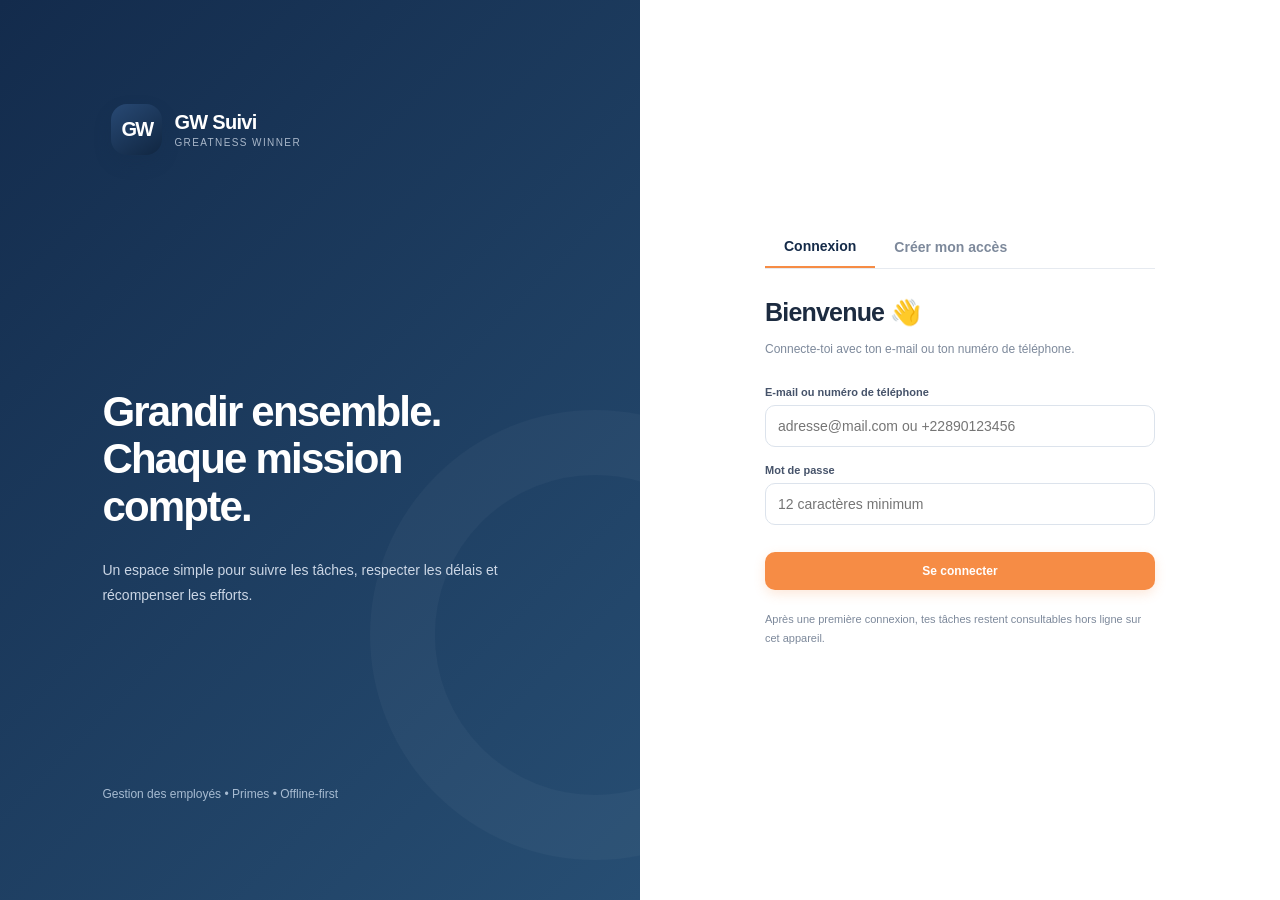
<file: index.html>
<!doctype html>
<html lang="fr">
<head>
  <meta charset="utf-8" />
  <meta name="viewport" content="width=device-width, initial-scale=1, viewport-fit=cover" />
  <meta name="theme-color" content="#172d4b" />
  <meta name="description" content="GW Suivi : gestion des employés, des tâches et des primes de performance, même hors connexion." />
  <link rel="icon" href="./icons/icon-192.png" type="image/png" />
  <link rel="apple-touch-icon" href="./icons/icon-192.png" />
  <link rel="manifest" href="./manifest.webmanifest" />
  <link rel="stylesheet" href="./styles.css" />
  <title>GW Suivi — Greatness Winner</title>
</head>
<body>
  <div id="app"><div class="boot-screen"><div class="brand-icon">GW</div><p>Ouverture de GW Suivi…</p></div></div>
  <script src="./config.js"></script>
  <script type="module" src="./app.js"></script>
</body>
</html>
</file>
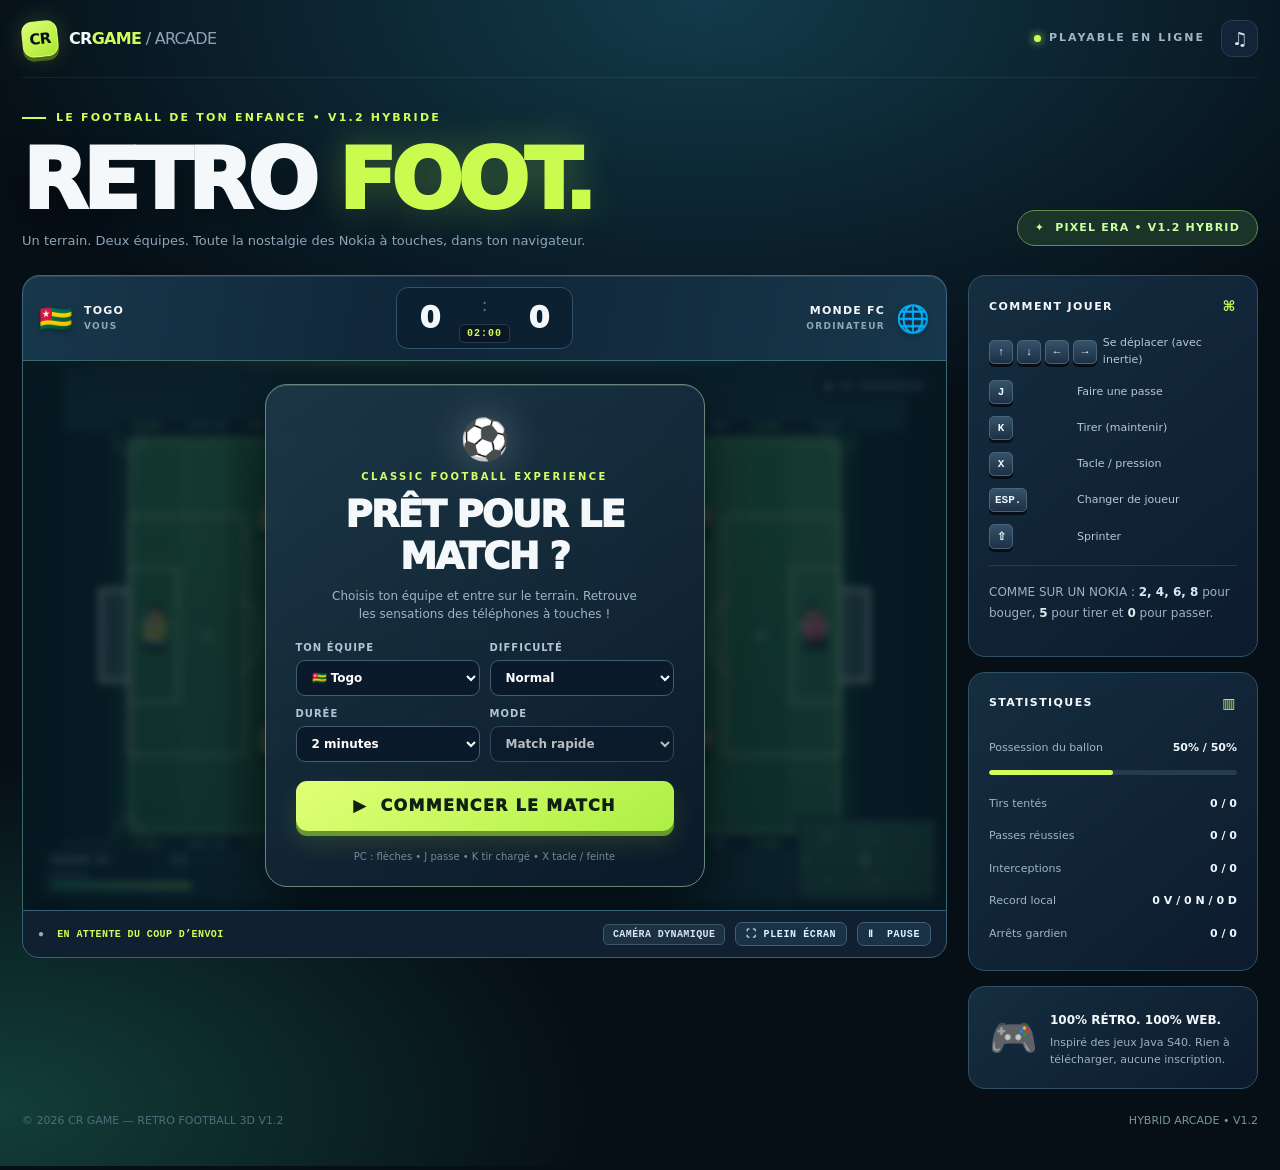
<file: docs/index.html>
<!doctype html>
<html lang="fr">
<head>
<meta charset="utf-8" />
<meta name="viewport" content="width=device-width, initial-scale=1, viewport-fit=cover" />
<meta name="theme-color" content="#0d2430" /><link rel="manifest" href="./manifest.webmanifest" />
<meta name="description" content="Retro Foot — un jeu de football HTML5 inspiré des classiques Nokia à touches. Jouez directement sur ordinateur ou téléphone." />
<title>RETRO FOOT V1.2 — CR GAME Arcade</title>
<style>
:root{--bg:#070e1a;--surface:#101c2d;--surface2:#142238;--stroke:#2a3c52;--white:#f4f8fb;--muted:#8ea5b8;--mint:#b9f74d;--blue:#64d5f9;--gold:#f8ca62;--red:#ff687a}
*{box-sizing:border-box}html{min-height:100%;background:var(--bg)}body{margin:0;color:var(--white);background:radial-gradient(ellipse 65% 45% at 50% -13%,#1c4a57 0%,transparent 80%),radial-gradient(ellipse 34% 30% at 98% 30%,#11284c 0%,transparent 100%),var(--bg);font-family:Inter,system-ui,-apple-system,BlinkMacSystemFont,"Segoe UI",sans-serif;line-height:1.5}[hidden]{display:none!important}button,select{font:inherit}button{cursor:pointer}button:focus-visible,select:focus-visible{outline:3px solid var(--blue);outline-offset:3px}button:disabled{cursor:not-allowed;opacity:.5}a{color:var(--mint)}.wrap{width:min(1380px,calc(100% - 44px));margin:0 auto}
.topbar{height:78px;border-bottom:1px solid #ffffff10;display:flex;align-items:center;justify-content:space-between;gap:20px}.brand{display:flex;align-items:center;gap:11px;font-weight:900;font-size:16px;letter-spacing:-.7px}.brand-mark{width:36px;height:36px;border:1px solid #e6fc95a3;display:grid;place-items:center;border-radius:11px;color:var(--bg);background:var(--mint);font-size:15px;transform:rotate(-5deg);box-shadow:0 0 24px #b9f74238}.brand span span{color:var(--mint)}.top-right{display:flex;align-items:center;gap:16px}.top-status{color:#a2b5c6;font-size:11px;font-weight:800;letter-spacing:2px}.live-dot{width:7px;height:7px;display:inline-block;background:var(--mint);border-radius:50%;box-shadow:0 0 9px #b9f74d;vertical-align:middle;margin-right:8px}.iconbtn{width:37px;height:37px;display:grid;place-items:center;color:#d9e9f7;background:#142438;border:1px solid var(--stroke);border-radius:11px;font-size:18px;transition:.2s}.iconbtn:hover{background:#203852}
.hero{display:flex;justify-content:space-between;align-items:end;padding:32px 0 25px;gap:18px}.eyebrow{font-size:11px;color:var(--mint);font-weight:800;letter-spacing:2.2px;display:flex;align-items:center;gap:10px}.eyebrow:before{content:"";height:2px;width:24px;background:var(--mint)}.hero h1{font-size:clamp(39px,6.8vw,76px);line-height:1.04;font-weight:1000;letter-spacing:-4.8px;margin:10px 0 7px;font-family:system-ui,Arial,sans-serif}.hero h1 em{font-style:normal;color:var(--mint);text-shadow:0 0 48px #b9f74d20}.subtitle{font-size:13px;color:var(--muted);margin:0;max-width:580px}.edition{border:1px solid #53716e;border-radius:100px;padding:9px 17px;color:#b9e7e5;font-size:11px;white-space:nowrap;font-weight:800;letter-spacing:1.2px;background:#102c3155;margin-bottom:4px}
.game-layout{display:grid;grid-template-columns:minmax(0,1fr) 290px;align-items:start;gap:21px}.game-main{min-width:0}.game-top{display:flex;align-items:center;justify-content:space-between;gap:12px;background:linear-gradient(120deg,#172b40,#101e2e);border:1px solid #3b5369;border-bottom:0;border-radius:18px 18px 0 0;padding:11px 16px;min-height:73px}.team{display:flex;align-items:center;gap:11px;min-width:130px}.team.away{justify-content:end}.flag{font-size:27px;line-height:1;filter:drop-shadow(0 2px 2px #0004)}.team-name{font-size:11px;letter-spacing:1.2px;font-weight:900}.team-type{font-size:9px;font-weight:800;color:var(--muted);letter-spacing:1.3px}.team.away .team-text{text-align:right}.scorebox{text-align:center;display:flex;align-items:center;gap:16px}.score{font-size:30px;font-weight:1000;font-variant-numeric:tabular-nums;line-height:1;min-width:26px}.score-sep{color:#617c8e;font-size:17px}.timer{display:block;color:var(--mint);background:#0a1623;border:1px solid #283d4c;border-radius:5px;font:700 10px ui-monospace,monospace;padding:3px 7px;letter-spacing:1px;margin-top:5px}.clock-column{min-width:49px}
.stage{height:auto;aspect-ratio:1.68;width:100%;position:relative;border:1px solid #3b5369;border-bottom:0;overflow:hidden;background:#071a13;isolation:isolate;touch-action:none}canvas{width:100%;height:100%;display:block;touch-action:none}.stage:after{content:"";position:absolute;inset:0;pointer-events:none;box-shadow:inset 0 0 90px #08151a90,inset 0 0 0 4px #ffffff06}.stage-shine{position:absolute;top:0;left:0;right:0;height:6px;background:linear-gradient(90deg,transparent,var(--mint),var(--blue),transparent);opacity:.45;pointer-events:none}.status-toast{position:absolute;left:50%;top:12px;transform:translateX(-50%);white-space:nowrap;max-width:90%;overflow:hidden;text-overflow:ellipsis;border:1px solid #faf6b866;background:#061b22dd;backdrop-filter:blur(8px);border-radius:30px;font-size:11px;color:#e0fbbd;letter-spacing:1px;font-weight:900;padding:7px 17px;z-index:2;transition:opacity .2s}.status-toast.hidden{opacity:0}
.game-overlay{position:absolute;inset:0;z-index:4;display:flex;align-items:center;justify-content:center;padding:16px;background:linear-gradient(120deg,#02101bdd,#091d2bcc);backdrop-filter:blur(6px)}.game-overlay.hidden{display:none}.overlay-panel{width:min(440px,100%);text-align:center;border:1px solid #546c83;background:linear-gradient(150deg,#16283cec,#0b1726f5);border-radius:22px;padding:24px 30px 22px;box-shadow:0 24px 90px #0009,0 0 55px #b9f74d10;position:relative}.overlay-kicker{color:var(--mint);font-weight:900;letter-spacing:2.4px;font-size:10px}.overlay-panel h2{font-size:clamp(26px,3vw,37px);font-weight:1000;letter-spacing:-1.6px;line-height:1.12;margin:10px 0}.overlay-desc{font-size:12px;color:#9eb4c9;margin:0 auto 17px;max-width:310px}.pixelball{font-size:40px;filter:drop-shadow(0 0 20px #ffffff44)}.menu-grid{display:grid;grid-template-columns:1fr 1fr;gap:10px;text-align:left;margin:13px 0 19px}.menu-grid label{font-size:10px;color:#b0c5d7;font-weight:800;letter-spacing:1px}.menu-grid select{display:block;margin-top:5px;width:100%;border:1px solid #435b73;background:#0a1a2a;border-radius:9px;color:white;padding:9px 11px;font-size:12px;outline:0}.primary{border:0;background:var(--mint);font-weight:1000;letter-spacing:1.3px;color:#102113;padding:13px 18px;border-radius:11px;box-shadow:0 5px 0 #688a29,0 12px 25px #b9f74722;transition:filter .18s,transform .15s}.primary:hover{filter:brightness(1.08)}.primary:active{transform:translateY(4px);box-shadow:0 1px 0 #688a29}.primary.large{width:100%}.overlay-hint{font-size:10px;color:#71899d;margin:18px 0 0}.overlay-secondary{background:transparent;color:#cfe1ec;border:1px solid #566c81;border-radius:9px;padding:10px 14px;margin-top:13px;font-size:11px;font-weight:800}
.game-bottom{display:flex;justify-content:space-between;gap:12px;align-items:center;background:#102031;border:1px solid #3b5369;border-radius:0 0 17px 17px;padding:11px 15px;color:#95acbe;font:700 10px ui-monospace,monospace;letter-spacing:.4px}.game-bottom b{color:var(--mint)}.bottom-right{display:flex;align-items:center;gap:10px}.mini-pill{background:#1c3244;border:1px solid #425766;padding:4px 9px;border-radius:5px;color:#d7e6f0}.pause-btn{border:1px solid #436074;background:#183247;color:#e4f2fc;border-radius:7px;padding:5px 10px;font-size:10px;font-weight:900;letter-spacing:.6px}.pause-btn:hover{background:#28485e}
.sidebar{display:flex;flex-direction:column;gap:15px}.panel{border:1px solid #2a4155;background:linear-gradient(145deg,#142236e8,#0d1829e8);border-radius:17px;padding:20px}.panel-title{display:flex;align-items:center;justify-content:space-between;font-weight:900;letter-spacing:1.4px;font-size:11px;margin:0 0 18px}.panel-title .symbol{color:var(--mint);font-size:14px}.panel p{font-size:12px;color:#9cb1c5;margin:0 0 13px}.control-row{display:flex;align-items:center;gap:12px;margin:12px 0}.keycaps{min-width:76px;display:flex;align-items:center;gap:4px}.keycap{font:800 11px ui-monospace,monospace;background:#23384d;box-shadow:0 2px 0 #080e17;border:1px solid #4b6475;border-radius:5px;min-width:24px;padding:5px;text-align:center;color:#f0f7fa}.control-desc{font-size:11px;color:#b9c7d3}.control-note{font-size:10px;color:#758b9d;line-height:1.7;margin-top:13px!important}.divider{height:1px;background:#263a50;margin:16px 0}.stat{display:flex;justify-content:space-between;gap:12px;padding:8px 0;font-size:11px;color:#9fb6c6}.stat strong{color:#f0f8ff;font-variant-numeric:tabular-nums}.progressbar{height:5px;background:#263c4e;border-radius:15px;margin:5px 0 13px;overflow:hidden}.progressbar>span{display:block;height:100%;background:var(--mint);width:50%;border-radius:15px;transition:width .2s}.vintage{display:flex;align-items:center;gap:12px}.phone{font-size:39px;line-height:1}.vintage p{margin:4px 0 0;line-height:1.5;font-size:11px}.vintage strong{font-size:12px}.footer{padding:24px 0 36px;color:#526c7c;font-size:11px;display:flex;justify-content:space-between;gap:20px}.footer span:last-child{color:#78979d}
.touch-controls{display:none;user-select:none;-webkit-user-select:none;touch-action:none}.joystick{touch-action:none;position:relative;flex-shrink:0;width:126px;height:126px;border:1px solid #3c5767;border-radius:50%;background:radial-gradient(circle,#2d4a53 0%,#172b3b 60%,#0b1d2b 100%);box-shadow:inset 0 0 20px #0006,0 12px 32px #0004}.joystick:before,.joystick:after{content:"";position:absolute;opacity:.38;background:#87b3bb}.joystick:before{width:2px;height:90px;top:18px;left:61px}.joystick:after{height:2px;width:90px;left:18px;top:61px}.joystick-knob{position:absolute;z-index:2;width:53px;height:53px;border-radius:50%;background:radial-gradient(circle at 35% 28%,#bce9b4,#699e74);border:2px solid #d2ffc5;box-shadow:0 3px 16px #0009,0 0 15px #b9f74d66;left:36px;top:36px;pointer-events:none;transition:transform .045s}.touch-action{border:1px solid #ffffff33;border-bottom:4px solid #0006;box-shadow:0 5px 18px #0003;touch-action:none;user-select:none;font-size:11px;font-weight:1000;letter-spacing:.6px}.touch-action:active,.touch-action.pressed{filter:brightness(1.24);transform:translateY(2px)}.touch-shoot{width:75px;height:75px;border-radius:50%;background:linear-gradient(135deg,#d6ff5d,#8ed322);color:#1a300c}.touch-pass{width:61px;height:61px;border-radius:50%;background:linear-gradient(135deg,#6fdbff,#2676ba);color:#ecf9ff}.touch-switch{width:55px;height:55px;border-radius:50%;background:linear-gradient(135deg,#374e69,#1e334a);color:#f4f9ff}.touch-sprint{width:75px;height:35px;border-radius:10px;background:#dd8453;color:#fff;border-bottom-width:3px}.touch-buttons{display:flex;align-items:center;gap:10px;justify-content:flex-end}.actions-secondary{display:flex;flex-direction:column;align-items:center;gap:9px}.touch-caption{font-size:10px;color:#748b9f;text-align:center;letter-spacing:1px;font-weight:800}.touch-sprint.active{background:#efb464}.shortcut-list{color:#9cb4c9;font:700 10px ui-monospace,monospace;letter-spacing:.2px}
@media(max-width:1100px){.game-layout{grid-template-columns:minmax(0,1fr) 250px}.wrap{width:min(1200px,calc(100% - 28px))}.panel{padding:15px}.hero h1{letter-spacing:-3px}}
@media(max-width:850px){.game-layout{grid-template-columns:1fr}.sidebar{display:grid;grid-template-columns:1fr 1fr;gap:12px;margin-top:5px}.sidebar .panel:last-child{grid-column:1/-1}.touch-controls{display:flex;justify-content:space-between;align-items:center;padding:20px 3px 16px;gap:5px}.stage{aspect-ratio:1.45}.hero{padding:20px 0 18px}}
@media(max-width:550px){.wrap{width:calc(100% - 22px)}.topbar{height:60px}.top-status{font-size:9px;letter-spacing:1px}.hero{display:block;padding:19px 2px 14px}.hero h1{font-size:46px;letter-spacing:-3.3px;margin:5px 0}.eyebrow{font-size:9px;letter-spacing:1.6px}.edition{display:none}.subtitle{font-size:11px;line-height:1.5}.team{min-width:0;gap:6px}.team-name{font-size:10px}.team-type{font-size:8px}.flag{font-size:21px}.score{font-size:24px}.scorebox{gap:9px}.game-top{padding:8px 11px;min-height:59px}.stage{aspect-ratio:.96}.game-bottom{padding:8px 10px;font-size:9px}.mini-pill{display:none}.sidebar{display:none}.touch-controls{padding:12px 3px 12px}.joystick{width:119px;height:119px}.joystick:before{height:86px;left:58px;top:16px}.joystick:after{width:86px;left:16px;top:58px}.joystick-knob{left:32.5px;top:32.5px}.touch-shoot{width:73px;height:73px}.touch-pass{width:56px;height:56px}.touch-switch{width:51px;height:51px}.touch-buttons{gap:7px}.touch-sprint{height:33px;width:72px}.overlay-panel{padding:19px 19px 18px}.overlay-panel h2{font-size:28px}.overlay-desc{font-size:11px;margin-bottom:12px}.menu-grid{margin:12px 0 15px}.footer{padding:14px 2px 24px;font-size:9px}.status-toast{font-size:9px}.brand{font-size:14px}}
@media(max-width:365px){.joystick{width:106px;height:106px}.joystick-knob{left:26.5px;top:26.5px}.joystick:before{left:52px;top:8px}.joystick:after{left:8px;top:52px}.touch-shoot{width:65px;height:65px}.touch-pass{width:51px;height:51px}.touch-switch{width:46px;height:46px}.touch-buttons{gap:5px}.overlay-panel h2{font-size:25px}}
@media(prefers-reduced-motion:reduce){*,*:before,*:after{transition-duration:0.01ms!important;animation-duration:0.01ms!important}}

/* RETRO FOOT — HYBRID ARCADE • refreshed v1.1 */
:root{--bg:#060e16;--surface:#112337;--mint:#d0fd57;--blue:#5adcf0;--gold:#f6d877}
body{background:radial-gradient(ellipse 75% 45% at 55% 0%,#123b4b 0%,transparent 80%),radial-gradient(ellipse 55% 35% at 0% 95%,#123e39 0%,transparent 85%),#060e16}
.brand-mark{background:linear-gradient(145deg,#ddff74,#a8e72e);transform:rotate(-6deg);box-shadow:0 4px 0 #4a6818,0 0 24px #d0fd5730}
.hero h1{font-size:clamp(45px,7vw,84px);text-shadow:0 10px 32px #0005}
.hero em{color:#c9fc4f!important;text-shadow:0 0 38px #bafa4545!important}
.edition{background:#1b342a;border-color:#618e4a;color:#ccffa3}
.game-top{background:linear-gradient(100deg,#18374b,#102538 46%,#18374b);border-color:#3a6680;box-shadow:inset 0 1px #ffffff17}
.scorebox{padding:5px 20px;border-radius:12px;background:#081b2b99;border:1px solid #30526a}
.stage{background:radial-gradient(ellipse at 50% 50%,#396b3f,#081c18);border-color:#3c6970}
.game-overlay{background:#061823bd;backdrop-filter:blur(4px)}
.overlay-panel{background:linear-gradient(145deg,#1c3748f7,#0b1928fa);border:1px solid #66887b;box-shadow:0 23px 65px #000a,inset 0 1px #ffffff22}
.overlay-kicker{color:#d5fd67}
.primary{background:linear-gradient(145deg,#e1ff77,#adf044);box-shadow:0 5px 0 #68982d,0 12px 25px #d5ff3d20}
.panel{border-color:#315266;background:linear-gradient(140deg,#152e40,#0c1b2d)}
.keycap{background:linear-gradient(#35536b,#1d3046);box-shadow:0 3px 0 #080e17}
.game-bottom{border-color:#376276}
.game-version{display:inline-flex;align-items:center;gap:7px;margin-left:12px;border:1px solid #6f8f6b;background:#203e316d;border-radius:100px;padding:3px 9px;color:#dcff86;font:900 10px ui-monospace,monospace;letter-spacing:.9px;vertical-align:middle}
.game-version:before{content:"";display:inline-block;width:5px;height:5px;border-radius:50%;background:#d3ff63;box-shadow:0 0 8px #d3ff63}
.match-hud{position:absolute;pointer-events:none;bottom:13px;left:14px;z-index:2;border:1px solid #7cebc44a;background:linear-gradient(120deg,#071e27e8,#123441e0);backdrop-filter:blur(3px);border-radius:11px;padding:8px 11px;width:167px;box-shadow:0 8px 24px #0008}
.match-hud-head{font:900 10px ui-monospace,monospace;color:#edfff0;letter-spacing:.8px;display:flex;justify-content:space-between;gap:7px}
.match-hud-head span:last-child{color:#a4dce2}
.match-hud-label{font:700 8px ui-monospace,monospace;letter-spacing:1px;color:#a3cbd3;margin:5px 0 3px}
.stamina-track{height:5px;background:#395164;border-radius:100px;overflow:hidden}
.stamina-fill{width:100%;height:100%;background:linear-gradient(90deg,#29d8a3,#d1fc59);transition:width .15s;border-radius:100px}
.focus-indicator{position:absolute;top:13px;right:13px;z-index:2;border:1px solid #ffffff3d;background:#081923cd;color:#ebf4fa;padding:6px 9px;border-radius:8px;font:800 9px ui-monospace,monospace;pointer-events:none;letter-spacing:1px}
.touch-action{transition:transform .08s,filter .08s;box-shadow:0 6px 18px #0008,inset 0 2px #ffffff66}
.touch-tackle{background:linear-gradient(140deg,#f7a96d,#ae5536);color:#201815;width:60px;height:60px;border-radius:50%;font-size:9px}
.touch-buttons{gap:7px}.touch-pass{background:linear-gradient(145deg,#82e9fa,#3a91c6)}
#fullscreenBtn{white-space:nowrap}
#fullscreenBtn:hover{border-color:#b9f74d}
@media(max-width:850px){.match-hud{width:137px;padding:6px 8px;bottom:9px;left:9px}.match-hud-head{font-size:9px}.touch-tackle{width:54px;height:54px}}
@media(max-width:550px){.hero h1{font-size:48px}.game-version{font-size:8px;margin-left:5px;padding:2px 6px}.scorebox{padding:3px 7px}.focus-indicator{top:8px;right:8px;font-size:7px}.match-hud{width:122px;bottom:7px;left:7px;padding:5px 7px}.touch-tackle{width:45px;height:45px;font-size:8px}.touch-pass{width:51px;height:51px}.touch-shoot{width:65px;height:65px}.touch-buttons{gap:5px}.touch-sprint{width:66px}.touch-switch{width:46px;height:46px}#fullscreenBtn{font-size:9px;padding:5px}}
@media(max-width:365px){.touch-tackle{width:40px;height:40px}.touch-pass{width:46px;height:46px}.touch-shoot{width:61px;height:61px}}

/* V1.2 • tactical football and landscape play */
#gameArea:fullscreen{background:#07131e;display:flex;flex-direction:column;padding:0;overflow:hidden}
#gameArea:fullscreen .stage{flex:1;aspect-ratio:auto;min-height:0}
#gameArea:fullscreen .game-top{border-radius:0;min-height:55px;flex-shrink:0}
#gameArea:fullscreen .game-bottom{border-radius:0;flex-shrink:0}
#gameArea:fullscreen .touch-controls{flex-shrink:0;padding:7px 16px;background:#081b2d;min-height:112px}
#gameArea:fullscreen .joystick{width:92px;height:92px}
#gameArea:fullscreen .joystick-knob{left:18px;top:18px}
#gameArea:fullscreen .joystick:before,#gameArea:fullscreen .joystick:after{display:none}
#gameArea:fullscreen .touch-caption{display:none}
@media(orientation:landscape) and (max-height:550px){.hero{padding:8px 0}.hero h1{font-size:35px}.topbar{height:44px}.game-top{min-height:50px}.stage{aspect-ratio:2.2}.touch-controls{padding:8px 3px}.joystick{width:92px;height:92px}.joystick-knob{left:18px;top:18px}.joystick:before,.joystick:after{display:none}}

/* Gameplay keeps every touch control on-screen on portrait phones. */
@media(max-width:550px){
 body.in-match .hero{display:none}
 body.in-match .topbar{height:48px}
 body.in-match .game-layout{margin-top:7px}
 body.in-match .stage{aspect-ratio:1.10}
 body.in-match .touch-controls{padding:9px 3px}
 body.in-match .footer{display:none}
}
@media(orientation:landscape) and (pointer:coarse){
 .touch-controls{display:flex;justify-content:space-between;align-items:center;padding:8px 12px}
 .sidebar{display:none}
}

/* Compact kickoff card keeps all menu controls visible on narrow phones. */
@media(max-width:550px){
 .game-overlay{padding:7px}
 .overlay-panel{padding:13px 16px 11px}
 .overlay-panel .pixelball{display:none}
 .overlay-panel h2{font-size:23px;margin:6px 0;letter-spacing:-.8px}
 .overlay-desc{font-size:10px;line-height:1.35;margin-bottom:8px}
 .menu-grid{gap:7px;margin:8px 0 12px}
 .menu-grid select{padding:7px 8px;margin-top:3px}
 .primary{padding:10px 12px}
 .overlay-hint{margin:8px 0 0;font-size:8px;line-height:1.35}
 .overlay-secondary{margin-top:7px;padding:7px 10px}
}
</style>
</head>
<body>
<div class="wrap">
  <header class="topbar">
    <div class="brand"><div class="brand-mark">CR</div><span>CR<span>GAME</span><span style="font-weight:500;color:#8ea5b8"> / ARCADE</span></span></div>
    <div class="top-right"><span class="top-status"><span class="live-dot"></span>PLAYABLE EN LIGNE</span><button class="iconbtn" id="soundBtn" type="button" aria-label="Désactiver le son" title="Activer/désactiver le son">♫</button></div>
  </header>
  <section class="hero">
    <div><div class="eyebrow">LE FOOTBALL DE TON ENFANCE • V1.2 HYBRIDE</div><h1>RETRO <em>FOOT.</em></h1><p class="subtitle">Un terrain. Deux équipes. Toute la nostalgie des Nokia à touches, dans ton navigateur.</p></div>
    <div class="edition">✦ &nbsp;PIXEL ERA • V1.2 HYBRID</div>
  </section>
  <main class="game-layout">
    <section class="game-main" id="gameArea" aria-label="Jeu de football">
      <div class="game-top">
        <div class="team home"><span id="homeFlag" class="flag">🇹🇬</span><div class="team-text"><div id="homeName" class="team-name">TOGO</div><div class="team-type">VOUS</div></div></div>
        <div class="scorebox"><span class="score" id="homeScore">0</span><div class="clock-column"><span class="score-sep">:</span><div class="timer" id="gameTimer">02:00</div></div><span class="score" id="awayScore">0</span></div>
        <div class="team away"><div class="team-text"><div class="team-name">MONDE FC</div><div class="team-type">ORDINATEUR</div></div><span class="flag">🌐</span></div>
      </div>
      <div class="stage" id="stage">
        <canvas id="field" aria-label="Terrain de football, match contre l'ordinateur" role="img"></canvas>
        <div class="stage-shine"></div><div class="focus-indicator" id="focusIndicator">◉ CONTRÔLE ACTIF</div><div class="match-hud" id="matchHud"><div class="match-hud-head"><span id="playerName">JOUEUR 04</span><span id="playerRole">MILIEU</span></div><div class="match-hud-label">ÉNERGIE</div><div class="stamina-track"><div class="stamina-fill" id="staminaFill"></div></div></div>
        <div class="status-toast hidden" id="toast" aria-live="polite"></div>
        <div class="game-overlay" id="overlay"><div class="overlay-panel">
          <div class="pixelball" id="overlayBall">⚽</div>
          <div class="overlay-kicker" id="overlayKicker">CLASSIC FOOTBALL EXPERIENCE</div>
          <h2 id="overlayTitle">PRÊT POUR LE MATCH ?</h2>
          <p class="overlay-desc" id="overlayDesc">Choisis ton équipe et entre sur le terrain. Retrouve les sensations des téléphones à touches !</p>
          <div class="menu-grid" id="menuGrid">
            <label>TON ÉQUIPE<select id="teamChoice"><option value="togo">🇹🇬 Togo</option><option value="france">🇫🇷 France</option><option value="brazil">🇧🇷 Brésil</option><option value="ghana">🇬🇭 Ghana</option></select></label>
            <label>DIFFICULTÉ<select id="difficultyChoice"><option value="easy">Facile</option><option value="normal" selected>Normal</option><option value="hard">Expert</option></select></label>
            <label>DURÉE<select id="durationChoice"><option value="120" selected>2 minutes</option><option value="180">3 minutes</option><option value="300">5 minutes</option></select></label>
            <label>MODE<select disabled aria-label="Mode de jeu"><option>Match rapide</option></select></label>
          </div>
          <button class="primary large" id="primaryBtn" type="button">▶ &nbsp;COMMENCER LE MATCH</button>
          <button class="overlay-secondary" id="secondaryBtn" type="button" hidden>↻ &nbsp;NOUVELLE PARTIE</button>
          <p class="overlay-hint" id="overlayHint">PC : flèches pour bouger • J pour passer • K pour tirer • X pour tacler</p>
        </div></div>
      </div>
      <div class="game-bottom"><span>● &nbsp;<b id="fieldStatus">EN ATTENTE DU COUP D'ENVOI</b></span><div class="bottom-right"><span class="mini-pill" id="cameraStatus">CAMÉRA DYNAMIQUE</span><button class="pause-btn" type="button" id="fullscreenBtn" aria-label="Afficher le jeu en plein écran">⛶ PLEIN ÉCRAN</button><button class="pause-btn" id="pauseBtn" type="button">Ⅱ &nbsp;PAUSE</button></div></div>
      <div class="touch-controls" aria-label="Commandes tactiles du jeu">
        <div><div class="joystick" id="joystick"><div class="joystick-knob" id="joystickKnob"></div></div><div class="touch-caption" style="margin-top:7px">DÉPLACEMENT</div></div>
        <div class="touch-buttons"><div class="actions-secondary"><button class="touch-action touch-switch" id="switchBtn" type="button">↔<span style="display:block;font-size:8px">JOUEUR</span></button><button class="touch-action touch-sprint" id="sprintBtn" type="button">⚡ SPRINTER</button></div><button class="touch-action touch-pass" id="passBtn" type="button">PASSE</button><button class="touch-action touch-tackle" id="tackleBtn" type="button">ACTION</button><button class="touch-action touch-shoot" id="shootBtn" type="button">TIR ⚽</button></div>
      </div>
    </section>
    <aside class="sidebar">
      <section class="panel"><h2 class="panel-title">COMMENT JOUER <span class="symbol">⌘</span></h2>
        <div class="control-row"><div class="keycaps"><span class="keycap">↑</span><span class="keycap">↓</span><span class="keycap">←</span><span class="keycap">→</span></div><span class="control-desc">Se déplacer (avec inertie)</span></div>
        <div class="control-row"><div class="keycaps"><span class="keycap">J</span></div><span class="control-desc">Faire une passe</span></div>
        <div class="control-row"><div class="keycaps"><span class="keycap">K</span></div><span class="control-desc">Tirer (maintenir)</span></div>
        <div class="control-row"><div class="keycaps"><span class="keycap">X</span></div><span class="control-desc">Tacle / pression</span></div><div class="control-row"><div class="keycaps"><span class="keycap">ESP.</span></div><span class="control-desc">Changer de joueur</span></div>
        <div class="control-row"><div class="keycaps"><span class="keycap">⇧</span></div><span class="control-desc">Sprinter</span></div>
        <div class="divider"></div><p class="control-note">COMME SUR UN NOKIA : <b style="color:#d8ebef">2, 4, 6, 8</b> pour bouger, <b style="color:#d8ebef">5</b> pour tirer et <b style="color:#d8ebef">0</b> pour passer.</p>
      </section>
      <section class="panel"><h2 class="panel-title">STATISTIQUES <span class="symbol">▥</span></h2>
        <div class="stat"><span>Possession du ballon</span><strong id="possText">50% / 50%</strong></div><div class="progressbar"><span id="possBar"></span></div>
        <div class="stat"><span>Tirs tentés</span><strong id="shotsText">0 / 0</strong></div>
        <div class="stat"><span>Passes réussies</span><strong id="passesText">0 / 0</strong></div>
        <div class="stat"><span>Interceptions</span><strong id="tacklesText">0 / 0</strong></div><div class="stat"><span>Record local</span><strong id="recordText">0 V / 0 N / 0 D</strong></div><div class="stat"><span>Arrêts gardien</span><strong id="savesText">0 / 0</strong></div>
      </section>
      <section class="panel"><div class="vintage"><div class="phone">🎮</div><div><strong>100% RÉTRO. 100% WEB.</strong><p>Inspiré des jeux Java S40. Rien à télécharger, aucune inscription.</p></div></div></section>
    </aside>
  </main>
  <footer class="footer"><span>© 2026 CR GAME — RETRO FOOTBALL 3D V1.2</span><span>HYBRID ARCADE • V1.2</span></footer>
</div>
<script>
'use strict';
(()=>{
const $=id=>document.getElementById(id);
const canvas=$('field'), ctx=canvas.getContext('2d',{alpha:false});
const dom={stage:$('stage'),overlay:$('overlay'),overlayBall:$('overlayBall'),overlayTitle:$('overlayTitle'),overlayDesc:$('overlayDesc'),overlayKicker:$('overlayKicker'),overlayHint:$('overlayHint'),menuGrid:$('menuGrid'),primary:$('primaryBtn'),secondary:$('secondaryBtn'),timer:$('gameTimer'),homeScore:$('homeScore'),awayScore:$('awayScore'),homeName:$('homeName'),homeFlag:$('homeFlag'),status:$('fieldStatus'),toast:$('toast'),pause:$('pauseBtn'),sound:$('soundBtn')};
const W=1200,H=760, field={x:95,y:100,w:1010,h:560}, cy=380,goalTop=315,goalBottom=445;
const teams={togo:{name:'TOGO',flag:'🇹🇬',kit:'#f4cf40',trim:'#41bf93',shorts:'#f2f4f3'},france:{name:'FRANCE',flag:'🇫🇷',kit:'#5b8bff',trim:'#f2f4f9',shorts:'#e6eaff'},brazil:{name:'BRÉSIL',flag:'🇧🇷',kit:'#ffe44f',trim:'#49bb85',shorts:'#328bdb'},ghana:{name:'GHANA',flag:'🇬🇭',kit:'#f7f8f5',trim:'#e5b141',shorts:'#cb3551'}};
const rival={kit:'#fb6072',trim:'#f4d2de',shorts:'#23375d'};
const rand=(a,b)=>a+Math.random()*(b-a),clamp=(v,a,b)=>Math.max(a,Math.min(b,v)),dist=(a,b)=>Math.hypot(a.x-b.x,a.y-b.y),norm=(x,y)=>{const d=Math.hypot(x,y);return d>0?{x:x/d,y:y/d}:{x:0,y:0}};
let audioCtx=null,soundOn=true;
const playSound=(freq=560,duration=.11,type='square',vol=.04)=>{if(!soundOn)return;try{audioCtx??=new(window.AudioContext||window.webkitAudioContext)();if(audioCtx.state==='suspended')audioCtx.resume();const osc=audioCtx.createOscillator(),gain=audioCtx.createGain();osc.type=type;osc.frequency.value=freq;gain.gain.setValueAtTime(vol,audioCtx.currentTime);gain.gain.exponentialRampToValueAtTime(.0001,audioCtx.currentTime+duration);osc.connect(gain).connect(audioCtx.destination);osc.start();osc.stop(audioCtx.currentTime+duration)}catch(e){}};
const whistle=()=>{playSound(870,.1);setTimeout(()=>playSound(1060,.16),110)};
let state='menu',players=[],ball={x:600,y:380,vx:0,vy:0,owner:null,lock:0,lastTeam:0,trail:[],shot:false,height:0,vh:0,pendingPass:null},controlled=null;
let score=[0,0],matchTime=120,timeLeft=120,aiLevel='normal',homeKit=teams.togo,stats={poss:[0,0],shots:[0,0],passes:[0,0],saves:[0,0],tackles:[0,0]};
let effects=[],popupTimer=0,freezeTimer=0,nextKickoff=0,firstKickoff=true,restartInfo=null,frameClock=0,cam={x:600,y:380},view={w:850,h:500,dpr:1},shake=0;
let touch={x:0,y:0},sprintTouch=false,shootHeld=false,shootCharge=0,keys=new Set(),touchShotPointer=null;

const recordKey='crgame.retrofoot.v12.record';
let record={win:0,draw:0,loss:0};
try{const r=JSON.parse(localStorage.getItem(recordKey)||'null');if(r&&Number.isFinite(r.win)&&Number.isFinite(r.draw)&&Number.isFinite(r.loss))record=r}catch(e){}
function saveRecord(){if(score[0]>score[1])record.win++;else if(score[0]<score[1])record.loss++;else record.draw++;try{localStorage.setItem(recordKey,JSON.stringify(record))}catch(e){}}
function setStatus(text){dom.status.textContent=text}
function toast(text,sec=2){dom.toast.textContent=text;dom.toast.classList.remove('hidden');popupTimer=sec}
function hideToast(){dom.toast.classList.add('hidden');popupTimer=0}
function updateHud(){dom.homeScore.textContent=score[0];dom.awayScore.textContent=score[1];const t=Math.max(0,Math.ceil(timeLeft));dom.timer.textContent=String(Math.floor(t/60)).padStart(2,'0')+':'+String(t%60).padStart(2,'0');const total=stats.poss[0]+stats.poss[1],pct=total?Math.round(stats.poss[0]/total*100):50;$('possText').textContent=`${pct}% / ${100-pct}%`;$('possBar').style.width=pct+'%';$('shotsText').textContent=stats.shots.join(' / ');$('passesText').textContent=stats.passes.join(' / ');$('savesText').textContent=stats.saves.join(' / ');$('tacklesText').textContent=stats.tackles.join(' / ');$('recordText').textContent=record.win+' V / '+record.draw+' N / '+record.loss+' D';if(controlled){$('playerName').textContent='JOUEUR '+String(controlled.no).padStart(2,'0');$('playerRole').textContent=controlled.role==='def'?'DÉF':controlled.role==='mid'?'MIL':controlled.role==='keeper'?'GAR':'ATT';$('staminaFill').style.width=Math.round(controlled.stamina)+'%';$('focusIndicator').textContent=ball.owner?.team===0?'◉ EN POSSESSION':'◇ EN DÉFENSE';$('tackleBtn').textContent=ball.owner?.team===0?'FEINTE':'TACLE'}}
function player(team,no,x,y,role){return {team,no,x,y,homeX:x,homeY:y,role,r:role==='keeper'?19:17,fx:team===0?1:-1,fy:0,run:0,controlTimer:0,decision:rand(.4,1.3),hasSaved:false,vx:0,vy:0,stamina:100,tackleCooldown:0,kickTime:0}}
function spawnPlayers(){const left=[[131,380,'keeper'],[298,222,'def'],[298,538,'def'],[495,380,'mid'],[665,235,'forward'],[665,525,'forward']];players=[];for(let team=0;team<2;team++)for(let i=0;i<left.length;i++){const [x,y,role]=left[i];players.push(player(team,i+1,team===0?x:W-x,y,role))}controlled=players[3]}
function resetBall(kickTeam=0){ball={x:600,y:380,vx:0,vy:0,owner:null,lock:0,lastTeam:kickTeam,trail:[],shot:false,height:0,vh:0,pendingPass:null};players.forEach(p=>{p.x=p.homeX;p.y=p.homeY;p.fx=p.team===0?1:-1;p.fy=0;p.decision=rand(.3,1);p.vx=p.vy=0;p.stamina=100;p.tackleCooldown=0;p.kickTime=0});const p=kickTeam===0?players[3]:players[9];p.x=kickTeam===0?575:625;p.y=380;ball.owner=p;controlled=players[3];cam.x=600;cam.y=380}
function initMatch(){document.body.classList.add('in-match');homeKit=teams[$('teamChoice').value]||teams.togo;dom.homeName.textContent=homeKit.name;dom.homeFlag.textContent=homeKit.flag;matchTime=Number($('durationChoice').value)||120;timeLeft=matchTime;aiLevel=$('difficultyChoice').value;score=[0,0];stats={poss:[0,0],shots:[0,0],passes:[0,0],saves:[0,0],tackles:[0,0]};restartInfo=null;effects=[];freezeTimer=0;firstKickoff=true;spawnPlayers();resetBall(0);state='playing';closeOverlay();setStatus('MATCH EN COURS');dom.pause.textContent='Ⅱ  PAUSE';toast('⚽ COUP D’ENVOI !',2);whistle();updateHud()}
function closeOverlay(){dom.overlay.classList.add('hidden')}
function openOverlay(mode){if(mode==='menu')document.body.classList.remove('in-match');state=mode;dom.overlay.classList.remove('hidden');dom.menuGrid.hidden=mode!=='menu';dom.secondary.hidden=mode==='menu';dom.overlayBall.textContent=mode==='ended'?(score[0]>score[1]?'🏆':score[0]===score[1]?'🤝':'⚽'):'⚽';if(mode==='menu'){dom.overlayKicker.textContent='CLASSIC FOOTBALL EXPERIENCE';dom.overlayTitle.textContent='PRÊT POUR LE MATCH ?';dom.overlayDesc.textContent='Choisis ton équipe et entre sur le terrain. Retrouve les sensations des téléphones à touches !';dom.primary.innerHTML='▶ &nbsp;COMMENCER LE MATCH';dom.overlayHint.textContent='PC : flèches • J passe • K tir chargé • X tacle / feinte'}else if(mode==='paused'){dom.overlayKicker.textContent='MI-TEMPS SUR LE TERRAIN';dom.overlayTitle.textContent='MATCH EN PAUSE';dom.overlayDesc.textContent='Reprends quand tu veux. Le chronomètre est arrêté.';dom.primary.innerHTML='▶ &nbsp;REPRENDRE LE MATCH';dom.overlayHint.textContent='Appuie sur P ou Échap pour reprendre'}else if(mode==='ended'){dom.overlayKicker.textContent='FIN DU TEMPS RÉGLEMENTAIRE';dom.overlayTitle.textContent=score[0]>score[1]?'VICTOIRE !':score[0]===score[1]?'MATCH NUL !':'DÉFAITE...';dom.overlayDesc.textContent=`${homeKit.name} ${score[0]} – ${score[1]} MONDE FC. ${score[0]>score[1]?'Bien joué, champion !':'Prêt pour la revanche ?'}`;dom.primary.innerHTML='↻ &nbsp;REJOUER';dom.overlayHint.textContent='Tu peux changer d’équipe ou de difficulté via Nouvelle partie'}setStatus(mode==='paused'?'MATCH EN PAUSE':mode==='ended'?'COUP DE SIFFLET FINAL':'EN ATTENTE DU COUP D’ENVOI')}
dom.primary.addEventListener('click',()=>{if(state==='menu'||state==='ended')initMatch();else if(state==='paused'){state='playing';closeOverlay();setStatus('MATCH EN COURS');dom.pause.textContent='Ⅱ  PAUSE';playSound()}});
dom.secondary.addEventListener('click',()=>{openOverlay('menu');hideToast()});
function togglePause(){if(state==='playing'){openOverlay('paused');dom.pause.textContent='▶  REPRENDRE'}else if(state==='paused'){state='playing';closeOverlay();setStatus('MATCH EN COURS');dom.pause.textContent='Ⅱ  PAUSE';playSound()}}
dom.pause.addEventListener('click',togglePause);dom.sound.addEventListener('click',()=>{soundOn=!soundOn;dom.sound.textContent=soundOn?'♫':'♩';dom.sound.setAttribute('aria-label',soundOn?'Désactiver le son':'Activer le son');if(soundOn)playSound(650)});
function isDown(...codes){return codes.some(c=>keys.has(c))}
function moveInput(){let x=touch.x,y=touch.y;if(isDown('ArrowLeft','KeyA','Digit4','Numpad4'))x-=1;if(isDown('ArrowRight','KeyD','Digit6','Numpad6'))x+=1;if(isDown('ArrowUp','KeyW','Digit2','Numpad2'))y-=1;if(isDown('ArrowDown','KeyS','Digit8','Numpad8'))y+=1;const len=Math.hypot(x,y);return len>1?{x:x/len,y:y/len}:{x,y}}
function sprinting(){return sprintTouch||isDown('ShiftLeft','ShiftRight','Digit3','Numpad3')}
window.addEventListener('keydown',e=>{const codes=['ArrowLeft','ArrowRight','ArrowUp','ArrowDown','Space','KeyJ','KeyK','KeyP','KeyR','Escape','ShiftLeft','ShiftRight','Digit0','Digit2','Digit3','Digit4','Digit5','Digit6','Digit8','Numpad0','Numpad2','Numpad3','Numpad4','Numpad5','Numpad6','Numpad8'];if(['SELECT','INPUT','BUTTON'].includes(document.activeElement?.tagName))return;if(codes.includes(e.code))e.preventDefault();if(e.repeat&&['Space','KeyJ','Digit0','Numpad0','KeyX','KeyL','Digit1','Numpad1','KeyP','Escape'].includes(e.code))return;keys.add(e.code);if(e.code==='KeyP'||e.code==='Escape')togglePause();if(state==='playing'){if(['KeyJ','Digit0','Numpad0'].includes(e.code))passBall();if(e.code==='Space')switchPlayer();if(['KeyX','KeyL','Digit1','Numpad1'].includes(e.code))tackleAction();if(['KeyK','Digit5','Numpad5'].includes(e.code)){shootHeld=true;shootCharge=Math.max(.02,shootCharge)}}if(state==='menu'&&e.code==='Enter')initMatch();if(state==='ended'&&e.code==='KeyR')initMatch()});
window.addEventListener('keyup',e=>{keys.delete(e.code);if(['KeyK','Digit5','Numpad5'].includes(e.code)&&shootHeld){shootBall();shootHeld=false;shootCharge=0}});
window.addEventListener('blur',()=>{keys.clear();touch.x=touch.y=0;sprintTouch=false;shootHeld=false;shootCharge=0;resetKnob();if(state==='playing')togglePause()});
$('fullscreenBtn').addEventListener('click',async()=>{try{if(document.fullscreenElement){await document.exitFullscreen()}else{await (document.getElementById('gameArea')||document.documentElement).requestFullscreen();if(screen.orientation?.lock)await screen.orientation.lock('landscape').catch(()=>{})}}catch(e){toast('PLEIN ÉCRAN NON DISPONIBLE',1)}});
const joystick=$('joystick'),knob=$('joystickKnob');let joyPointer=null;
function resetKnob(){knob.style.transform='translate(0px,0px)'}
function setJoystickFromEvent(e){const b=joystick.getBoundingClientRect(),cx=b.left+b.width/2,yy=b.top+b.height/2,r=b.width*.29;const x=clamp((e.clientX-cx)/r,-1,1),y=clamp((e.clientY-yy)/r,-1,1),n=norm(x,y),mag=Math.min(1,Math.hypot(x,y));touch.x=n.x*mag;touch.y=n.y*mag;knob.style.transform=`translate(${touch.x*r}px,${touch.y*r}px)`}
joystick.addEventListener('pointerdown',e=>{e.preventDefault();joyPointer=e.pointerId;joystick.setPointerCapture(e.pointerId);setJoystickFromEvent(e)});
joystick.addEventListener('pointermove',e=>{if(e.pointerId===joyPointer)setJoystickFromEvent(e)});
function joystickRelease(e){if(e.pointerId!==joyPointer)return;joyPointer=null;touch.x=touch.y=0;resetKnob()}
joystick.addEventListener('pointerup',joystickRelease);joystick.addEventListener('pointercancel',joystickRelease);joystick.addEventListener('lostpointercapture',()=>{joyPointer=null;touch.x=touch.y=0;resetKnob()});
$('passBtn').addEventListener('pointerdown',e=>{e.preventDefault();passBall();playSound(500,.06)});$('tackleBtn').addEventListener('pointerdown',e=>{e.preventDefault();tackleAction()});
$('switchBtn').addEventListener('pointerdown',e=>{e.preventDefault();switchPlayer();playSound(360,.07)});
const sprintBtn=$('sprintBtn');sprintBtn.addEventListener('pointerdown',e=>{e.preventDefault();sprintTouch=true;sprintBtn.classList.add('active');sprintBtn.setPointerCapture(e.pointerId)});for(const type of ['pointerup','pointercancel','lostpointercapture'])sprintBtn.addEventListener(type,()=>{sprintTouch=false;sprintBtn.classList.remove('active')});
const shootBtn=$('shootBtn');shootBtn.addEventListener('pointerdown',e=>{e.preventDefault();touchShotPointer=e.pointerId;shootHeld=true;shootCharge=.04;shootBtn.classList.add('pressed');shootBtn.setPointerCapture(e.pointerId)});function releaseTouchShoot(e){if(touchShotPointer===null||(e.pointerId!=null&&touchShotPointer!==e.pointerId))return;touchShotPointer=null;if(shootHeld)shootBall();shootHeld=false;shootCharge=0;shootBtn.classList.remove('pressed')}shootBtn.addEventListener('pointerup',releaseTouchShoot);shootBtn.addEventListener('pointercancel',releaseTouchShoot);shootBtn.addEventListener('lostpointercapture',releaseTouchShoot);
// Conserve uniquement les touches utiles au jeu et l'événement tactile, sans intercepter les autres interactions.
function switchPlayer(){if(state!=='playing')return;if(ball.owner?.team===0){controlled=ball.owner;return}const list=players.filter(p=>p.team===0&&p.role!=='keeper').sort((a,b)=>dist(a,ball)-dist(b,ball));if(list.length){const current=list.indexOf(controlled);controlled=list[(current+1)%Math.min(3,list.length)];toast(`JOUEUR N°${controlled.no}`,1)}}

function tackleAction(){
 if(state!=='playing'||!controlled||controlled.tackleCooldown>0)return;
 const p=controlled;
 p.tackleCooldown=.8;
 if(ball.owner?.team===0){
   p.kickTime=.22;
   const dir=moveInput();
   if(Math.hypot(dir.x,dir.y)>.2){p.x+=dir.x*15;p.y+=dir.y*15;keepInside(p)}
   p.stamina=Math.max(0,p.stamina-5);
   toast('FEINTE !',.55);playSound(590,.08);return;
 }
 const opponent=ball.owner?.team===1?ball.owner:null;
 if(opponent&&dist(p,opponent)<50){
   const error=dist(p,opponent)-20;
   const chance=clamp(.88-error*.008+(p.stamina-65)*.0017,.44,.9);
   if(Math.random()<chance){
     if(ball.pendingPass!==null)ball.pendingPass=null;
     takeover(p);stats.tackles[0]++;
     p.stamina=Math.max(0,p.stamina-8);
     toast('INTERCEPTION RÉUSSIE !',1.0);playSound(740,.12);
   }else{
     p.stamina=Math.max(0,p.stamina-15);
     p.vx*=.45;p.vy*=.45;
     toast('TACLE MANQUÉ',.65);playSound(170,.09);
   }
 }else if(!opponent&&dist(p,ball)<43){
   takeover(p);stats.tackles[0]++;toast('BALLON RÉCUPÉRÉ',.75);
 }else{
   const defender=nearest(0,ball);
   if(defender&&defender!==p){controlled=defender;toast('PRESSION !',.5)}
 }
}
function kick(p,dx,dy,power,isShot=false){
 const v=norm(dx,dy);if(!v.x&&!v.y)return;
 p.fx=v.x;p.fy=v.y;p.kickTime=.23;
 ball.x=p.x+v.x*23;ball.y=p.y+v.y*23;
 ball.vx=v.x*power;ball.vy=v.y*power;
 ball.owner=null;ball.lastTeam=p.team;ball.lock=.16;ball.shot=isShot;ball.trail=[];
 ball.height=0;ball.vh=isShot?rand(90,155):30;
 p.controlTimer=.22;
}
function passFrom(p){
 if(!p)return;
 const mates=players.filter(q=>q.team===p.team&&q!==p&&q.role!=='keeper');
 const input=p.team===0?moveInput():norm(-1,cy-p.y);
 const aimed=Math.hypot(input.x,input.y)>.1;
 const dir=aimed?input:{x:p.team===0?1:-1,y:0};
 let best=null,bestRating=-Infinity;
 for(const mate of mates){
   const distance=dist(p,mate);if(distance<76||distance>690)continue;
   const u=norm(mate.x-p.x,mate.y-p.y);
   const towards=u.x*dir.x+u.y*dir.y;
   const forward=(mate.x-p.x)*(p.team===0?1:-1);
   const covered=players.filter(e=>e.team!==p.team&&dist(e,mate)<100).length;
   const rating=towards*(aimed?225:110)+forward*.28-Math.abs(distance-235)*.24-covered*65+rand(-10,10);
   if(rating>bestRating){bestRating=rating;best=mate}
 }
 if(!best){kick(p,dir.x,dir.y,465);ball.pendingPass=p.team;return}
 const leadX=(best.vx||0)*.32,leadY=(best.vy||0)*.32;
 kick(p,best.x+leadX-p.x,best.y+leadY-p.y,clamp(dist(p,best)*1.7,410,630));
 ball.pendingPass=p.team;
 if(p.team===0){toast('PASSE EN PROFONDEUR !',.65);playSound(500,.08)}
 else playSound(230,.08)
}
function passBall(){if(state!=='playing')return;if(ball.owner?.team===0){passFrom(ball.owner)}else{switchPlayer();if(controlled&&dist(controlled,ball)<70){controlled.controlTimer=.25;toast('PRESSION !',.6)}}}
function shootFrom(p,charge=.35){
 if(!p)return;
 const side=p.team===0?1:-1;
 const dGoal=Math.abs((p.team===0?field.x+field.w:field.x)-p.x);
 const aim=p.team===0?moveInput():{x:-1,y:rand(-.3,.3)};
 // Distance and maximum charge increase error; aiming along the pitch helps.
 const baseErr=9+dGoal*.035+Math.max(0,charge-.78)*28;
 const accuracy=aiLevel==='easy'&&p.team===1?1.4:1;
 const yTarget=cy+(p.y-cy)*.15+aim.y*62+rand(-baseErr,baseErr)*accuracy;
 const xTarget=p.team===0?field.x+field.w+62:field.x-62;
 const direction=norm(xTarget-p.x,yTarget-p.y);
 kick(p,direction.x,direction.y,700+Math.min(1,charge)*260,true);
 stats.shots[p.team]++;
 shake=Math.max(shake,4);
 if(p.team===0){toast(charge>.67?'FRAPPE PUISSANTE !':'TIR CADRÉ ?',.8);playSound(325,.19,'sawtooth',.06)}
 else{toast('TIR ADVERSE !',.95);playSound(230,.2,'sawtooth',.038)}
}
function shootBall(){if(state!=='playing')return;if(ball.owner?.team===0){shootFrom(ball.owner,shootCharge)}else if(controlled&&dist(controlled,ball)<34){const n=norm(1100-controlled.x,cy-controlled.y);kick(controlled,n.x,n.y,680,true);stats.shots[0]++;playSound(350,.2)}}
function nearest(team,target,excludeKeeper=true){let found=null,dmin=Infinity;for(const p of players)if(p.team===team&&(!excludeKeeper||p.role!=='keeper')){const d=dist(p,target);if(d<dmin){found=p;dmin=d}}return found}
function moveToward(p,tx,ty,speed,dt){
 const dx=tx-p.x,dy=ty-p.y,dis=Math.hypot(dx,dy);
 const dir=dis>1?{x:dx/dis,y:dy/dis}:{x:0,y:0};
 const desired=Math.min(speed,dis*4);
 const smooth=Math.min(1,dt*(p.role==='keeper'?11:7));
 p.vx+=(dir.x*desired-p.vx)*smooth;
 p.vy+=(dir.y*desired-p.vy)*smooth;
 p.x+=p.vx*dt;p.y+=p.vy*dt;
 if(Math.hypot(p.vx,p.vy)>12){p.fx=p.vx/Math.hypot(p.vx,p.vy);p.fy=p.vy/Math.hypot(p.vx,p.vy);p.run+=dt*(6+speed/38)}else p.run+=dt;
}
function keepInside(p){p.x=clamp(p.x,field.x+15,field.x+field.w-15);p.y=clamp(p.y,field.y+13,field.y+field.h-13)}
function aiSpeed(p){return (p.role==='keeper'?118:p.team===0?162:aiLevel==='hard'?184:aiLevel==='easy'?130:158)}
function updatePlayers(dt){
 const owner=ball.owner,focus=owner||ball,input=moveInput();
 const chaser=[nearest(0,focus),nearest(1,focus)];
 const defenders=[0,1].map(team=>players.filter(p=>p.team===team&&p.role!=='keeper').sort((a,b)=>dist(a,focus)-dist(b,focus)));
 for(const p of players){
   const side=p.team===0?1:-1;
   if(p.role==='keeper'){
     const baseX=p.team===0?field.x+38:field.x+field.w-38;
     const inDanger=p.team===0?ball.x<field.x+320:ball.x>field.x+field.w-320;
     const targetY=clamp(ball.y+(ball.owner?0:ball.vy*.12),goalTop+18,goalBottom-18);
     moveToward(p,baseX+(inDanger?side*25:0),targetY,aiSpeed(p)*1.16,dt);
     keepInside(p);continue;
   }
   if(p.team===0&&p===controlled){
     const canSprint=p.stamina>6&&sprinting();
     const speed=canSprint?294:210;
     const smooth=Math.min(1,dt*(Math.hypot(input.x,input.y)>.03?11:8));
     p.vx+=(input.x*speed-p.vx)*smooth;
     p.vy+=(input.y*speed-p.vy)*smooth;
     p.x+=p.vx*dt;p.y+=p.vy*dt;
     if(Math.hypot(p.vx,p.vy)>9){const d=norm(p.vx,p.vy);p.fx=d.x;p.fy=d.y;p.run+=dt*(canSprint?18:12)}
     else p.run+=dt;
     keepInside(p);continue;
   }
   if(owner===p&&p.team===1){
     p.decision-=dt;
     const pressure=nearest(0,p),near=pressure?dist(pressure,p):999;
     const dangerX=field.x+field.w*.38;
     if(p.x<dangerX&&p.decision<=0){shootFrom(p,rand(.3,.78));p.decision=rand(.6,1);continue}
     const passLikelihood=aiLevel==='hard'?.74:aiLevel==='easy'?.28:.57;
     if((near<105||p.decision<-.35)&&Math.random()<passLikelihood&&p.decision<=0){
       passFrom(p);p.decision=rand(.7,1.35);continue;
     }
     const targetY=clamp(cy+(p.y-cy)*.44+(pressure?(p.y-pressure.y)*.15:0),field.y+65,field.y+field.h-65);
     moveToward(p,field.x+66,targetY,aiSpeed(p)*.94,dt);
     if(p.decision<=0)p.decision=rand(.45,.9);
     keepInside(p);continue;
   }
   // Formation blocks, supporting runs and marking: chase only 1-2 players.
   const defending=owner?.team!==p.team;
   const free=!owner;
   const rank=defenders[p.team].indexOf(p);
   let tx=p.homeX,ty=p.homeY,modifier=.85;
   const relative=ball.x-600;
   const lane=(ball.y-cy);
   if((defending||free)&&rank===0){
      const intercept=.16;
      tx=ball.x+(!owner?ball.vx*intercept:0);
      ty=ball.y+(!owner?ball.vy*intercept:0);
      modifier=1.1;
   }else if(defending&&rank===1&&owner?.team!==p.team){
      tx=owner?owner.x-side*65:ball.x-side*95;
      ty=owner?owner.y+(p.homeY>cy?65:-65):ball.y+(p.homeY>cy?90:-90);
      modifier=.95;
   }else if(defending){
      tx=p.homeX+relative*.29;
      ty=p.homeY+lane*.38;
   }else{
      // Stay goal-side, move into free lanes and offer passing triangles.
      const ahead=clamp((ball.x-p.homeX)*side,-75,240);
      tx=p.homeX+side*clamp(ahead*.40+60,-90,170);
      ty=p.homeY+lane*.23;
      if(owner){
        const covered=players.filter(q=>q.team!==p.team&&Math.abs(q.x-tx)<75&&Math.abs(q.y-ty)<70).length;
        if(covered)ty+=(p.homeY>cy?1:-1)*Math.min(75,covered*34);
      }
      modifier=.91;
   }
   tx=clamp(tx,field.x+22,field.x+field.w-22);
   ty=clamp(ty,field.y+24,field.y+field.h-24);
   moveToward(p,tx,ty,aiSpeed(p)*modifier,dt);
   keepInside(p);
 }
 // Solve player overlap so pressing stays legible in crowded situations.
 for(let i=0;i<players.length;i++)for(let j=i+1;j<players.length;j++){
   const a=players[i],b=players[j],dx=b.x-a.x,dy=b.y-a.y,distAB=Math.hypot(dx,dy);
   if(distAB>0.01&&distAB<29){const push=(29-distAB)*.20;a.x-=dx/distAB*push;a.y-=dy/distAB*push;b.x+=dx/distAB*push;b.y+=dy/distAB*push}
 }
}
function takeover(p){if(ball.pendingPass!==null&&ball.pendingPass===p.team)stats.passes[p.team]++;ball.pendingPass=null;if(p.role==='keeper'&&ball.shot){stats.saves[p.team]++;toast(p.team===0?'ARRÊT DU GARDIEN !':'QUEL ARRÊT !',1.2);playSound(190,.17)}ball.owner=p;ball.vx=0;ball.vy=0;ball.lock=.2;ball.shot=false;ball.lastTeam=p.team;p.decision=rand(.55,1.05);if(p.team===0&&p.role!=='keeper'){controlled=p}}

function setRestart(type,team,x,y){
 if(state!=='playing')return;
 restartInfo={type,team,x:clamp(x,field.x+22,field.x+field.w-22),y:clamp(y,field.y+22,field.y+field.h-22)};
 state='restart';freezeTimer=1.05;ball.owner=null;ball.vx=ball.vy=0;ball.height=0;ball.vh=0;ball.trail=[];ball.pendingPass=null;
 const word=type==='corner'?'CORNER !':type==='throw'?'TOUCHE !':'SORTIE DE BUT !';
 setStatus(word);toast(word,1);playSound(620,.11);
}
function resumeRestart(){
 const r=restartInfo;if(!r)return;restartInfo=null;
 const elig=players.filter(p=>p.team===r.team&&(r.type==='goalKick'?p.role==='keeper':p.role!=='keeper'));
 const p=elig.sort((a,b)=>dist(a,r)-dist(b,r))[0];
 if(!p){state='playing';return}
 p.x=r.x;p.y=r.y;p.vx=0;p.vy=0;p.fx=r.team===0?1:-1;p.fy=0;
 ball.x=p.x+p.fx*18;ball.y=p.y;ball.vx=ball.vy=0;ball.height=0;ball.vh=0;ball.lock=.18;ball.owner=p;ball.pendingPass=null;
 if(r.team===0&&p.role!=='keeper')controlled=p;
 state='playing';setStatus('MATCH EN COURS');toast('REPRISE DU JEU',.7);
}
function updateBall(dt){
 if(ball.lock>0)ball.lock-=dt;
 if(ball.owner){
   const p=ball.owner;ball.x=p.x+p.fx*20;ball.y=p.y+p.fy*20;
   ball.height=0;ball.vh=0;
   if(p.role==='keeper'){
     p.decision-=dt;
     if(p.decision<=0){passFrom(p);p.decision=.9}
   }
   return;
 }
 ball.trail.unshift({x:ball.x,y:ball.y,h:ball.height||0});
 if(ball.trail.length>11)ball.trail.pop();
 ball.x+=ball.vx*dt;ball.y+=ball.vy*dt;
 const friction=Math.exp(-1.08*dt);
 ball.vx*=friction;ball.vy*=friction;
 if(Math.hypot(ball.vx,ball.vy)<9)ball.vx=ball.vy=0;
 if(ball.height>0||ball.vh>0){
   ball.height=Math.max(0,ball.height+ball.vh*dt);
   ball.vh-=385*dt;
   if(ball.height===0){ball.vh=0}
 }
 const left=field.x,right=field.x+field.w,top=field.y,bottom=field.y+field.h;
 const inNet=ball.y>=goalTop+7&&ball.y<=goalBottom-7;
 if(ball.x>right+8){
   if(inNet&&ball.height<48){goal(0);return}
   const attacker=ball.lastTeam===0;
   setRestart(attacker?'goalKick':'corner',attacker?1:0,attacker?right-32:right-20,attacker?cy:(ball.y<cy?top+24:bottom-24));return;
 }
 if(ball.x<left-8){
   if(inNet&&ball.height<48){goal(1);return}
   const attacker=ball.lastTeam===1;
   setRestart(attacker?'goalKick':'corner',attacker?0:1,attacker?left+32:left+20,attacker?cy:(ball.y<cy?top+24:bottom-24));return;
 }
 if(ball.y<top-5||ball.y>bottom+5){
   setRestart('throw',1-ball.lastTeam,ball.x,ball.y<top?top+24:bottom-24);return;
 }
 if(ball.lock<=0){
   let receiver=null,minimum=Infinity;
   for(const p of players){
     const d=dist(p,ball),reach=p.role==='keeper'?30:22;
     if(d<reach&&d<minimum){receiver=p;minimum=d}
   }
   if(receiver)takeover(receiver);
 }
}
function goal(team){score[team]++;updateHud();freezeTimer=2.4;nextKickoff=1-team;state='goal';setStatus(team===0?'BUUUUUT POUR VOUS !':'BUT POUR MONDE FC');toast(team===0?'⚽ BUUUUUUT !!!':'⚽ BUT ADVERSE !',2.4);whistle();setTimeout(()=>{playSound(850,.25,'triangle',.08);playSound(1190,.4,'triangle',.08)},190);shake=17;for(let i=0;i<100;i++){effects.push({x:ball.x,y:ball.y,vx:rand(-230,230),vy:rand(-235,235),size:rand(3,8),life:rand(.5,1.4),c:i%3===0?'#bcfa51':i%3===1?'#5dd9f9':'#ffffff'})}}
function finishMatch(){timeLeft=0;saveRecord();updateHud();whistle();openOverlay('ended')}
let hudTick=0;
function update(dt){frameClock+=dt;for(const p of players){p.tackleCooldown=Math.max(0,p.tackleCooldown-dt);p.kickTime=Math.max(0,p.kickTime-dt);if(state==='playing'){const sprintingNow=p===controlled&&sprinting()&&Math.hypot(...Object.values(moveInput()))>.2;p.stamina=clamp(p.stamina+(sprintingNow?-19:9)*dt,0,100)}}if(popupTimer>0){popupTimer-=dt;if(popupTimer<=0)hideToast()}effects=effects.filter(p=>p.life>0);for(const p of effects){p.x+=p.vx*dt;p.y+=p.vy*dt;p.vy+=260*dt;p.life-=dt}shake*=Math.pow(.84,dt*60);
 if(state==='restart'){freezeTimer-=dt;if(freezeTimer<=0)resumeRestart();return}
 if(state==='goal'){freezeTimer-=dt;if(freezeTimer<=0){if(timeLeft<=0){finishMatch()}else{resetBall(nextKickoff);state='playing';setStatus('MATCH EN COURS');toast('REPRISE DU JEU',1.1)}}return}
 if(state!=='playing')return;
 timeLeft-=dt;if(timeLeft<=0){finishMatch();return}if(shootHeld)shootCharge=Math.min(1,shootCharge+dt*.85);
 updatePlayers(dt);updateBall(dt);
 if(ball.owner)stats.poss[ball.owner.team]+=dt;
 hudTick+=dt;if(hudTick>.22){hudTick=0;updateHud()}}
function roundedRect(x,y,w,h,r){ctx.beginPath();ctx.roundRect(x,y,w,h,r)}
function grassBase(){ctx.fillStyle='#0a2529';ctx.fillRect(0,0,W,H);
 // Decorative retro stadium, with checker lights and floodlights.
 for(let i=0;i<18;i++){const y=i*5;ctx.fillStyle=i%2?'#183a45':'#1e4953';ctx.fillRect(0,y,W,5);ctx.fillRect(0,H-y-5,W,5)}
 for(let i=0;i<255;i++){const x=(i*73)%W,y=14+Math.floor(i*37%66);ctx.fillStyle=['#c7e9f5','#9bd9b1','#f3ce85','#51889d'][i%4];ctx.globalAlpha=.25+(i%4)*.1;ctx.fillRect(x,y,2+(i%2),2);ctx.fillRect(x,H-y,2+(i%2),2)}ctx.globalAlpha=1;
 const surround=ctx.createLinearGradient(0,80,0,690);surround.addColorStop(0,'#0e3f32');surround.addColorStop(.5,'#063a2a');surround.addColorStop(1,'#104232');ctx.fillStyle=surround;roundedRect(72,78,1056,606,17);ctx.fill();
 const grad=ctx.createLinearGradient(field.x,field.y,field.x,field.y+field.h);grad.addColorStop(0,'#3e9a58');grad.addColorStop(.5,'#36874f');grad.addColorStop(1,'#2a7547');ctx.fillStyle=grad;ctx.fillRect(field.x,field.y,field.w,field.h);
 for(let i=0;i<14;i++){ctx.fillStyle=i%2?'#ffffff09':'#082c1912';ctx.fillRect(field.x+i*(field.w/14),field.y,field.w/14,field.h)}
 for(let i=0;i<27;i++){const x=field.x+(i*139)%field.w,y=field.y+(i*211)%field.h;ctx.fillStyle='#ffffff09';ctx.fillRect(x,y,21,4)}
 ctx.save();ctx.strokeStyle='#e0f6d0c9';ctx.lineWidth=3.2;ctx.strokeRect(field.x+2,field.y+2,field.w-4,field.h-4);const mid=field.x+field.w/2;ctx.beginPath();ctx.moveTo(mid,field.y+2);ctx.lineTo(mid,field.y+field.h-2);ctx.stroke();ctx.beginPath();ctx.arc(mid,cy,79,0,Math.PI*2);ctx.stroke();ctx.fillStyle='#f4ffe4';ctx.beginPath();ctx.arc(mid,cy,4,0,Math.PI*2);ctx.fill();
 // Penalty boxes.
 for(const side of [0,1]){const bx=side===0?field.x:field.x+field.w;const sign=side===0?1:-1;ctx.strokeRect(sign===1?bx:bx-165,cy-170,165,340);ctx.strokeRect(sign===1?bx:bx-69,cy-95,69,190);ctx.beginPath();ctx.arc(bx+sign*112,cy,4,0,Math.PI*2);ctx.fill();ctx.beginPath();if(side===0)ctx.arc(bx+112,cy,73,-.88,.88);else ctx.arc(bx-112,cy,73,Math.PI-.88,Math.PI+.88);ctx.stroke();}
 // Corner arcs.
 for(const x of [field.x,field.x+field.w])for(const y of [field.y,field.y+field.h]){ctx.beginPath();const start=x===field.x?0:Math.PI/2;const e=y===field.y?Math.PI/2:Math.PI*1.5;ctx.arc(x,y,20,0,Math.PI*2);ctx.strokeStyle='#d6f8db72';ctx.stroke()}ctx.restore();
 // Goals behind the goal line, with net grid.
 for(const side of [0,1]){const x=side===0?field.x-42:field.x+field.w;ctx.fillStyle='#dce9f233';ctx.fillRect(x,goalTop,42,goalBottom-goalTop);ctx.strokeStyle='#f6ffff';ctx.lineWidth=5;ctx.beginPath();ctx.moveTo(side===0?field.x:field.x+field.w,goalTop);ctx.lineTo(side===0?field.x-40:field.x+field.w+40,goalTop);ctx.lineTo(side===0?field.x-40:field.x+field.w+40,goalBottom);ctx.lineTo(side===0?field.x:field.x+field.w,goalBottom);ctx.stroke();ctx.strokeStyle='#e5f4f355';ctx.lineWidth=1.3;for(let i=1;i<6;i++){const xx=x+i*7;ctx.beginPath();ctx.moveTo(xx,goalTop);ctx.lineTo(xx,goalBottom);ctx.stroke()}for(let yy=goalTop+10;yy<goalBottom;yy+=11){ctx.beginPath();ctx.moveTo(x,yy);ctx.lineTo(x+42,yy);ctx.stroke()}}
 // Advertising boards.
 ctx.fillStyle='#112535';ctx.fillRect(77,76,1046,13);ctx.fillRect(77,671,1046,13);const ads=['CR GAME','RETRO FOOT','1990s ARCADE','PLAY • SCORE','CR GAME','CLASSIC'];ctx.textAlign='center';ctx.font='900 9px ui-monospace,monospace';for(let i=0;i<12;i++){ctx.fillStyle=i%2?'#85f4fa':'#b9f74d';const txt=ads[i%ads.length];ctx.fillText(txt,120+i*88,85);ctx.fillText(txt,120+i*88,680)}ctx.textAlign='left'}
function drawPlayer(p){
 const kit=p.team===0?homeKit:rival;
 ctx.save();ctx.translate(p.x,p.y);
 const run=Math.sin(p.run*2.4)*Math.min(5,Math.hypot(p.vx||0,p.vy||0)/45+1.2);
 const bodyTurn=clamp(p.fx,-1,1)*.09;
 ctx.fillStyle='#00231972';ctx.beginPath();ctx.ellipse(1,17,20,8,0,0,Math.PI*2);ctx.fill();
 if(p===controlled&&state!=='menu'){
   ctx.save();ctx.strokeStyle='#eaff71';ctx.lineWidth=3;ctx.setLineDash([14,5]);ctx.beginPath();ctx.ellipse(0,8,25,14,0,0,Math.PI*2);ctx.stroke();ctx.setLineDash([]);
   ctx.fillStyle='#eaff71';ctx.beginPath();ctx.moveTo(0,-57);ctx.lineTo(-10,-70);ctx.lineTo(10,-70);ctx.closePath();ctx.fill();
   ctx.restore();
 }
 ctx.rotate(bodyTurn);
 // Small legs and shoes swing with an arcade 3D-like bob.
 ctx.fillStyle='#101c28';roundedRect(-12,1+run,11,17,4);ctx.fill();roundedRect(2,1-run,11,17,4);ctx.fill();
 ctx.fillStyle='#ffffffcc';ctx.fillRect(-9,6+run,6,3);ctx.fillRect(5,6-run,6,3);
 ctx.fillStyle=kit.shorts;roundedRect(-14,-5,28,15,5);ctx.fill();
 ctx.fillStyle=kit.trim;roundedRect(-19,-21+run/2,9,18,4);ctx.fill();roundedRect(10,-21-run/2,9,18,4);ctx.fill();
 const torso=ctx.createLinearGradient(-14,-27,16,7);torso.addColorStop(0,'#ffffff7d');torso.addColorStop(.3,kit.kit);torso.addColorStop(.78,kit.kit);torso.addColorStop(1,'#00000088');
 ctx.fillStyle=torso;roundedRect(-15,-28,30,34,8);ctx.fill();
 ctx.lineWidth=1.4;ctx.strokeStyle='#00000037';ctx.stroke();
 ctx.fillStyle=kit.trim;ctx.fillRect(-13,-13,26,3);
 ctx.fillStyle='#ffffff';ctx.globalAlpha=.65;ctx.fillRect(-11,-26,8,2);ctx.globalAlpha=1;
 ctx.fillStyle=kit.kit==='#f7f8f5'?'#25314b':'#15213b';ctx.textAlign='center';ctx.font='900 12px ui-monospace,monospace';ctx.fillText(p.no,0,-2);
 // Head: scalp, skin highlights and ears with a subtly tilted 3D silhouette.
 ctx.fillStyle='#5f3f2a';ctx.beginPath();ctx.arc(0,-31,11,0,Math.PI*2);ctx.fill();
 const face=ctx.createRadialGradient(-3,-35,2,1,-30,13);face.addColorStop(0,'#ecc19a');face.addColorStop(.7,'#c78b60');face.addColorStop(1,'#855130');
 ctx.fillStyle=face;ctx.beginPath();ctx.arc(0,-32,9.5,0,Math.PI*2);ctx.fill();
 ctx.fillStyle='#1f2630';ctx.beginPath();ctx.arc(0,-35,9.2,Math.PI*1.04,Math.PI*1.98);ctx.fill();
 if(p.kickTime>0){ctx.strokeStyle='#f8ffb2bd';ctx.lineWidth=2;ctx.beginPath();ctx.arc(0,4,24,-.8,.45);ctx.stroke()}
 ctx.restore();
}
function drawBall(){
 const h=ball.height||0;
 for(let i=ball.trail.length-1;i>=0;i--){
   const t=ball.trail[i],alpha=(ball.trail.length-i)/ball.trail.length;
   ctx.fillStyle=`rgba(232,255,206,${alpha*.14})`;
   ctx.beginPath();ctx.arc(t.x,t.y-(t.h||0),3+alpha*3,0,Math.PI*2);ctx.fill();
 }
 ctx.fillStyle='#00221975';ctx.beginPath();ctx.ellipse(ball.x+3,ball.y+9,11-h*.10,5-h*.04,0,0,Math.PI*2);ctx.fill();
 ctx.save();ctx.translate(ball.x,ball.y-h);const r=8.5+Math.min(3,h*.04);
 ctx.fillStyle='#ffffff';ctx.beginPath();ctx.arc(0,0,r,0,Math.PI*2);ctx.fill();
 ctx.strokeStyle='#bed7d7';ctx.lineWidth=1.1;ctx.stroke();
 ctx.fillStyle='#22313c';ctx.beginPath();for(let i=0;i<5;i++){const a=i*Math.PI*2/5-.85;if(i===0)ctx.moveTo(Math.cos(a)*4,Math.sin(a)*4);else ctx.lineTo(Math.cos(a)*4,Math.sin(a)*4)}ctx.closePath();ctx.fill();
 for(let i=0;i<5;i++){const a=i*Math.PI*2/5;ctx.beginPath();ctx.arc(Math.cos(a)*6,Math.sin(a)*6,1.2,0,Math.PI*2);ctx.fill()}
 ctx.restore();
}
function drawAimAssist(){
 if(!shootHeld||state!=='playing'||!ball.owner||ball.owner.team!==0)return;
 const p=ball.owner,input=moveInput(),targetY=clamp(cy+(p.y-cy)*.15+input.y*62,goalTop-80,goalBottom+80),targetX=field.x+field.w+30;
 ctx.save();ctx.strokeStyle=shootCharge>.75?'#ffca81c9':'#deff8fc9';ctx.lineWidth=2;ctx.setLineDash([9,11]);ctx.beginPath();ctx.moveTo(p.x,p.y);ctx.lineTo(targetX,targetY);ctx.stroke();ctx.restore();
}
function drawEffects(){for(const p of effects){ctx.globalAlpha=clamp(p.life,0,1);ctx.fillStyle=p.c;ctx.fillRect(p.x,p.y,p.size,p.size)}ctx.globalAlpha=1}
function drawMiniMap(vw,vh){if(vw<280)return;const width=vw<600?91:134,height=width*.57,x=vw-width-12,y=vh-height-12;ctx.save();ctx.globalAlpha=.85;ctx.fillStyle='#061729d9';roundedRect(x-5,y-5,width+10,height+10,7);ctx.fill();ctx.fillStyle='#377a57';ctx.fillRect(x,y,width,height);ctx.strokeStyle='#edffff88';ctx.lineWidth=1;ctx.strokeRect(x,y,width,height);ctx.beginPath();ctx.moveTo(x+width/2,y);ctx.lineTo(x+width/2,y+height);ctx.stroke();for(const p of players){ctx.fillStyle=p.team===0?'#fadd62':'#ff7282';ctx.beginPath();ctx.arc(x+(p.x-field.x)/field.w*width,y+(p.y-field.y)/field.h*height,p===controlled?3.2:2.2,0,Math.PI*2);ctx.fill()}ctx.fillStyle='white';ctx.beginPath();ctx.arc(x+(ball.x-field.x)/field.w*width,y+(ball.y-field.y)/field.h*height,2.1,0,Math.PI*2);ctx.fill();ctx.restore()}
function drawCharge(vw,vh){if(!shootHeld||state!=='playing')return;const x=vw/2-52,y=vh-27;ctx.save();ctx.fillStyle='#09172ccc';roundedRect(x-7,y-8,118,24,12);ctx.fill();ctx.fillStyle='#344857';roundedRect(x,y,104,8,4);ctx.fill();ctx.fillStyle=shootCharge>.78?'#ffbb54':'#b9f74d';roundedRect(x,y,104*shootCharge,8,4);ctx.fill();ctx.fillStyle='white';ctx.font='800 10px ui-monospace,monospace';ctx.textAlign='center';ctx.fillText('PUISSANCE DE TIR',x+52,y-12);ctx.restore()}
function draw(){const vw=view.w,vh=view.h;ctx.setTransform(view.dpr,0,0,view.dpr,0,0);ctx.clearRect(0,0,vw,vh);ctx.fillStyle='#081a1e';ctx.fillRect(0,0,vw,vh);const zoom=vw<650?Math.max(.57,Math.min(.72,Math.min(vw/1200,vh/780)*1.28)):Math.min(.9,Math.min(vw/1200,vh/780));const follow=(state==='menu'||state==='ended')?{x:600,y:380}:ball.owner?.team===0?{x:ball.x*.65+controlled.x*.35,y:ball.y*.65+controlled.y*.35}:ball;const halfX=vw/zoom/2,halfY=vh/zoom/2;const wantX=clamp(follow.x,Math.min(halfX,W/2),Math.max(W-halfX,W/2));const wantY=clamp(follow.y,Math.min(halfY,H/2),Math.max(H-halfY,H/2));cam.x+=(wantX-cam.x)*.115;cam.y+=(wantY-cam.y)*.115;
 ctx.save();const sx=shake>1?rand(-shake,shake):0,sy=shake>1?rand(-shake/2,shake/2):0;ctx.translate(vw/2-cam.x*zoom+sx,vh/2-cam.y*zoom+sy);ctx.scale(zoom,zoom);grassBase();const ordered=[...players].sort((a,b)=>a.y-b.y);for(const p of ordered)drawPlayer(p);drawAimAssist();drawBall();drawEffects();ctx.restore();drawMiniMap(vw,vh);drawCharge(vw,vh);
 if(state==='goal'){ctx.fillStyle='#ffffff17';ctx.fillRect(0,0,vw,vh)} }
function resize(){const r=canvas.getBoundingClientRect();if(!r.width||!r.height)return;view.w=r.width;view.h=r.height;view.dpr=Math.min(2,window.devicePixelRatio||1);canvas.width=Math.round(view.w*view.dpr);canvas.height=Math.round(view.h*view.dpr)}
window.addEventListener('resize',resize);document.addEventListener('visibilitychange',()=>{if(document.hidden&&state==='playing')togglePause()});if('ResizeObserver'in window)new ResizeObserver(resize).observe(dom.stage);
let last=0;function loop(t){const dt=Math.min(.035,Math.max(0,(t-last)/1000||0));last=t;update(dt);draw();requestAnimationFrame(loop)}
Object.defineProperty(window,'retroFootStatus',{get:()=>({state,score:[...score],timeLeft,player:controlled?.no,ball:{x:ball.x,y:ball.y,owner:ball.owner?.team??null},players:players.length,stats:{...stats}})});
spawnPlayers();resetBall(0);resize();updateHud();openOverlay('menu');requestAnimationFrame(loop);
})();

</script>
<script>if('serviceWorker' in navigator&&location.protocol!=='file:'){navigator.serviceWorker.register("./sw.js").catch(()=>{})}</script>
</body></html>
</file>
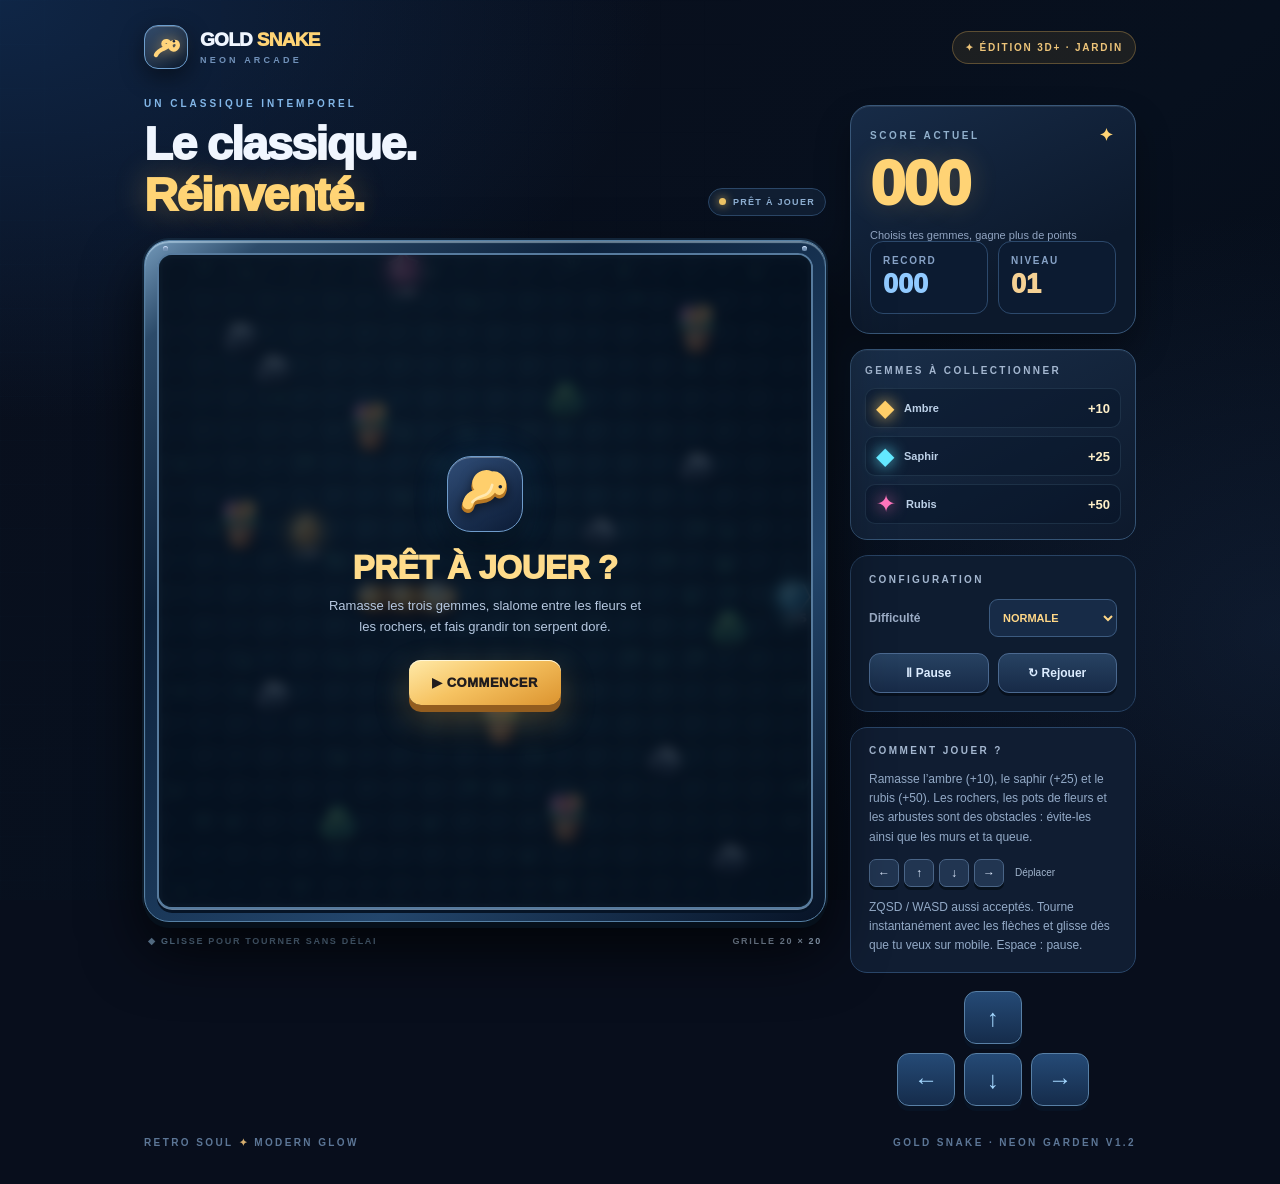
<file: gold-snake-3d/index.html>
<!doctype html>
<html lang="fr">
<head>
  <meta charset="UTF-8">
  <meta name="viewport" content="width=device-width, initial-scale=1, viewport-fit=cover">
  <meta name="theme-color" content="#070c18">
  <meta name="description" content="Gold Snake 3D+ : jardin d’arcade en relief, rochers et fleurs, trois gemmes bonus, contrôles instantanés.">
  <title>GOLD SNAKE 3D+ — Neon Garden</title>
  <style>
    :root{--bg:#070c18;--panel:#101d32;--gold:#ffd475;--gold-deep:#bc8333;--blue:#6dbfff;--muted:#8198b9;--line:#2a466a;--white:#f0f6ff;color-scheme:dark}
    *{box-sizing:border-box}
    body{margin:0;min-height:100svh;font-family:Inter,ui-sans-serif,-apple-system,BlinkMacSystemFont,"Segoe UI",sans-serif;background:#080e1c;color:var(--white);overflow-x:hidden}
    body::before{position:fixed;content:"";inset:0;z-index:-1;pointer-events:none;background:radial-gradient(ellipse 60% 55% at 0% 0%,#16407577,transparent 85%),radial-gradient(ellipse 48% 58% at 100% 70%,#24416b47,transparent 80%),linear-gradient(140deg,#090f1d 10%,#07101e 55%,#050913 100%)}
    body::after{position:fixed;content:"";inset:0;z-index:-1;pointer-events:none;opacity:.19;background-image:linear-gradient(#5c8ec314 1px,transparent 1px),linear-gradient(90deg,#5c8ec314 1px,transparent 1px);background-size:44px 44px;mask-image:linear-gradient(90deg,black,transparent 80%)}
    .shell{max-width:1040px;margin:0 auto;padding:25px 24px 36px}
    .topbar{display:flex;align-items:center;justify-content:space-between;gap:12px;margin-bottom:29px}
    .brand{display:flex;align-items:center;gap:12px}
    .brand-mark{height:44px;width:44px;display:grid;place-items:center;border-radius:14px;background:linear-gradient(145deg,#344d6d,#0d1b2e);border:1px solid #6c9ece;box-shadow:0 8px 23px #0007,inset 0 1px #ffffff3b;color:#ffd779}
    .brand-mark svg{width:31px;height:31px;filter:drop-shadow(0 0 7px #ffc96a88)}
    .brand-name{font-size:19px;font-weight:1000;letter-spacing:-.7px;line-height:1.12}.brand-name span{color:var(--gold)}
    .brand-sub{display:block;font-size:9px;letter-spacing:3.2px;font-weight:750;color:#7191b9;margin-top:4px}
    .version{color:#edc479;font-size:10px;font-weight:800;letter-spacing:1.8px;padding:10px 12px;background:#b1843920;border:1px solid #b9934e69;border-radius:50px;white-space:nowrap}
    .layout{display:grid;grid-template-columns:minmax(0, 1fr) 286px;gap:24px;align-items:start}
    .heading-row{display:flex;align-items:end;justify-content:space-between;gap:8px;margin-bottom:19px}
    .eyebrow{color:#83b7e8;letter-spacing:3px;font-weight:850;font-size:10px}
    h1{font-size:clamp(32px,4.4vw,47px);line-height:1.08;margin:10px 0 0;letter-spacing:-1.8px;font-weight:1000}h1 em{color:var(--gold);font-style:normal;text-shadow:0 0 32px #ffca6250}
    .status{display:flex;align-items:center;gap:7px;color:#8eafd2;border:1px solid #2b4768;background:#101e32;font-size:9px;font-weight:900;letter-spacing:1.3px;border-radius:20px;padding:8px 10px;white-space:nowrap;margin-bottom:5px}
    .status i{width:7px;height:7px;background:#edc365;box-shadow:0 0 10px #edc365;display:inline-block;border-radius:50%}.status.running i{background:#49e3ab;box-shadow:0 0 11px #49e3ab}
    .board-bezel{padding:12px;border-radius:25px;background:linear-gradient(135deg,#233a59 0%,#13243b 20%,#172d4b 55%,#0b1628 100%);box-shadow:0 32px 60px #0009,inset 0 1px 1px #ffffff55,0 0 0 1px #3d618b;position:relative}
    .board-bezel:before,.board-bezel:after{content:"";position:absolute;width:5px;height:5px;border-radius:50%;background:#7290b3;box-shadow:inset 0 1px 1px #d5e5ff;z-index:2;top:5px}.board-bezel:before{left:18px}.board-bezel:after{right:18px}
    .board{position:relative;width:100%;aspect-ratio:1;overflow:hidden;border-radius:15px;border:2px solid #294868;background:#0c2138;box-shadow:inset 0 0 28px #000b,0 1px 0 #7899b5}
    #game{display:block;width:100%;height:100%;touch-action:none;user-select:none}
    .glass{position:absolute;pointer-events:none;inset:0;background:linear-gradient(144deg,#d4eeff0c,transparent 28%,transparent 68%,#00000022);border-radius:inherit;box-shadow:inset 0 0 32px #020610aa}
    .overlay{position:absolute;inset:0;z-index:3;display:grid;place-items:center;padding:18px;background:#06101fc8;backdrop-filter:blur(6px);-webkit-backdrop-filter:blur(6px)}.overlay.hidden{display:none}
    .modal{text-align:center;max-width:320px;animation:fadeup .22s ease-out}.modal-orb{width:76px;height:76px;margin:0 auto 18px;border-radius:24px;background:linear-gradient(145deg,#304d77,#0b1b35);border:1px solid #6f9ccb;display:grid;place-items:center;box-shadow:inset 0 1px #ffffff4e,0 17px 30px #0006,0 0 36px #2579cd33}
    .modal-orb svg{width:54px;height:54px;filter:drop-shadow(0 3px 6px #0008)}.modal h2{font-size:clamp(23px,5vw,33px);line-height:1.1;margin:0 0 10px;font-weight:1000;letter-spacing:-.6px;color:#ffdc8b}.modal p{font-size:13px;line-height:1.6;color:#b6c8e0;margin:0 auto 22px}
    .primary{border:0;border-radius:12px;background:linear-gradient(155deg,#ffeaa9 0%,#f6c362 45%,#dc942f 100%);color:#201c1e;font-weight:1000;letter-spacing:.5px;font-size:13px;padding:15px 23px;cursor:pointer;box-shadow:inset 0 1px #fff6d7,0 7px 0 #935d1f,0 14px 35px #daa13e4a;transition:transform .12s,box-shadow .12s}.primary:active{transform:translateY(4px);box-shadow:inset 0 1px #fff6d7,0 3px 0 #935d1f,0 8px 22px #daa13e4a}
    .board-caption{display:flex;justify-content:space-between;color:#6e8eac;text-transform:uppercase;letter-spacing:1.7px;font-weight:700;font-size:9px;margin:14px 4px 0}.board-caption b{color:#a9bed7;font-weight:800}
    .side{padding-top:7px;display:flex;flex-direction:column;gap:15px}
    .score-card{border:1px solid #385779;border-radius:20px;padding:19px;background:linear-gradient(155deg,#172b47,#0c192c 70%);box-shadow:0 18px 35px #0005,inset 0 1px #ffffff16}
    .score-label{display:flex;align-items:center;justify-content:space-between;font-size:10px;letter-spacing:2.6px;color:#91b0cc;font-weight:850}.score-label .icon{font-size:17px;color:var(--gold)}
    .score-value{margin:6px 0 14px;color:#ffd375;font-size:clamp(46px,5vw,63px);font-weight:1000;letter-spacing:-2px;line-height:1;font-variant-numeric:tabular-nums;text-shadow:0 0 28px #ffc45733}.score-caption{font-size:11px;color:#91a4c1;margin-top:2px}
    .mini-stats{display:grid;grid-template-columns:1fr 1fr;gap:10px}.mini{padding:13px 12px;background:#0c1b31;border:1px solid #2c496c;border-radius:13px}.mini span{font-size:10px;letter-spacing:1.7px;font-weight:800;color:#87a2c6;display:block}.mini strong{display:block;font-size:27px;font-weight:1000;color:#91caff;margin-top:3px;font-variant-numeric:tabular-nums}.mini:last-child strong{color:#f5d194}
    .settings{background:#0e1c30;border:1px solid #284364;border-radius:18px;padding:18px}.section-label{margin:0 0 14px;font-size:10px;letter-spacing:2.4px;color:#a4b7d0;font-weight:900}
    .speed-select{display:flex;align-items:center;justify-content:space-between;gap:8px}.speed-select label{color:#9cadc6;font-size:12px;font-weight:700}select{min-width:128px;border:1px solid #3c5b80;border-radius:9px;background:#172b47;color:#ffd787;padding:11px 9px;outline:none;font-size:11px;font-weight:900;cursor:pointer}
    .action-row{display:grid;grid-template-columns:1fr 1fr;gap:9px;margin-top:16px}.secondary{background:linear-gradient(#274262,#172a47);border:1px solid #4b6990;border-radius:11px;color:#dcecff;padding:12px 4px;cursor:pointer;font-weight:850;font-size:12px;box-shadow:0 3px 0 #07101d}.secondary:active{transform:translateY(2px);box-shadow:0 1px 0 #07101d}
    .howto{background:#101d32;border:1px solid #2a4669;border-radius:17px;padding:17px 18px;color:#93aac7}.howto p{font-size:12px;line-height:1.6;margin:0}.keyrow{display:flex;align-items:center;gap:5px;margin:12px 0 11px}.key{display:grid;place-items:center;width:30px;height:28px;border:1px solid #4a6587;background:#213551;border-radius:7px;box-shadow:0 3px 0 #07111d;color:#e0ecff;font-size:12px;font-weight:850}.keytext{margin-left:6px;color:#a0b4cc;font-size:10px}
    .pad{display:grid;grid-template-columns:repeat(3,58px);gap:9px;justify-content:center;margin:3px auto 0;touch-action:manipulation;user-select:none}.pad button{width:58px;height:53px;font-size:24px;border-radius:12px;color:#a5d8ff;background:linear-gradient(#254a76,#152c4b);box-shadow:0 5px 0 #081324;border:1px solid #5880a6;font-weight:900;touch-action:none;cursor:pointer}.pad button:active{transform:translateY(3px);box-shadow:0 2px 0 #081324}.up{grid-column:2;grid-row:1}.left{grid-column:1;grid-row:2}.down{grid-column:2;grid-row:2}.right{grid-column:3;grid-row:2}
    .footer{display:flex;justify-content:space-between;gap:12px;margin-top:31px;font-size:10px;letter-spacing:2.4px;font-weight:750;color:#5c7696;text-transform:uppercase}.footer span{color:#d6ae6f}
    @keyframes fadeup{from{opacity:0;transform:translateY(8px)}to{opacity:1;transform:translateY(0)}}
    @media(max-width:800px){.shell{max-width:610px;padding:18px 16px 32px}.topbar{margin-bottom:18px}.layout{grid-template-columns:1fr;gap:17px}.side{padding-top:0;display:grid;grid-template-columns:1fr 1fr;gap:12px}.score-card{grid-column:1/-1}.settings,.howto{grid-column:1/-1}.score-card{display:grid;grid-template-columns:1fr auto;column-gap:13px}.score-card>.score-label,.score-card>.score-value,.score-card>.score-caption{grid-column:1}.score-card>.mini-stats{grid-column:2;grid-row:1/4;align-self:stretch}.score-value{font-size:49px;margin:4px 0}.score-caption{margin:0}.mini-stats{min-width:158px}.mini strong{font-size:23px}.settings{display:grid;grid-template-columns:1fr 1fr;align-items:center;gap:7px 14px}.settings .section-label{grid-column:1/-1;margin:0 0 6px}.settings .action-row{margin:0}.howto{display:none}.pad{margin-top:2px}}
    @media(max-width:480px){.shell{padding:16px 13px 26px}.brand-mark{height:39px;width:39px}.brand-name{font-size:17px}.version{font-size:8px;padding:8px 9px;letter-spacing:.6px}.brand-sub{font-size:8px;letter-spacing:2.2px}.heading-row{margin-bottom:13px}.eyebrow{font-size:9px}.status{font-size:8px;padding:6px}.board-bezel{padding:8px;border-radius:19px}.board{border-radius:12px}.score-card{padding:14px;border-radius:16px}.score-value{font-size:42px}.mini{padding:10px 9px}.mini-stats{min-width:145px}.mini strong{font-size:21px}.score-label{font-size:9px}.settings{display:block;padding:14px}.settings .section-label{margin-bottom:11px}.speed-select select{min-width:155px}.action-row{margin-top:12px!important}.footer{font-size:8px;letter-spacing:1.3px}}
    @media(prefers-reduced-motion:reduce){.modal{animation:none}.primary,.secondary{transition:none}}

    /* Neon Garden 1.2: profondes moulures et légende des gemmes. */
    .board-bezel{border:1px solid #5680a4;background:linear-gradient(140deg,#7399ba 0%,#2c4b6a 8%,#0d223c 30%,#23466c 70%,#071326 100%);box-shadow:0 6px 0 #06101b,0 29px 60px #000b,0 0 0 2px #152a41,inset 0 2px 1px #d5f0ff75}
    .board{border:2px solid #577b9e;box-shadow:inset 0 0 20px #000b,0 1px #b9dcff8a,0 4px 0 #061426}
    .gem-guide{background:linear-gradient(152deg,#192e49,#0d192c);border:1px solid #355475;border-radius:17px;padding:15px 14px;box-shadow:inset 0 1px #ffffff0b}
    .gem-guide .section-label{margin-bottom:12px}
    .gems{display:flex;flex-direction:column;gap:8px}
    .gems>div{display:flex;align-items:center;gap:10px;background:#08162873;border:1px solid #35516a6b;border-radius:10px;padding:7px 10px}
    .gems strong{flex:1;font-size:11px;font-weight:770;color:#bdd1e8}
    .gems b{font-size:13px;color:#fff0c9;font-variant-numeric:tabular-nums}
    .gem-symbol{font-size:24px;filter:drop-shadow(0 0 8px currentColor);line-height:1}
    .gem-symbol.amber{color:#ffce68}.gem-symbol.aqua{color:#63e8ff}.gem-symbol.violet{color:#ff75bc}
    @media(max-width:800px){.gem-guide{grid-column:1/-1}.gems{flex-direction:row}.gems>div{flex:1;min-width:0;padding:8px 6px;gap:5px}.gems strong{font-size:10px}.gems b{font-size:12px}.gem-symbol{font-size:18px}}
    @media(max-width:410px){.gems strong{font-size:9px}.gems b{font-size:11px}.gems>div{padding:6px 4px;gap:3px}}
  </style>
</head>
<body>
  <main class="shell">
    <header class="topbar">
      <div class="brand"><div class="brand-mark" aria-hidden="true"><svg viewBox="0 0 50 50" fill="none"><path d="M8 37c6-12 18-9 21-16 3-7-9-9-9-2 0 3 3 4 5 4 5 0 7-7 13-7 6 0 7 7 2 11-4 3-9 0-8-4" stroke="#FFD47B" stroke-width="7" stroke-linecap="round" stroke-linejoin="round"/><circle cx="37" cy="15" r="2" fill="#13213B"/></svg></div><div><div class="brand-name">GOLD <span>SNAKE</span></div><small class="brand-sub">NEON ARCADE</small></div></div>
      <div class="version">✦ ÉDITION 3D+ · JARDIN</div>
    </header>
    <div class="layout">
      <section class="play-area" aria-label="Jeu Snake">
        <div class="heading-row"><div><div class="eyebrow">UN CLASSIQUE INTEMPOREL</div><h1>Le classique.<br><em>Réinventé.</em></h1></div><div class="status" id="status"><i></i><span id="statusText">PRÊT À JOUER</span></div></div>
        <div class="board-bezel"><div class="board"><canvas id="game" width="600" height="600" role="img" aria-label="Jeu Gold Snake 3D : serpent doré, pots de fleurs, rochers et gemmes de différentes valeurs"></canvas><div class="glass"></div><div class="overlay" id="overlay"><div class="modal"><div class="modal-orb" aria-hidden="true"><svg viewBox="0 0 60 60" fill="none"><path d="M11 44 C15 26 34 41 38 23 C41 7 20 11 22 23 C24 29 30 24 32 19 C39 7 52 18 46 28" stroke="#b77824" stroke-width="14" stroke-linecap="round"/><path d="M11 41 C15 23 34 38 38 20 C41 4 20 8 22 20 C24 26 30 21 32 16 C39 4 52 15 46 25" stroke="#ffcf6c" stroke-width="12" stroke-linecap="round"/><path d="M16 39C24 29 34 36 38 20" stroke="#ffe8b0" stroke-width="3" stroke-linecap="round"/><circle cx="47" cy="22" r="2" fill="#10223b"/></svg></div><h2 id="overlayTitle">PRÊT À JOUER ?</h2><p id="overlayText">Ramasse les trois gemmes, slalome entre les fleurs et les rochers, et fais grandir ton serpent doré.</p><button class="primary" id="start">▶ COMMENCER</button></div></div></div></div>
        <div class="board-caption"><span>◆ Glisse pour tourner sans délai</span><b>GRILLE 20 × 20</b></div>
      </section>
      <aside class="side" aria-label="Score et commandes">
        <div class="score-card"><div class="score-label">SCORE ACTUEL <span class="icon">✦</span></div><div class="score-value" id="score" aria-live="polite">000</div><div class="score-caption">Choisis tes gemmes, gagne plus de points</div><div class="mini-stats"><div class="mini"><span>RECORD</span><strong id="best">000</strong></div><div class="mini"><span>NIVEAU</span><strong id="level">01</strong></div></div></div>
        <div class="gem-guide" aria-label="Valeur des gemmes"><h2 class="section-label">GEMMES À COLLECTIONNER</h2><div class="gems"><div><span class="gem-symbol amber">◆</span><strong>Ambre</strong><b>+10</b></div><div><span class="gem-symbol aqua">◆</span><strong>Saphir</strong><b>+25</b></div><div><span class="gem-symbol violet">✦</span><strong>Rubis</strong><b>+50</b></div></div></div><div class="settings"><h2 class="section-label">CONFIGURATION</h2><div class="speed-select"><label for="speed">Difficulté</label><select id="speed"><option value="slow">CLASSIQUE</option><option value="normal" selected>NORMALE</option><option value="fast">RAPIDE</option></select></div><div class="action-row"><button class="secondary" id="pause" aria-label="Pause ou continuer">Ⅱ Pause</button><button class="secondary" id="restart" aria-label="Recommencer la partie">↻ Rejouer</button></div></div>
        <div class="howto"><h2 class="section-label">COMMENT JOUER ?</h2><p>Ramasse l’ambre (+10), le saphir (+25) et le rubis (+50). Les rochers, les pots de fleurs et les arbustes sont des obstacles : évite-les ainsi que les murs et ta queue.</p><div class="keyrow"><span class="key">←</span><span class="key">↑</span><span class="key">↓</span><span class="key">→</span><span class="keytext">Déplacer</span></div><p>ZQSD / WASD aussi acceptés. Tourne instantanément avec les flèches et glisse dès que tu veux sur mobile. Espace : pause.</p></div>
        <nav class="pad" aria-label="Contrôles tactiles"><button class="up" data-dir="up" aria-label="Vers le haut">↑</button><button class="left" data-dir="left" aria-label="Vers la gauche">←</button><button class="down" data-dir="down" aria-label="Vers le bas">↓</button><button class="right" data-dir="right" aria-label="Vers la droite">→</button></nav>
      </aside>
    </div>
    <footer class="footer"><div>RETRO SOUL <span>✦</span> MODERN GLOW</div><div>GOLD SNAKE · NEON GARDEN V1.2</div></footer>
  </main>
  <script>
  (() => { 'use strict';
    const $=s=>document.querySelector(s),canvas=$('#game'),ctx=canvas.getContext('2d',{alpha:false});
    const SIZE=600,CELLS=20,C=30,PI=Math.PI,TAU=PI*2,MIN_INPUT_INTERVAL=62;
    const els={score:$('#score'),best:$('#best'),level:$('#level'),speed:$('#speed'),status:$('#status'),statusText:$('#statusText'),overlay:$('#overlay'),overlayTitle:$('#overlayTitle'),overlayText:$('#overlayText'),start:$('#start'),pause:$('#pause')};
    const GEM_TYPES=[
      {id:'ambre',points:10,color:'#ffd16b',edge:'#a86425',shine:'#fff2ba',shape:4},
      {id:'saphir',points:25,color:'#54d9ff',edge:'#14669f',shine:'#d7fdff',shape:6},
      {id:'rubis',points:50,color:'#ff76be',edge:'#96366a',shine:'#fff1f8',shape:5}
    ];
    // Les éléments colorés sur le terrain sont des obstacles solides : les herbes restent décoratives.
    const OBSTACLES=[
      {x:2,y:2,type:'rock'},{x:3,y:3,type:'rock'},{x:16,y:2,type:'pot'},
      {x:12,y:4,type:'bush'},{x:6,y:5,type:'pot'},{x:16,y:6,type:'rock'},
      {x:2,y:8,type:'pot'},{x:13,y:8,type:'rock'},
      {x:17,y:11,type:'bush'},{x:3,y:13,type:'rock'},
      {x:10,y:14,type:'pot'},{x:15,y:15,type:'rock'},
      {x:5,y:17,type:'bush'},{x:12,y:17,type:'pot'},
      {x:17,y:18,type:'rock'}
    ];
    const obstacleSet=new Set(OBSTACLES.map(o=>o.x+','+o.y));
    let snake=[],previous=[],heading={x:1,y:0},turnQueue=[],gems=[],score=0,best=0,state='ready';
    let last=0,accumulator=0,sparks=[],floaters=[],tickNumber=0,lastMoveAt=0,turnSnap=false;
    const pad=n=>String(n).padStart(3,'0');
    try{best=Math.max(0,Number(localStorage.getItem('goldSnakeRecord'))||0)}catch{}els.best.textContent=pad(best);
    const floor=document.createElement('canvas');floor.width=floor.height=SIZE;const f=floor.getContext('2d');
    const props=document.createElement('canvas');props.width=props.height=SIZE;const p=props.getContext('2d');
    function round(gc,x,y,w,h,r){gc.beginPath();gc.roundRect(x,y,w,h,r)}
    const blocked=(x,y)=>obstacleSet.has(x+','+y);
    const key=(x,y)=>x+','+y;
    function randomGen(){let seed=0xdeadbc21;return()=>{seed=(seed*1664525+1013904223)>>>0;return seed/4294967296}}
    const seeded=randomGen();
    function makeFloor(){
      let base=f.createLinearGradient(0,0,600,600);base.addColorStop(0,'#173a50');base.addColorStop(.45,'#0a233b');base.addColorStop(1,'#071726');f.fillStyle=base;f.fillRect(0,0,SIZE,SIZE);
      for(let y=0;y<CELLS;y++)for(let x=0;x<CELLS;x++){
        const px=x*C,py=y*C;
        f.fillStyle='#040c14a9';round(f,px+2.5,py+5,C-3,C-3,4);f.fill();
        const tile=f.createLinearGradient(px,py,px+C,py+C);
        if((x+y)%2){tile.addColorStop(0,'#1c4155');tile.addColorStop(.53,'#123348');tile.addColorStop(1,'#0b2337')}
        else{tile.addColorStop(0,'#21495c');tile.addColorStop(.53,'#17384c');tile.addColorStop(1,'#0c273b')}
        f.fillStyle=tile;round(f,px+2,py+1.5,C-4,C-5.5,4);f.fill();
        f.strokeStyle='#91d1dc29';f.lineWidth=1;f.beginPath();f.moveTo(px+5,py+C-7);f.lineTo(px+5,py+5);f.lineTo(px+C-7,py+5);f.stroke();
        f.strokeStyle='#061322b9';f.beginPath();f.moveTo(px+C-5,py+7);f.lineTo(px+C-5,py+C-8);f.lineTo(px+6,py+C-8);f.stroke();
        if(seeded()<.12){f.fillStyle='#7dcdde28';f.fillRect(px+8,py+8,2,2)}
      }
      // Taches de lumière pour créer un sol plus vivant, sans images externes.
      const g=f.createRadialGradient(150,90,0,150,90,410);g.addColorStop(0,'#61ceff20');g.addColorStop(1,'#61ceff00');f.fillStyle=g;f.fillRect(0,0,SIZE,SIZE);
      const g2=f.createRadialGradient(505,440,0,505,440,370);g2.addColorStop(0,'#4cc8ae15');g2.addColorStop(1,'#4cc8ae00');f.fillStyle=g2;f.fillRect(0,0,SIZE,SIZE);
      const vignette=f.createRadialGradient(300,260,110,300,300,425);vignette.addColorStop(0,'#00000000');vignette.addColorStop(1,'#02111db0');f.fillStyle=vignette;f.fillRect(0,0,SIZE,SIZE);
      // Petites herbes non dangereuses, uniquement dans les cases libres.
      for(let i=0;i<62;i++){let x=Math.floor(seeded()*CELLS),y=Math.floor(seeded()*CELLS);if(blocked(x,y)||(y===10&&x>=5&&x<=13))continue;
        let cx=x*C+7+seeded()*16,cy=y*C+12+seeded()*10;
        f.strokeStyle='#49ac8c8c';f.lineWidth=1.45;f.lineCap='round';f.beginPath();f.moveTo(cx,cy);f.quadraticCurveTo(cx-6,cy-8,cx-5,cy-10);f.moveTo(cx,cy);f.quadraticCurveTo(cx+6,cy-6,cx+5,cy-9);f.moveTo(cx,cy);f.lineTo(cx,cy-8);f.stroke();
      }
      f.strokeStyle='#79c5eb6b';f.lineWidth=3;f.strokeRect(2,2,596,596);
    }
    function shadow(gc,x,y,rx,ry){gc.save();let g=gc.createRadialGradient(x,y,1,x,y,rx);g.addColorStop(0,'#000610c2');g.addColorStop(1,'#00061000');gc.fillStyle=g;gc.beginPath();gc.ellipse(x,y,rx,ry,0,0,TAU);gc.fill();gc.restore()}
    function polygon(gc,pts,fill,stroke=null){gc.beginPath();pts.forEach(([x,y],i)=>i?gc.lineTo(x,y):gc.moveTo(x,y));gc.closePath();gc.fillStyle=fill;gc.fill();if(stroke){gc.strokeStyle=stroke;gc.lineWidth=1;gc.stroke()}}
    function drawRock(gc,cx,cy,variant){
      gc.save();gc.translate(cx,cy);gc.rotate((variant%4-1.5)*.17);shadow(gc,3,10,20,9);
      polygon(gc,[[-16,3],[-11,-9],[-3,-16],[10,-12],[16,-4],[15,6],[6,12],[-9,10]],'#344a63','#0a1a2b');
      polygon(gc,[[-16,3],[-11,-9],[-3,-16],[-6,-2],[-8,9]],'#65788d');
      polygon(gc,[[-3,-16],[10,-12],[16,-4],[4,1],[-6,-2]],'#839db1');
      polygon(gc,[[-6,-2],[4,1],[16,-4],[15,6],[6,12],[-8,9]],'#34485a');
      polygon(gc,[[-3,-16],[10,-12],[6,-7],[-5,-7]],'#c2d4d7a0');
      gc.strokeStyle='#c5e7e87d';gc.lineWidth=1;gc.beginPath();gc.moveTo(-8,-8);gc.lineTo(-3,-11);gc.lineTo(7,-10);gc.stroke();gc.restore();
    }
    function drawFlower(gc,x,y,hue,variant){
      gc.save();gc.translate(x,y);gc.strokeStyle='#345f42';gc.lineWidth=3;gc.lineCap='round';gc.beginPath();gc.moveTo(0,0);gc.quadraticCurveTo(-3,-12,0,-19);gc.stroke();
      const leaf=(x1,y1,rot)=>{gc.save();gc.translate(x1,y1);gc.rotate(rot);gc.fillStyle='#4eb17b';gc.beginPath();gc.ellipse(0,0,7,3,0,0,TAU);gc.fill();gc.fillStyle='#97ebb2a0';gc.beginPath();gc.ellipse(-1,-1,4,1.4,0,0,TAU);gc.fill();gc.restore()};leaf(-4,-10,.42);leaf(4,-8,-.35);
      gc.translate(0,-20);for(let i=0;i<5;i++){let a=i*TAU/5+variant;gc.fillStyle=hue;gc.beginPath();gc.ellipse(Math.cos(a)*4,Math.sin(a)*4,4.5,6,a,0,TAU);gc.fill();gc.strokeStyle='#fff7d253';gc.lineWidth=.6;gc.stroke()}
      gc.fillStyle='#ffd66e';gc.beginPath();gc.arc(0,0,3.2,0,TAU);gc.fill();gc.fillStyle='#fff5b3';gc.beginPath();gc.arc(-1,-1,1.1,0,TAU);gc.fill();gc.restore();
    }
    function drawPot(gc,cx,cy,variant){
      gc.save();gc.translate(cx,cy);shadow(gc,2,11,21,8);
      drawFlower(gc,-7,-2,'#e8a0e9',.15);drawFlower(gc,6,-3,'#ffdb7c',.7);drawFlower(gc,0,0,variant%2?'#ff7899':'#ffaf70',.2);
      gc.fillStyle='#2d3c31';gc.beginPath();gc.ellipse(0,-4,12,6,0,0,TAU);gc.fill();
      const pot=gc.createLinearGradient(-13,-1,12,12);pot.addColorStop(0,'#9e6139');pot.addColorStop(.3,'#eeac6e');pot.addColorStop(.57,'#c98248');pot.addColorStop(1,'#593c35');gc.fillStyle=pot;
      polygon(gc,[[-12,-5],[12,-5],[9,10],[4,13],[-4,13],[-9,10]],pot,'#3b2830');
      let rim=gc.createLinearGradient(-13,-7,12,0);rim.addColorStop(0,'#a96b44');rim.addColorStop(.4,'#ffd2a0');rim.addColorStop(1,'#a16043');gc.fillStyle=rim;round(gc,-14,-8,28,7,3);gc.fill();
      gc.strokeStyle='#ffddb56f';gc.lineWidth=1.4;gc.beginPath();gc.moveTo(-8,-4);gc.lineTo(-6,7);gc.stroke();gc.restore();
    }
    function drawBush(gc,cx,cy,variant){gc.save();gc.translate(cx,cy);shadow(gc,1,9,20,8);gc.fillStyle='#294a43';gc.beginPath();gc.ellipse(0,5,15,8,0,0,TAU);gc.fill();
      [[-7,0,10],[6,-2,10],[0,-9,12]].forEach(([x,y,r],i)=>{let g=gc.createRadialGradient(x-4,y-5,1,x,y,r);g.addColorStop(0,'#a0d89c');g.addColorStop(.42,i===1?'#4da989':'#4b9d6b');g.addColorStop(1,'#1d6559');gc.fillStyle=g;gc.beginPath();gc.arc(x,y,r,0,TAU);gc.fill()});gc.fillStyle='#ffd785';for(let i=0;i<3;i++){gc.beginPath();gc.arc(i*7-7,-7+(i%2)*5,1.6,0,TAU);gc.fill()}gc.restore()}
    function makeProps(){p.clearRect(0,0,SIZE,SIZE);OBSTACLES.forEach((o,i)=>{const cx=o.x*C+C/2,cy=o.y*C+C/2+2;
      // L'anneau signale que l'objet bloque réellement la trajectoire.
      p.strokeStyle=o.type==='rock'?'#79a9c15b':'#a6c45e5e';p.lineWidth=1.4;p.beginPath();p.ellipse(cx,cy+8,14,6,0,0,TAU);p.stroke();
      if(o.type==='rock')drawRock(p,cx,cy,i);else if(o.type==='pot')drawPot(p,cx,cy,i);else drawBush(p,cx,cy,i)
    })}
    makeFloor();makeProps();
    function freeSpot(taken){const free=[];for(let y=0;y<CELLS;y++)for(let x=0;x<CELLS;x++){
      if(!blocked(x,y)&&!snake.some(s=>s.x===x&&s.y===y)&&!taken.has(key(x,y)))free.push({x,y});
    }return free.length?free[Math.floor(Math.random()*free.length)]:null}
    function createGem(type,taken){const cell=freeSpot(taken);return cell?{...type,...cell}:null}
    function resetGems(){const reserved=new Set();gems=GEM_TYPES.map(type=>{let g=createGem(type,reserved);if(g)reserved.add(key(g.x,g.y));return g}).filter(Boolean)}
    function fresh(){snake=[{x:8,y:10},{x:7,y:10},{x:6,y:10}];previous=snake.map(p=>({...p}));heading={x:1,y:0};turnQueue=[];score=0;tickNumber=0;accumulator=0;sparks=[];floaters=[];lastMoveAt=0;turnSnap=false;els.score.textContent='000';els.level.textContent='01';resetGems()}
    function updateState(t){els.statusText.textContent=t;els.status.classList.toggle('running',state==='running')}
    function showModal(t,m,b){els.overlayTitle.textContent=t;els.overlayText.textContent=m;els.start.textContent=b;els.overlay.classList.remove('hidden')}
    function start(){fresh();state='running';updateState('EN JEU');els.pause.textContent='Ⅱ Pause';els.overlay.classList.add('hidden');last=performance.now();lastMoveAt=last-100}
    function pause(){if(state==='running'){state='paused';updateState('EN PAUSE');els.pause.textContent='▶ Continuer';showModal('EN PAUSE','Ta partie est conservée tant que cette page reste ouverte.','▶ CONTINUER')}
      else if(state==='paused'){state='running';updateState('EN JEU');els.pause.textContent='Ⅱ Pause';els.overlay.classList.add('hidden');last=performance.now();lastMoveAt=last-100}}
    function stepDuration(){const value={slow:175,normal:120,fast:83}[els.speed.value]||120;return Math.max(58,value-Math.floor(score/200)*4)}
    // Fix input lag: trigger a grid move immediately instead of waiting for the next animation tick.
    // Guard at 62 ms avoids multi-tap acceleration; subsequent taps are buffered (up to 2 turns).
    function steer(x,y){
      if(state!=='running')return false;
      const lastHeading=turnQueue.length?turnQueue[turnQueue.length-1]:heading;
      if((x===lastHeading.x&&y===lastHeading.y)||(x===-lastHeading.x&&y===-lastHeading.y))return false;
      if(turnQueue.length>=2)return false;
      turnQueue.push({x,y});
      const now=performance.now(),since=now-lastMoveAt;
      if(since>=MIN_INPUT_INTERVAL){advance(now);if(state==='running'){previous=snake.map(s=>({...s}));turnSnap=true;accumulator=0} }
      else {accumulator=Math.max(accumulator,stepDuration()-Math.max(14,MIN_INPUT_INTERVAL-since))}
      return true;
    }
    function emit(x,y,color){for(let i=0;i<18;i++){const a=Math.random()*TAU,speed=40+Math.random()*110;sparks.push({x,y,vx:Math.cos(a)*speed,vy:Math.sin(a)*speed,age:0,life:.35+Math.random()*.4,r:1.2+Math.random()*3,color})}}
    function advance(time){previous=snake.map(s=>({...s}));if(turnQueue.length){const d=turnQueue.shift();if(d.x!==-heading.x||d.y!==-heading.y)heading=d}
      const head={x:snake[0].x+heading.x,y:snake[0].y+heading.y};const caught=gems.find(g=>g.x===head.x&&g.y===head.y);
      const body=caught?snake:snake.slice(0,-1);
      if(head.x<0||head.y<0||head.x>=CELLS||head.y>=CELLS||blocked(head.x,head.y)||body.some(s=>s.x===head.x&&s.y===head.y)){
        state='over';updateState('TERMINÉ');showModal('PARTIE TERMINÉE',`Tu as marqué ${score} points. Attention aux pots, rochers et murs !`,'↻ REJOUER');return;
      }
      snake.unshift(head);
      if(caught){const x=head.x*C+C/2,y=head.y*C+C/2;emit(x,y,caught.color);floaters.push({x,y,age:0,points:caught.points,color:caught.color});score+=caught.points;
        els.score.textContent=pad(score);els.level.textContent=String(1+Math.floor(score/200)).padStart(2,'0');
        if(score>best){best=score;els.best.textContent=pad(best);try{localStorage.setItem('goldSnakeRecord',best)}catch{}}
        const reserved=new Set(gems.filter(g=>g!==caught).map(g=>key(g.x,g.y)));const freshGem=createGem(GEM_TYPES.find(t=>t.id===caught.id),reserved);
        if(freshGem)Object.assign(caught,freshGem);else gems=gems.filter(g=>g!==caught);
        if(!gems.length){state='over';updateState('VICTOIRE');showModal('VICTOIRE !','Tu as rempli le jardin et ramassé toutes les gemmes !','↻ REJOUER')}
      }else snake.pop();tickNumber++;lastMoveAt=time;
    }
    function segmentTube(a,b){const ax=a.x*C+C/2,ay=a.y*C+C/2,bx=b.x*C+C/2,by=b.y*C+C/2;
      const dx=bx-ax,dy=by-ay,len=Math.hypot(dx,dy);if(len<.01)return;
      ctx.save();ctx.lineCap='round';ctx.lineJoin='round';
      ctx.strokeStyle='#27180fbc';ctx.lineWidth=27;ctx.beginPath();ctx.moveTo(ax+3,ay+7);ctx.lineTo(bx+3,by+7);ctx.stroke();
      const g=ctx.createLinearGradient(ax+dy*.38-10,ay-dx*.38-8,ax-dy*.38+10,ay+dx*.38+9);
      g.addColorStop(0,'#825020');g.addColorStop(.16,'#c4852d');g.addColorStop(.38,'#ffe6a0');g.addColorStop(.58,'#ffc961');g.addColorStop(.82,'#d38e30');g.addColorStop(1,'#784820');
      ctx.strokeStyle=g;ctx.lineWidth=24;ctx.beginPath();ctx.moveTo(ax,ay);ctx.lineTo(bx,by);ctx.stroke();
      ctx.strokeStyle='#fff0bf89';ctx.lineWidth=2.3;ctx.beginPath();ctx.moveTo(ax-4,ay-5);ctx.lineTo(bx-4,by-5);ctx.stroke();ctx.restore()
    }
    function scale(cx,cy,r,i){ctx.save();ctx.translate(cx,cy);let g=ctx.createRadialGradient(-5,-6,1,0,0,r*1.55);g.addColorStop(0,'#fff7d2');g.addColorStop(.22,'#ffe6a1');g.addColorStop(.47,'#fac65a');g.addColorStop(.78,'#bb7627');g.addColorStop(1,'#75421b');ctx.fillStyle=g;ctx.beginPath();ctx.ellipse(0,0,r*1.05,r*.96,0,0,TAU);ctx.fill();
      ctx.strokeStyle='#fff6d67a';ctx.lineWidth=1.6;ctx.beginPath();ctx.arc(-1.5,-1.5,r-1,PI*1.03,PI*1.65);ctx.stroke();
      // Écailles en arcs, avec reflet bleuté subtil.
      ctx.strokeStyle=i%2?'#d88e384f':'#ffe5a262';ctx.lineWidth=1.3;for(let j=-1;j<=1;j++){ctx.beginPath();ctx.arc(-2+j*6,1,3,PI*1.08,PI*1.92);ctx.stroke()}
      ctx.fillStyle='#fef1c69b';ctx.beginPath();ctx.ellipse(-4,-6,2.1,1.1,-.4,0,TAU);ctx.fill();ctx.restore()}
    function headBall(x,y,theta,time){ctx.save();ctx.translate(x,y);ctx.rotate(theta);
      let shade=ctx.createRadialGradient(-5,-8,1,2,2,23);shade.addColorStop(0,'#fff8d2');shade.addColorStop(.25,'#ffe9a2');shade.addColorStop(.58,'#f3bd59');shade.addColorStop(.88,'#af7027');shade.addColorStop(1,'#673f20');
      ctx.fillStyle=shade;ctx.beginPath();ctx.ellipse(2,0,17.2,13.3,0,0,TAU);ctx.fill();
      ctx.fillStyle='#e5ac54';ctx.beginPath();ctx.ellipse(12,0,7.5,9,0,0,TAU);ctx.fill();
      ctx.fillStyle='#ffe9a1';ctx.beginPath();ctx.ellipse(10,-2,6,6,0,0,TAU);ctx.fill();
      ctx.strokeStyle='#fff4c4a0';ctx.lineWidth=1.3;ctx.beginPath();ctx.arc(0,-1,12,PI*1.08,PI*1.63);ctx.stroke();
      for(let side of [-1,1]){ctx.fillStyle='#f5f9ec';ctx.beginPath();ctx.ellipse(5,side*8.6,4.9,4.9,0,0,TAU);ctx.fill();ctx.fillStyle='#10283e';ctx.beginPath();ctx.arc(7,side*8.6,2.55,0,TAU);ctx.fill();ctx.fillStyle='#fff';ctx.beginPath();ctx.arc(6.3,side*8.6-1,1,0,TAU);ctx.fill()}
      ctx.fillStyle='#6c452c';ctx.beginPath();ctx.arc(17,-3.6,1.2,0,TAU);ctx.arc(17,3.6,1.2,0,TAU);ctx.fill();
      ctx.fillStyle='#76dfff';ctx.shadowColor='#78deff';ctx.shadowBlur=8;polygon(ctx,[[-6,-5],[-3,-8],[0,-5],[-3,-2]],'#78e9ff');ctx.shadowBlur=0;
      if((time%3100)<600){ctx.strokeStyle='#ff7da5';ctx.lineWidth=1.7;ctx.beginPath();ctx.moveTo(18,0);ctx.lineTo(25,0);ctx.moveTo(25,0);ctx.lineTo(29,-3);ctx.moveTo(25,0);ctx.lineTo(29,3);ctx.stroke()}
      ctx.restore()}
    function drawSnake(ratio,time){if(!snake.length)return;const pts=snake.map((s,i)=>{let p=previous[i]||previous[previous.length-1]||s;return{x:p.x+(s.x-p.x)*ratio,y:p.y+(s.y-p.y)*ratio}});
      ctx.save();ctx.lineCap='round';ctx.lineJoin='round';ctx.strokeStyle='#010712bd';ctx.lineWidth=28;ctx.shadowColor='#000814';ctx.shadowBlur=14;ctx.beginPath();pts.forEach((s,i)=>{let x=s.x*C+C/2+4,y=s.y*C+C/2+9;i===0?ctx.moveTo(x,y):ctx.lineTo(x,y)});ctx.stroke();ctx.restore();
      for(let i=pts.length-2;i>=0;i--)segmentTube(pts[i],pts[i+1]);
      for(let i=pts.length-1;i>=1;i--)scale(pts[i].x*C+C/2,pts[i].y*C+C/2,11.7,i);
      let h=pts[0];headBall(h.x*C+C/2,h.y*C+C/2,Math.atan2(heading.y,heading.x),time);
    }
    function gemPolygon(gc,points,r1,r2){gc.beginPath();for(let i=0;i<points*2;i++){let a=-PI/2+i*PI/points,r=i%2?r2:r1;gc.lineTo(Math.cos(a)*r,Math.sin(a)*r)}gc.closePath()}
    function drawGems(time){gems.forEach((gem,index)=>{
      const cx=gem.x*C+C/2,cy=gem.y*C+C/2,bob=Math.sin(time/330+index*1.6)*2.5;
      ctx.fillStyle='#000616a6';ctx.beginPath();ctx.ellipse(cx,cy+10,12,4.3,0,0,TAU);ctx.fill();
      const aura=ctx.createRadialGradient(cx,cy+bob,2,cx,cy+bob,28);aura.addColorStop(0,gem.color+'74');aura.addColorStop(1,gem.color+'00');ctx.fillStyle=aura;ctx.fillRect(cx-29,cy-29,58,58);
      ctx.save();ctx.translate(cx,cy-3+bob);ctx.rotate(Math.sin(time/1250+index)*.10);
      ctx.shadowColor=gem.color;ctx.shadowBlur=13;
      let g=ctx.createLinearGradient(-13,-15,13,13);g.addColorStop(0,gem.shine);g.addColorStop(.35,gem.color);g.addColorStop(1,gem.edge);ctx.fillStyle=g;
      if(gem.id==='ambre'){polygon(ctx,[[0,-14],[10,-3],[8,9],[0,14],[-8,9],[-10,-3]],g);}
      else if(gem.id==='saphir'){polygon(ctx,[[-9,-11],[8,-11],[14,0],[5,13],[-5,13],[-14,0]],g);}
      else{gemPolygon(ctx,5,14,9);ctx.fill()}
      ctx.shadowBlur=0;ctx.strokeStyle=gem.shine;ctx.lineWidth=1.2;ctx.stroke();ctx.fillStyle=gem.shine+'b0';ctx.beginPath();ctx.moveTo(0,-12);ctx.lineTo(0,7);ctx.lineTo(-8,0);ctx.closePath();ctx.fill();
      ctx.strokeStyle='#ffffff7e';ctx.lineWidth=.9;ctx.beginPath();ctx.moveTo(-9,-8);ctx.lineTo(0,-12);ctx.lineTo(9,-8);ctx.stroke();ctx.restore();
      ctx.font='bold 10px system-ui';ctx.textAlign='center';ctx.fillStyle='#f1f5fe';ctx.shadowColor='#001426';ctx.shadowBlur=4;ctx.fillText('+'+gem.points,cx,cy+23);ctx.shadowBlur=0;
    })}
    function drawEffects(dt){ctx.save();for(const a of sparks){a.age+=dt/1000;a.x+=a.vx*dt/1000;a.y+=a.vy*dt/1000;a.vx*=.97;a.vy*=.97;ctx.globalAlpha=Math.max(0,1-a.age/a.life);ctx.fillStyle=a.color;ctx.beginPath();ctx.arc(a.x,a.y,a.r,0,TAU);ctx.fill()}ctx.restore();sparks=sparks.filter(a=>a.age<a.life);
      ctx.save();for(const v of floaters){v.age+=dt/1000;ctx.globalAlpha=Math.max(0,1-v.age/.95);ctx.textAlign='center';ctx.font='900 19px system-ui';ctx.shadowColor=v.color;ctx.shadowBlur=10;ctx.fillStyle=v.color;ctx.fillText('+'+v.points,v.x,v.y-22-v.age*38)}ctx.restore();floaters=floaters.filter(a=>a.age<.95);
    }
    function render(time,dt){ctx.drawImage(floor,0,0);ctx.drawImage(props,0,0);drawGems(time);
      const ratio=turnSnap?1:state==='running'?Math.min(1,accumulator/stepDuration()):1;drawSnake(ratio,time);turnSnap=false;drawEffects(dt)}
    function loop(now){const delta=Math.min(80,Math.max(0,now-last));last=now;if(state==='running'){
      accumulator+=delta;let safe=0;while(accumulator>=stepDuration()&&state==='running'&&safe++<3){const duration=stepDuration();accumulator-=duration;advance(now)}
    }render(now,delta);requestAnimationFrame(loop)}
    els.start.addEventListener('click',()=>state==='paused'?pause():start());$('#restart').addEventListener('click',start);els.pause.addEventListener('click',pause);
    document.addEventListener('keydown',e=>{const k=e.key.toLowerCase(),v={arrowup:[0,-1],z:[0,-1],w:[0,-1],arrowdown:[0,1],s:[0,1],arrowleft:[-1,0],a:[-1,0],q:[-1,0],arrowright:[1,0],d:[1,0]}[k];
      if(v){e.preventDefault();steer(...v)}else if(k===' '){e.preventDefault();if(state==='ready'||state==='over')start();else pause()}else if(k==='enter'&&(state==='ready'||state==='over'))start()});
    document.querySelectorAll('[data-dir]').forEach(button=>button.addEventListener('pointerdown',e=>{e.preventDefault();steer(...({up:[0,-1],down:[0,1],left:[-1,0],right:[1,0]}[button.dataset.dir]))}));
    // Détection au déplacement du doigt, pas à la fin du geste (moins de latence).
    let touch=null;function swipe(e){if(!touch||e.pointerId!==touch.id)return;const dx=e.clientX-touch.x,dy=e.clientY-touch.y;if(Math.max(Math.abs(dx),Math.abs(dy))<12)return;
      if(Math.abs(dx)>Math.abs(dy))steer(Math.sign(dx),0);else steer(0,Math.sign(dy));touch.x=e.clientX;touch.y=e.clientY;}
    canvas.addEventListener('pointerdown',e=>{if(e.pointerType==='mouse')return;touch={id:e.pointerId,x:e.clientX,y:e.clientY};try{canvas.setPointerCapture(e.pointerId)}catch{}},{passive:true});
    canvas.addEventListener('pointermove',swipe,{passive:true});canvas.addEventListener('pointerup',e=>{swipe(e);touch=null},{passive:true});canvas.addEventListener('pointercancel',()=>touch=null);
    document.addEventListener('visibilitychange',()=>{if(document.hidden&&state==='running')pause()});fresh();last=performance.now();requestAnimationFrame(loop);
  })();
  </script>
</body>
</html>
</file>
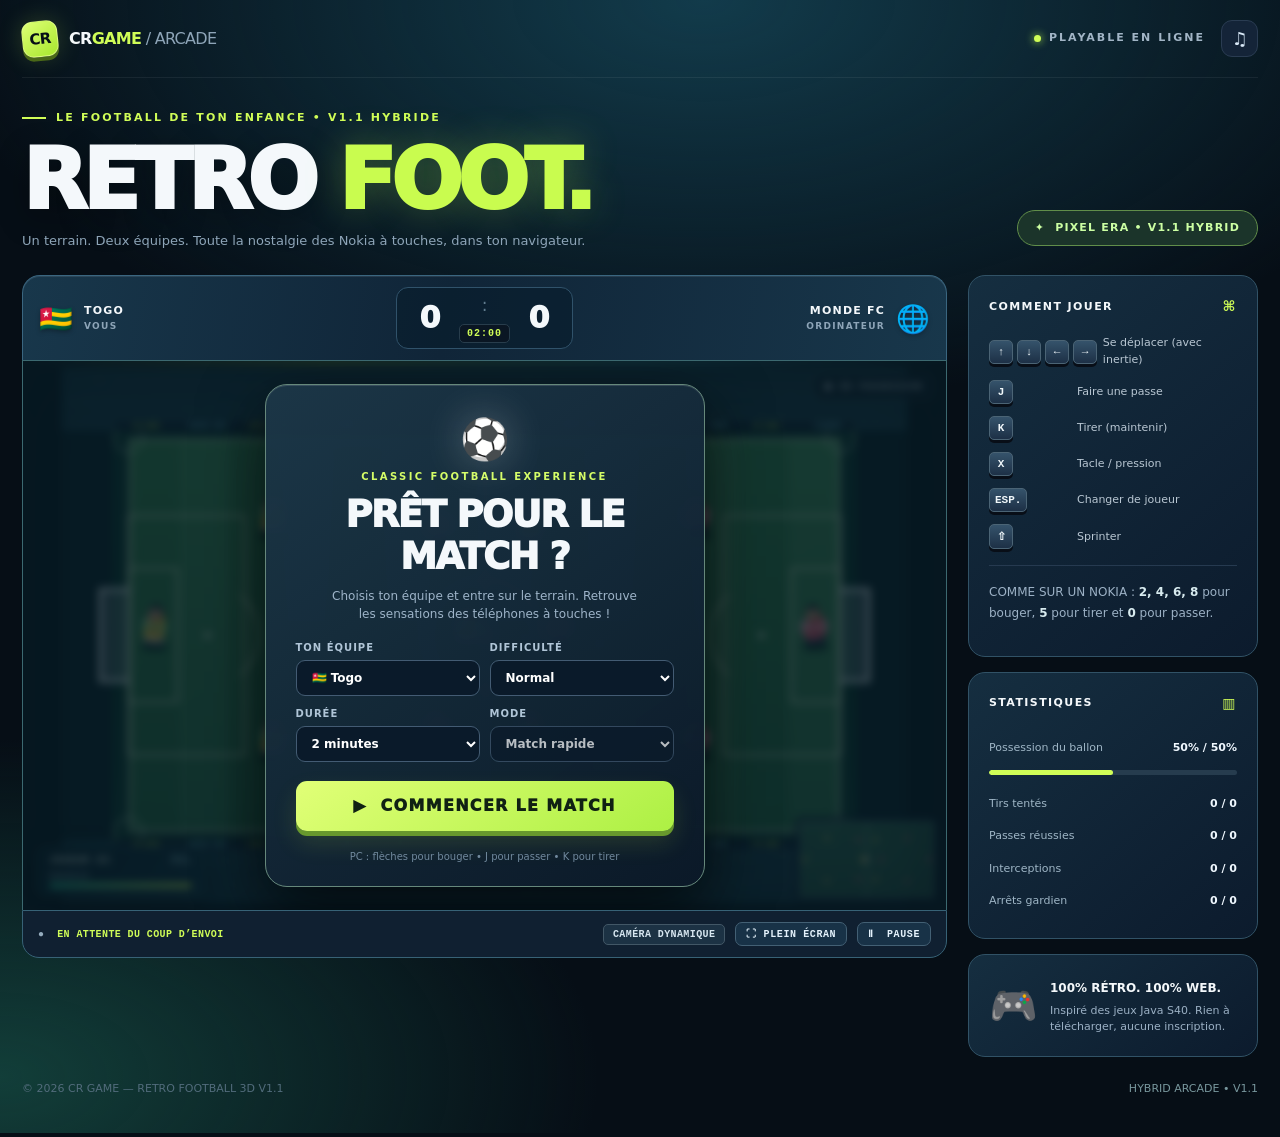
<file: docs/v1.1/index.html>
<!doctype html>
<html lang="fr">
<head>
<meta charset="utf-8" />
<meta name="viewport" content="width=device-width, initial-scale=1, viewport-fit=cover" />
<meta name="theme-color" content="#070e1a" />
<meta name="description" content="Retro Foot — un jeu de football HTML5 inspiré des classiques Nokia à touches. Jouez directement sur ordinateur ou téléphone." />
<title>RETRO FOOT V1.1 — CR GAME Arcade</title>
<style>
:root{--bg:#070e1a;--surface:#101c2d;--surface2:#142238;--stroke:#2a3c52;--white:#f4f8fb;--muted:#8ea5b8;--mint:#b9f74d;--blue:#64d5f9;--gold:#f8ca62;--red:#ff687a}
*{box-sizing:border-box}html{min-height:100%;background:var(--bg)}body{margin:0;color:var(--white);background:radial-gradient(ellipse 65% 45% at 50% -13%,#1c4a57 0%,transparent 80%),radial-gradient(ellipse 34% 30% at 98% 30%,#11284c 0%,transparent 100%),var(--bg);font-family:Inter,system-ui,-apple-system,BlinkMacSystemFont,"Segoe UI",sans-serif;line-height:1.5}[hidden]{display:none!important}button,select{font:inherit}button{cursor:pointer}button:focus-visible,select:focus-visible{outline:3px solid var(--blue);outline-offset:3px}button:disabled{cursor:not-allowed;opacity:.5}a{color:var(--mint)}.wrap{width:min(1380px,calc(100% - 44px));margin:0 auto}
.topbar{height:78px;border-bottom:1px solid #ffffff10;display:flex;align-items:center;justify-content:space-between;gap:20px}.brand{display:flex;align-items:center;gap:11px;font-weight:900;font-size:16px;letter-spacing:-.7px}.brand-mark{width:36px;height:36px;border:1px solid #e6fc95a3;display:grid;place-items:center;border-radius:11px;color:var(--bg);background:var(--mint);font-size:15px;transform:rotate(-5deg);box-shadow:0 0 24px #b9f74238}.brand span span{color:var(--mint)}.top-right{display:flex;align-items:center;gap:16px}.top-status{color:#a2b5c6;font-size:11px;font-weight:800;letter-spacing:2px}.live-dot{width:7px;height:7px;display:inline-block;background:var(--mint);border-radius:50%;box-shadow:0 0 9px #b9f74d;vertical-align:middle;margin-right:8px}.iconbtn{width:37px;height:37px;display:grid;place-items:center;color:#d9e9f7;background:#142438;border:1px solid var(--stroke);border-radius:11px;font-size:18px;transition:.2s}.iconbtn:hover{background:#203852}
.hero{display:flex;justify-content:space-between;align-items:end;padding:32px 0 25px;gap:18px}.eyebrow{font-size:11px;color:var(--mint);font-weight:800;letter-spacing:2.2px;display:flex;align-items:center;gap:10px}.eyebrow:before{content:"";height:2px;width:24px;background:var(--mint)}.hero h1{font-size:clamp(39px,6.8vw,76px);line-height:1.04;font-weight:1000;letter-spacing:-4.8px;margin:10px 0 7px;font-family:system-ui,Arial,sans-serif}.hero h1 em{font-style:normal;color:var(--mint);text-shadow:0 0 48px #b9f74d20}.subtitle{font-size:13px;color:var(--muted);margin:0;max-width:580px}.edition{border:1px solid #53716e;border-radius:100px;padding:9px 17px;color:#b9e7e5;font-size:11px;white-space:nowrap;font-weight:800;letter-spacing:1.2px;background:#102c3155;margin-bottom:4px}
.game-layout{display:grid;grid-template-columns:minmax(0,1fr) 290px;align-items:start;gap:21px}.game-main{min-width:0}.game-top{display:flex;align-items:center;justify-content:space-between;gap:12px;background:linear-gradient(120deg,#172b40,#101e2e);border:1px solid #3b5369;border-bottom:0;border-radius:18px 18px 0 0;padding:11px 16px;min-height:73px}.team{display:flex;align-items:center;gap:11px;min-width:130px}.team.away{justify-content:end}.flag{font-size:27px;line-height:1;filter:drop-shadow(0 2px 2px #0004)}.team-name{font-size:11px;letter-spacing:1.2px;font-weight:900}.team-type{font-size:9px;font-weight:800;color:var(--muted);letter-spacing:1.3px}.team.away .team-text{text-align:right}.scorebox{text-align:center;display:flex;align-items:center;gap:16px}.score{font-size:30px;font-weight:1000;font-variant-numeric:tabular-nums;line-height:1;min-width:26px}.score-sep{color:#617c8e;font-size:17px}.timer{display:block;color:var(--mint);background:#0a1623;border:1px solid #283d4c;border-radius:5px;font:700 10px ui-monospace,monospace;padding:3px 7px;letter-spacing:1px;margin-top:5px}.clock-column{min-width:49px}
.stage{height:auto;aspect-ratio:1.68;width:100%;position:relative;border:1px solid #3b5369;border-bottom:0;overflow:hidden;background:#071a13;isolation:isolate;touch-action:none}canvas{width:100%;height:100%;display:block;touch-action:none}.stage:after{content:"";position:absolute;inset:0;pointer-events:none;box-shadow:inset 0 0 90px #08151a90,inset 0 0 0 4px #ffffff06}.stage-shine{position:absolute;top:0;left:0;right:0;height:6px;background:linear-gradient(90deg,transparent,var(--mint),var(--blue),transparent);opacity:.45;pointer-events:none}.status-toast{position:absolute;left:50%;top:12px;transform:translateX(-50%);white-space:nowrap;max-width:90%;overflow:hidden;text-overflow:ellipsis;border:1px solid #faf6b866;background:#061b22dd;backdrop-filter:blur(8px);border-radius:30px;font-size:11px;color:#e0fbbd;letter-spacing:1px;font-weight:900;padding:7px 17px;z-index:2;transition:opacity .2s}.status-toast.hidden{opacity:0}
.game-overlay{position:absolute;inset:0;z-index:4;display:flex;align-items:center;justify-content:center;padding:16px;background:linear-gradient(120deg,#02101bdd,#091d2bcc);backdrop-filter:blur(6px)}.game-overlay.hidden{display:none}.overlay-panel{width:min(440px,100%);text-align:center;border:1px solid #546c83;background:linear-gradient(150deg,#16283cec,#0b1726f5);border-radius:22px;padding:24px 30px 22px;box-shadow:0 24px 90px #0009,0 0 55px #b9f74d10;position:relative}.overlay-kicker{color:var(--mint);font-weight:900;letter-spacing:2.4px;font-size:10px}.overlay-panel h2{font-size:clamp(26px,3vw,37px);font-weight:1000;letter-spacing:-1.6px;line-height:1.12;margin:10px 0}.overlay-desc{font-size:12px;color:#9eb4c9;margin:0 auto 17px;max-width:310px}.pixelball{font-size:40px;filter:drop-shadow(0 0 20px #ffffff44)}.menu-grid{display:grid;grid-template-columns:1fr 1fr;gap:10px;text-align:left;margin:13px 0 19px}.menu-grid label{font-size:10px;color:#b0c5d7;font-weight:800;letter-spacing:1px}.menu-grid select{display:block;margin-top:5px;width:100%;border:1px solid #435b73;background:#0a1a2a;border-radius:9px;color:white;padding:9px 11px;font-size:12px;outline:0}.primary{border:0;background:var(--mint);font-weight:1000;letter-spacing:1.3px;color:#102113;padding:13px 18px;border-radius:11px;box-shadow:0 5px 0 #688a29,0 12px 25px #b9f74722;transition:filter .18s,transform .15s}.primary:hover{filter:brightness(1.08)}.primary:active{transform:translateY(4px);box-shadow:0 1px 0 #688a29}.primary.large{width:100%}.overlay-hint{font-size:10px;color:#71899d;margin:18px 0 0}.overlay-secondary{background:transparent;color:#cfe1ec;border:1px solid #566c81;border-radius:9px;padding:10px 14px;margin-top:13px;font-size:11px;font-weight:800}
.game-bottom{display:flex;justify-content:space-between;gap:12px;align-items:center;background:#102031;border:1px solid #3b5369;border-radius:0 0 17px 17px;padding:11px 15px;color:#95acbe;font:700 10px ui-monospace,monospace;letter-spacing:.4px}.game-bottom b{color:var(--mint)}.bottom-right{display:flex;align-items:center;gap:10px}.mini-pill{background:#1c3244;border:1px solid #425766;padding:4px 9px;border-radius:5px;color:#d7e6f0}.pause-btn{border:1px solid #436074;background:#183247;color:#e4f2fc;border-radius:7px;padding:5px 10px;font-size:10px;font-weight:900;letter-spacing:.6px}.pause-btn:hover{background:#28485e}
.sidebar{display:flex;flex-direction:column;gap:15px}.panel{border:1px solid #2a4155;background:linear-gradient(145deg,#142236e8,#0d1829e8);border-radius:17px;padding:20px}.panel-title{display:flex;align-items:center;justify-content:space-between;font-weight:900;letter-spacing:1.4px;font-size:11px;margin:0 0 18px}.panel-title .symbol{color:var(--mint);font-size:14px}.panel p{font-size:12px;color:#9cb1c5;margin:0 0 13px}.control-row{display:flex;align-items:center;gap:12px;margin:12px 0}.keycaps{min-width:76px;display:flex;align-items:center;gap:4px}.keycap{font:800 11px ui-monospace,monospace;background:#23384d;box-shadow:0 2px 0 #080e17;border:1px solid #4b6475;border-radius:5px;min-width:24px;padding:5px;text-align:center;color:#f0f7fa}.control-desc{font-size:11px;color:#b9c7d3}.control-note{font-size:10px;color:#758b9d;line-height:1.7;margin-top:13px!important}.divider{height:1px;background:#263a50;margin:16px 0}.stat{display:flex;justify-content:space-between;gap:12px;padding:8px 0;font-size:11px;color:#9fb6c6}.stat strong{color:#f0f8ff;font-variant-numeric:tabular-nums}.progressbar{height:5px;background:#263c4e;border-radius:15px;margin:5px 0 13px;overflow:hidden}.progressbar>span{display:block;height:100%;background:var(--mint);width:50%;border-radius:15px;transition:width .2s}.vintage{display:flex;align-items:center;gap:12px}.phone{font-size:39px;line-height:1}.vintage p{margin:4px 0 0;line-height:1.5;font-size:11px}.vintage strong{font-size:12px}.footer{padding:24px 0 36px;color:#526c7c;font-size:11px;display:flex;justify-content:space-between;gap:20px}.footer span:last-child{color:#78979d}
.touch-controls{display:none;user-select:none;-webkit-user-select:none;touch-action:none}.joystick{touch-action:none;position:relative;flex-shrink:0;width:126px;height:126px;border:1px solid #3c5767;border-radius:50%;background:radial-gradient(circle,#2d4a53 0%,#172b3b 60%,#0b1d2b 100%);box-shadow:inset 0 0 20px #0006,0 12px 32px #0004}.joystick:before,.joystick:after{content:"";position:absolute;opacity:.38;background:#87b3bb}.joystick:before{width:2px;height:90px;top:18px;left:61px}.joystick:after{height:2px;width:90px;left:18px;top:61px}.joystick-knob{position:absolute;z-index:2;width:53px;height:53px;border-radius:50%;background:radial-gradient(circle at 35% 28%,#bce9b4,#699e74);border:2px solid #d2ffc5;box-shadow:0 3px 16px #0009,0 0 15px #b9f74d66;left:36px;top:36px;pointer-events:none;transition:transform .045s}.touch-action{border:1px solid #ffffff33;border-bottom:4px solid #0006;box-shadow:0 5px 18px #0003;touch-action:none;user-select:none;font-size:11px;font-weight:1000;letter-spacing:.6px}.touch-action:active,.touch-action.pressed{filter:brightness(1.24);transform:translateY(2px)}.touch-shoot{width:75px;height:75px;border-radius:50%;background:linear-gradient(135deg,#d6ff5d,#8ed322);color:#1a300c}.touch-pass{width:61px;height:61px;border-radius:50%;background:linear-gradient(135deg,#6fdbff,#2676ba);color:#ecf9ff}.touch-switch{width:55px;height:55px;border-radius:50%;background:linear-gradient(135deg,#374e69,#1e334a);color:#f4f9ff}.touch-sprint{width:75px;height:35px;border-radius:10px;background:#dd8453;color:#fff;border-bottom-width:3px}.touch-buttons{display:flex;align-items:center;gap:10px;justify-content:flex-end}.actions-secondary{display:flex;flex-direction:column;align-items:center;gap:9px}.touch-caption{font-size:10px;color:#748b9f;text-align:center;letter-spacing:1px;font-weight:800}.touch-sprint.active{background:#efb464}.shortcut-list{color:#9cb4c9;font:700 10px ui-monospace,monospace;letter-spacing:.2px}
@media(max-width:1100px){.game-layout{grid-template-columns:minmax(0,1fr) 250px}.wrap{width:min(1200px,calc(100% - 28px))}.panel{padding:15px}.hero h1{letter-spacing:-3px}}
@media(max-width:850px){.game-layout{grid-template-columns:1fr}.sidebar{display:grid;grid-template-columns:1fr 1fr;gap:12px;margin-top:5px}.sidebar .panel:last-child{grid-column:1/-1}.touch-controls{display:flex;justify-content:space-between;align-items:center;padding:20px 3px 16px;gap:5px}.stage{aspect-ratio:1.45}.hero{padding:20px 0 18px}}
@media(max-width:550px){.wrap{width:calc(100% - 22px)}.topbar{height:60px}.top-status{font-size:9px;letter-spacing:1px}.hero{display:block;padding:19px 2px 14px}.hero h1{font-size:46px;letter-spacing:-3.3px;margin:5px 0}.eyebrow{font-size:9px;letter-spacing:1.6px}.edition{display:none}.subtitle{font-size:11px;line-height:1.5}.team{min-width:0;gap:6px}.team-name{font-size:10px}.team-type{font-size:8px}.flag{font-size:21px}.score{font-size:24px}.scorebox{gap:9px}.game-top{padding:8px 11px;min-height:59px}.stage{aspect-ratio:.96}.game-bottom{padding:8px 10px;font-size:9px}.mini-pill{display:none}.sidebar{display:none}.touch-controls{padding:12px 3px 12px}.joystick{width:119px;height:119px}.joystick:before{height:86px;left:58px;top:16px}.joystick:after{width:86px;left:16px;top:58px}.joystick-knob{left:32.5px;top:32.5px}.touch-shoot{width:73px;height:73px}.touch-pass{width:56px;height:56px}.touch-switch{width:51px;height:51px}.touch-buttons{gap:7px}.touch-sprint{height:33px;width:72px}.overlay-panel{padding:19px 19px 18px}.overlay-panel h2{font-size:28px}.overlay-desc{font-size:11px;margin-bottom:12px}.menu-grid{margin:12px 0 15px}.footer{padding:14px 2px 24px;font-size:9px}.status-toast{font-size:9px}.brand{font-size:14px}}
@media(max-width:365px){.joystick{width:106px;height:106px}.joystick-knob{left:26.5px;top:26.5px}.joystick:before{left:52px;top:8px}.joystick:after{left:8px;top:52px}.touch-shoot{width:65px;height:65px}.touch-pass{width:51px;height:51px}.touch-switch{width:46px;height:46px}.touch-buttons{gap:5px}.overlay-panel h2{font-size:25px}}
@media(prefers-reduced-motion:reduce){*,*:before,*:after{transition-duration:0.01ms!important;animation-duration:0.01ms!important}}

/* RETRO FOOT — HYBRID ARCADE • refreshed v1.1 */
:root{--bg:#060e16;--surface:#112337;--mint:#d0fd57;--blue:#5adcf0;--gold:#f6d877}
body{background:radial-gradient(ellipse 75% 45% at 55% 0%,#123b4b 0%,transparent 80%),radial-gradient(ellipse 55% 35% at 0% 95%,#123e39 0%,transparent 85%),#060e16}
.brand-mark{background:linear-gradient(145deg,#ddff74,#a8e72e);transform:rotate(-6deg);box-shadow:0 4px 0 #4a6818,0 0 24px #d0fd5730}
.hero h1{font-size:clamp(45px,7vw,84px);text-shadow:0 10px 32px #0005}
.hero em{color:#c9fc4f!important;text-shadow:0 0 38px #bafa4545!important}
.edition{background:#1b342a;border-color:#618e4a;color:#ccffa3}
.game-top{background:linear-gradient(100deg,#18374b,#102538 46%,#18374b);border-color:#3a6680;box-shadow:inset 0 1px #ffffff17}
.scorebox{padding:5px 20px;border-radius:12px;background:#081b2b99;border:1px solid #30526a}
.stage{background:radial-gradient(ellipse at 50% 50%,#396b3f,#081c18);border-color:#3c6970}
.game-overlay{background:#061823bd;backdrop-filter:blur(4px)}
.overlay-panel{background:linear-gradient(145deg,#1c3748f7,#0b1928fa);border:1px solid #66887b;box-shadow:0 23px 65px #000a,inset 0 1px #ffffff22}
.overlay-kicker{color:#d5fd67}
.primary{background:linear-gradient(145deg,#e1ff77,#adf044);box-shadow:0 5px 0 #68982d,0 12px 25px #d5ff3d20}
.panel{border-color:#315266;background:linear-gradient(140deg,#152e40,#0c1b2d)}
.keycap{background:linear-gradient(#35536b,#1d3046);box-shadow:0 3px 0 #080e17}
.game-bottom{border-color:#376276}
.game-version{display:inline-flex;align-items:center;gap:7px;margin-left:12px;border:1px solid #6f8f6b;background:#203e316d;border-radius:100px;padding:3px 9px;color:#dcff86;font:900 10px ui-monospace,monospace;letter-spacing:.9px;vertical-align:middle}
.game-version:before{content:"";display:inline-block;width:5px;height:5px;border-radius:50%;background:#d3ff63;box-shadow:0 0 8px #d3ff63}
.match-hud{position:absolute;pointer-events:none;bottom:13px;left:14px;z-index:2;border:1px solid #7cebc44a;background:linear-gradient(120deg,#071e27e8,#123441e0);backdrop-filter:blur(3px);border-radius:11px;padding:8px 11px;width:167px;box-shadow:0 8px 24px #0008}
.match-hud-head{font:900 10px ui-monospace,monospace;color:#edfff0;letter-spacing:.8px;display:flex;justify-content:space-between;gap:7px}
.match-hud-head span:last-child{color:#a4dce2}
.match-hud-label{font:700 8px ui-monospace,monospace;letter-spacing:1px;color:#a3cbd3;margin:5px 0 3px}
.stamina-track{height:5px;background:#395164;border-radius:100px;overflow:hidden}
.stamina-fill{width:100%;height:100%;background:linear-gradient(90deg,#29d8a3,#d1fc59);transition:width .15s;border-radius:100px}
.focus-indicator{position:absolute;top:13px;right:13px;z-index:2;border:1px solid #ffffff3d;background:#081923cd;color:#ebf4fa;padding:6px 9px;border-radius:8px;font:800 9px ui-monospace,monospace;pointer-events:none;letter-spacing:1px}
.touch-action{transition:transform .08s,filter .08s;box-shadow:0 6px 18px #0008,inset 0 2px #ffffff66}
.touch-tackle{background:linear-gradient(140deg,#f7a96d,#ae5536);color:#201815;width:60px;height:60px;border-radius:50%;font-size:9px}
.touch-buttons{gap:7px}.touch-pass{background:linear-gradient(145deg,#82e9fa,#3a91c6)}
#fullscreenBtn{white-space:nowrap}
#fullscreenBtn:hover{border-color:#b9f74d}
@media(max-width:850px){.match-hud{width:137px;padding:6px 8px;bottom:9px;left:9px}.match-hud-head{font-size:9px}.touch-tackle{width:54px;height:54px}}
@media(max-width:550px){.hero h1{font-size:48px}.game-version{font-size:8px;margin-left:5px;padding:2px 6px}.scorebox{padding:3px 7px}.focus-indicator{top:8px;right:8px;font-size:7px}.match-hud{width:122px;bottom:7px;left:7px;padding:5px 7px}.touch-tackle{width:45px;height:45px;font-size:8px}.touch-pass{width:51px;height:51px}.touch-shoot{width:65px;height:65px}.touch-buttons{gap:5px}.touch-sprint{width:66px}.touch-switch{width:46px;height:46px}#fullscreenBtn{font-size:9px;padding:5px}}
@media(max-width:365px){.touch-tackle{width:40px;height:40px}.touch-pass{width:46px;height:46px}.touch-shoot{width:61px;height:61px}}

/* Gameplay keeps every touch control on-screen on portrait phones. */
@media(max-width:550px){
 body.in-match .hero{display:none}
 body.in-match .topbar{height:48px}
 body.in-match .game-layout{margin-top:7px}
 body.in-match .stage{aspect-ratio:1.10}
 body.in-match .touch-controls{padding:9px 3px}
 body.in-match .footer{display:none}
}
@media(orientation:landscape) and (pointer:coarse){
 .touch-controls{display:flex;justify-content:space-between;align-items:center;padding:8px 12px}
 .sidebar{display:none}
}

/* Compact kickoff card keeps all menu controls visible on narrow phones. */
@media(max-width:550px){
 .game-overlay{padding:7px}
 .overlay-panel{padding:13px 16px 11px}
 .overlay-panel .pixelball{display:none}
 .overlay-panel h2{font-size:23px;margin:6px 0;letter-spacing:-.8px}
 .overlay-desc{font-size:10px;line-height:1.35;margin-bottom:8px}
 .menu-grid{gap:7px;margin:8px 0 12px}
 .menu-grid select{padding:7px 8px;margin-top:3px}
 .primary{padding:10px 12px}
 .overlay-hint{margin:8px 0 0;font-size:8px;line-height:1.35}
 .overlay-secondary{margin-top:7px;padding:7px 10px}
}
</style>
</head>
<body>
<div class="wrap">
  <header class="topbar">
    <div class="brand"><div class="brand-mark">CR</div><span>CR<span>GAME</span><span style="font-weight:500;color:#8ea5b8"> / ARCADE</span></span></div>
    <div class="top-right"><span class="top-status"><span class="live-dot"></span>PLAYABLE EN LIGNE</span><button class="iconbtn" id="soundBtn" type="button" aria-label="Désactiver le son" title="Activer/désactiver le son">♫</button></div>
  </header>
  <section class="hero">
    <div><div class="eyebrow">LE FOOTBALL DE TON ENFANCE • V1.1 HYBRIDE</div><h1>RETRO <em>FOOT.</em></h1><p class="subtitle">Un terrain. Deux équipes. Toute la nostalgie des Nokia à touches, dans ton navigateur.</p></div>
    <div class="edition">✦ &nbsp;PIXEL ERA • V1.1 HYBRID</div>
  </section>
  <main class="game-layout">
    <section class="game-main" id="gameArea" aria-label="Jeu de football">
      <div class="game-top">
        <div class="team home"><span id="homeFlag" class="flag">🇹🇬</span><div class="team-text"><div id="homeName" class="team-name">TOGO</div><div class="team-type">VOUS</div></div></div>
        <div class="scorebox"><span class="score" id="homeScore">0</span><div class="clock-column"><span class="score-sep">:</span><div class="timer" id="gameTimer">02:00</div></div><span class="score" id="awayScore">0</span></div>
        <div class="team away"><div class="team-text"><div class="team-name">MONDE FC</div><div class="team-type">ORDINATEUR</div></div><span class="flag">🌐</span></div>
      </div>
      <div class="stage" id="stage">
        <canvas id="field" aria-label="Terrain de football, match contre l'ordinateur" role="img"></canvas>
        <div class="stage-shine"></div><div class="focus-indicator" id="focusIndicator">◉ CONTRÔLE ACTIF</div><div class="match-hud" id="matchHud"><div class="match-hud-head"><span id="playerName">JOUEUR 04</span><span id="playerRole">MILIEU</span></div><div class="match-hud-label">ÉNERGIE</div><div class="stamina-track"><div class="stamina-fill" id="staminaFill"></div></div></div>
        <div class="status-toast hidden" id="toast" aria-live="polite"></div>
        <div class="game-overlay" id="overlay"><div class="overlay-panel">
          <div class="pixelball" id="overlayBall">⚽</div>
          <div class="overlay-kicker" id="overlayKicker">CLASSIC FOOTBALL EXPERIENCE</div>
          <h2 id="overlayTitle">PRÊT POUR LE MATCH ?</h2>
          <p class="overlay-desc" id="overlayDesc">Choisis ton équipe et entre sur le terrain. Retrouve les sensations des téléphones à touches !</p>
          <div class="menu-grid" id="menuGrid">
            <label>TON ÉQUIPE<select id="teamChoice"><option value="togo">🇹🇬 Togo</option><option value="france">🇫🇷 France</option><option value="brazil">🇧🇷 Brésil</option><option value="ghana">🇬🇭 Ghana</option></select></label>
            <label>DIFFICULTÉ<select id="difficultyChoice"><option value="easy">Facile</option><option value="normal" selected>Normal</option><option value="hard">Expert</option></select></label>
            <label>DURÉE<select id="durationChoice"><option value="120" selected>2 minutes</option><option value="180">3 minutes</option><option value="300">5 minutes</option></select></label>
            <label>MODE<select disabled aria-label="Mode de jeu"><option>Match rapide</option></select></label>
          </div>
          <button class="primary large" id="primaryBtn" type="button">▶ &nbsp;COMMENCER LE MATCH</button>
          <button class="overlay-secondary" id="secondaryBtn" type="button" hidden>↻ &nbsp;NOUVELLE PARTIE</button>
          <p class="overlay-hint" id="overlayHint">PC : flèches pour bouger • J pour passer • K pour tirer</p>
        </div></div>
      </div>
      <div class="game-bottom"><span>● &nbsp;<b id="fieldStatus">EN ATTENTE DU COUP D'ENVOI</b></span><div class="bottom-right"><span class="mini-pill" id="cameraStatus">CAMÉRA DYNAMIQUE</span><button class="pause-btn" type="button" id="fullscreenBtn" aria-label="Afficher le jeu en plein écran">⛶ PLEIN ÉCRAN</button><button class="pause-btn" id="pauseBtn" type="button">Ⅱ &nbsp;PAUSE</button></div></div>
      <div class="touch-controls" aria-label="Commandes tactiles du jeu">
        <div><div class="joystick" id="joystick"><div class="joystick-knob" id="joystickKnob"></div></div><div class="touch-caption" style="margin-top:7px">DÉPLACEMENT</div></div>
        <div class="touch-buttons"><div class="actions-secondary"><button class="touch-action touch-switch" id="switchBtn" type="button">↔<span style="display:block;font-size:8px">JOUEUR</span></button><button class="touch-action touch-sprint" id="sprintBtn" type="button">⚡ SPRINTER</button></div><button class="touch-action touch-pass" id="passBtn" type="button">PASSE</button><button class="touch-action touch-tackle" id="tackleBtn" type="button">ACTION</button><button class="touch-action touch-shoot" id="shootBtn" type="button">TIR ⚽</button></div>
      </div>
    </section>
    <aside class="sidebar">
      <section class="panel"><h2 class="panel-title">COMMENT JOUER <span class="symbol">⌘</span></h2>
        <div class="control-row"><div class="keycaps"><span class="keycap">↑</span><span class="keycap">↓</span><span class="keycap">←</span><span class="keycap">→</span></div><span class="control-desc">Se déplacer (avec inertie)</span></div>
        <div class="control-row"><div class="keycaps"><span class="keycap">J</span></div><span class="control-desc">Faire une passe</span></div>
        <div class="control-row"><div class="keycaps"><span class="keycap">K</span></div><span class="control-desc">Tirer (maintenir)</span></div>
        <div class="control-row"><div class="keycaps"><span class="keycap">X</span></div><span class="control-desc">Tacle / pression</span></div><div class="control-row"><div class="keycaps"><span class="keycap">ESP.</span></div><span class="control-desc">Changer de joueur</span></div>
        <div class="control-row"><div class="keycaps"><span class="keycap">⇧</span></div><span class="control-desc">Sprinter</span></div>
        <div class="divider"></div><p class="control-note">COMME SUR UN NOKIA : <b style="color:#d8ebef">2, 4, 6, 8</b> pour bouger, <b style="color:#d8ebef">5</b> pour tirer et <b style="color:#d8ebef">0</b> pour passer.</p>
      </section>
      <section class="panel"><h2 class="panel-title">STATISTIQUES <span class="symbol">▥</span></h2>
        <div class="stat"><span>Possession du ballon</span><strong id="possText">50% / 50%</strong></div><div class="progressbar"><span id="possBar"></span></div>
        <div class="stat"><span>Tirs tentés</span><strong id="shotsText">0 / 0</strong></div>
        <div class="stat"><span>Passes réussies</span><strong id="passesText">0 / 0</strong></div>
        <div class="stat"><span>Interceptions</span><strong id="tacklesText">0 / 0</strong></div><div class="stat"><span>Arrêts gardien</span><strong id="savesText">0 / 0</strong></div>
      </section>
      <section class="panel"><div class="vintage"><div class="phone">🎮</div><div><strong>100% RÉTRO. 100% WEB.</strong><p>Inspiré des jeux Java S40. Rien à télécharger, aucune inscription.</p></div></div></section>
    </aside>
  </main>
  <footer class="footer"><span>© 2026 CR GAME — RETRO FOOTBALL 3D V1.1</span><span>HYBRID ARCADE • V1.1</span></footer>
</div>
<script>
'use strict';
(()=>{
const $=id=>document.getElementById(id);
const canvas=$('field'), ctx=canvas.getContext('2d',{alpha:false});
const dom={stage:$('stage'),overlay:$('overlay'),overlayBall:$('overlayBall'),overlayTitle:$('overlayTitle'),overlayDesc:$('overlayDesc'),overlayKicker:$('overlayKicker'),overlayHint:$('overlayHint'),menuGrid:$('menuGrid'),primary:$('primaryBtn'),secondary:$('secondaryBtn'),timer:$('gameTimer'),homeScore:$('homeScore'),awayScore:$('awayScore'),homeName:$('homeName'),homeFlag:$('homeFlag'),status:$('fieldStatus'),toast:$('toast'),pause:$('pauseBtn'),sound:$('soundBtn')};
const W=1200,H=760, field={x:95,y:100,w:1010,h:560}, cy=380,goalTop=315,goalBottom=445;
const teams={togo:{name:'TOGO',flag:'🇹🇬',kit:'#f4cf40',trim:'#41bf93',shorts:'#f2f4f3'},france:{name:'FRANCE',flag:'🇫🇷',kit:'#5b8bff',trim:'#f2f4f9',shorts:'#e6eaff'},brazil:{name:'BRÉSIL',flag:'🇧🇷',kit:'#ffe44f',trim:'#49bb85',shorts:'#328bdb'},ghana:{name:'GHANA',flag:'🇬🇭',kit:'#f7f8f5',trim:'#e5b141',shorts:'#cb3551'}};
const rival={kit:'#fb6072',trim:'#f4d2de',shorts:'#23375d'};
const rand=(a,b)=>a+Math.random()*(b-a),clamp=(v,a,b)=>Math.max(a,Math.min(b,v)),dist=(a,b)=>Math.hypot(a.x-b.x,a.y-b.y),norm=(x,y)=>{const d=Math.hypot(x,y);return d>0?{x:x/d,y:y/d}:{x:0,y:0}};
let audioCtx=null,soundOn=true;
const playSound=(freq=560,duration=.11,type='square',vol=.04)=>{if(!soundOn)return;try{audioCtx??=new(window.AudioContext||window.webkitAudioContext)();if(audioCtx.state==='suspended')audioCtx.resume();const osc=audioCtx.createOscillator(),gain=audioCtx.createGain();osc.type=type;osc.frequency.value=freq;gain.gain.setValueAtTime(vol,audioCtx.currentTime);gain.gain.exponentialRampToValueAtTime(.0001,audioCtx.currentTime+duration);osc.connect(gain).connect(audioCtx.destination);osc.start();osc.stop(audioCtx.currentTime+duration)}catch(e){}};
const whistle=()=>{playSound(870,.1);setTimeout(()=>playSound(1060,.16),110)};
let state='menu',players=[],ball={x:600,y:380,vx:0,vy:0,owner:null,lock:0,lastTeam:0,trail:[],shot:false},controlled=null;
let score=[0,0],matchTime=120,timeLeft=120,aiLevel='normal',homeKit=teams.togo,stats={poss:[0,0],shots:[0,0],passes:[0,0],saves:[0,0],tackles:[0,0]};
let effects=[],popupTimer=0,freezeTimer=0,nextKickoff=0,firstKickoff=true,frameClock=0,cam={x:600,y:380},view={w:850,h:500,dpr:1},shake=0;
let touch={x:0,y:0},sprintTouch=false,shootHeld=false,shootCharge=0,keys=new Set(),touchShotPointer=null;
function setStatus(text){dom.status.textContent=text}
function toast(text,sec=2){dom.toast.textContent=text;dom.toast.classList.remove('hidden');popupTimer=sec}
function hideToast(){dom.toast.classList.add('hidden');popupTimer=0}
function updateHud(){dom.homeScore.textContent=score[0];dom.awayScore.textContent=score[1];const t=Math.max(0,Math.ceil(timeLeft));dom.timer.textContent=String(Math.floor(t/60)).padStart(2,'0')+':'+String(t%60).padStart(2,'0');const total=stats.poss[0]+stats.poss[1],pct=total?Math.round(stats.poss[0]/total*100):50;$('possText').textContent=`${pct}% / ${100-pct}%`;$('possBar').style.width=pct+'%';$('shotsText').textContent=stats.shots.join(' / ');$('passesText').textContent=stats.passes.join(' / ');$('savesText').textContent=stats.saves.join(' / ');$('tacklesText').textContent=stats.tackles.join(' / ');if(controlled){$('playerName').textContent='JOUEUR '+String(controlled.no).padStart(2,'0');$('playerRole').textContent=controlled.role==='def'?'DÉF':controlled.role==='mid'?'MIL':controlled.role==='keeper'?'GAR':'ATT';$('staminaFill').style.width=Math.round(controlled.stamina)+'%';$('focusIndicator').textContent=ball.owner?.team===0?'◉ EN POSSESSION':'◇ EN DÉFENSE';$('tackleBtn').textContent=ball.owner?.team===0?'FEINTE':'TACLE'}}
function player(team,no,x,y,role){return {team,no,x,y,homeX:x,homeY:y,role,r:role==='keeper'?19:17,fx:team===0?1:-1,fy:0,run:0,controlTimer:0,decision:rand(.4,1.3),hasSaved:false,vx:0,vy:0,stamina:100,tackleCooldown:0,kickTime:0}}
function spawnPlayers(){const left=[[131,380,'keeper'],[298,222,'def'],[298,538,'def'],[495,380,'mid'],[665,235,'forward'],[665,525,'forward']];players=[];for(let team=0;team<2;team++)for(let i=0;i<left.length;i++){const [x,y,role]=left[i];players.push(player(team,i+1,team===0?x:W-x,y,role))}controlled=players[3]}
function resetBall(kickTeam=0){ball={x:600,y:380,vx:0,vy:0,owner:null,lock:0,lastTeam:kickTeam,trail:[],shot:false};players.forEach(p=>{p.x=p.homeX;p.y=p.homeY;p.fx=p.team===0?1:-1;p.fy=0;p.decision=rand(.3,1);p.vx=p.vy=0;p.stamina=100;p.tackleCooldown=0;p.kickTime=0});const p=kickTeam===0?players[3]:players[9];p.x=kickTeam===0?575:625;p.y=380;ball.owner=p;controlled=players[3];cam.x=600;cam.y=380}
function initMatch(){document.body.classList.add('in-match');homeKit=teams[$('teamChoice').value]||teams.togo;dom.homeName.textContent=homeKit.name;dom.homeFlag.textContent=homeKit.flag;matchTime=Number($('durationChoice').value)||120;timeLeft=matchTime;aiLevel=$('difficultyChoice').value;score=[0,0];stats={poss:[0,0],shots:[0,0],passes:[0,0],saves:[0,0],tackles:[0,0]};effects=[];freezeTimer=0;firstKickoff=true;spawnPlayers();resetBall(0);state='playing';closeOverlay();setStatus('MATCH EN COURS');dom.pause.textContent='Ⅱ  PAUSE';toast('⚽ COUP D’ENVOI !',2);whistle();updateHud()}
function closeOverlay(){dom.overlay.classList.add('hidden')}
function openOverlay(mode){if(mode==='menu')document.body.classList.remove('in-match');state=mode;dom.overlay.classList.remove('hidden');dom.menuGrid.hidden=mode!=='menu';dom.secondary.hidden=mode==='menu';dom.overlayBall.textContent=mode==='ended'?(score[0]>score[1]?'🏆':score[0]===score[1]?'🤝':'⚽'):'⚽';if(mode==='menu'){dom.overlayKicker.textContent='CLASSIC FOOTBALL EXPERIENCE';dom.overlayTitle.textContent='PRÊT POUR LE MATCH ?';dom.overlayDesc.textContent='Choisis ton équipe et entre sur le terrain. Retrouve les sensations des téléphones à touches !';dom.primary.innerHTML='▶ &nbsp;COMMENCER LE MATCH';dom.overlayHint.textContent='PC : flèches pour bouger • J pour passer • K pour tirer'}else if(mode==='paused'){dom.overlayKicker.textContent='MI-TEMPS SUR LE TERRAIN';dom.overlayTitle.textContent='MATCH EN PAUSE';dom.overlayDesc.textContent='Reprends quand tu veux. Le chronomètre est arrêté.';dom.primary.innerHTML='▶ &nbsp;REPRENDRE LE MATCH';dom.overlayHint.textContent='Appuie sur P ou Échap pour reprendre'}else if(mode==='ended'){dom.overlayKicker.textContent='FIN DU TEMPS RÉGLEMENTAIRE';dom.overlayTitle.textContent=score[0]>score[1]?'VICTOIRE !':score[0]===score[1]?'MATCH NUL !':'DÉFAITE...';dom.overlayDesc.textContent=`${homeKit.name} ${score[0]} – ${score[1]} MONDE FC. ${score[0]>score[1]?'Bien joué, champion !':'Prêt pour la revanche ?'}`;dom.primary.innerHTML='↻ &nbsp;REJOUER';dom.overlayHint.textContent='Tu peux changer d’équipe ou de difficulté via Nouvelle partie'}setStatus(mode==='paused'?'MATCH EN PAUSE':mode==='ended'?'COUP DE SIFFLET FINAL':'EN ATTENTE DU COUP D’ENVOI')}
dom.primary.addEventListener('click',()=>{if(state==='menu'||state==='ended')initMatch();else if(state==='paused'){state='playing';closeOverlay();setStatus('MATCH EN COURS');dom.pause.textContent='Ⅱ  PAUSE';playSound()}});
dom.secondary.addEventListener('click',()=>{openOverlay('menu');hideToast()});
function togglePause(){if(state==='playing'){openOverlay('paused');dom.pause.textContent='▶  REPRENDRE'}else if(state==='paused'){state='playing';closeOverlay();setStatus('MATCH EN COURS');dom.pause.textContent='Ⅱ  PAUSE';playSound()}}
dom.pause.addEventListener('click',togglePause);dom.sound.addEventListener('click',()=>{soundOn=!soundOn;dom.sound.textContent=soundOn?'♫':'♩';dom.sound.setAttribute('aria-label',soundOn?'Désactiver le son':'Activer le son');if(soundOn)playSound(650)});
function isDown(...codes){return codes.some(c=>keys.has(c))}
function moveInput(){let x=touch.x,y=touch.y;if(isDown('ArrowLeft','KeyA','Digit4','Numpad4'))x-=1;if(isDown('ArrowRight','KeyD','Digit6','Numpad6'))x+=1;if(isDown('ArrowUp','KeyW','Digit2','Numpad2'))y-=1;if(isDown('ArrowDown','KeyS','Digit8','Numpad8'))y+=1;const len=Math.hypot(x,y);return len>1?{x:x/len,y:y/len}:{x,y}}
function sprinting(){return sprintTouch||isDown('ShiftLeft','ShiftRight','Digit3','Numpad3')}
window.addEventListener('keydown',e=>{const codes=['ArrowLeft','ArrowRight','ArrowUp','ArrowDown','Space','KeyJ','KeyK','KeyP','KeyR','Escape','ShiftLeft','ShiftRight','Digit0','Digit2','Digit3','Digit4','Digit5','Digit6','Digit8','Numpad0','Numpad2','Numpad3','Numpad4','Numpad5','Numpad6','Numpad8'];if(['SELECT','INPUT','BUTTON'].includes(document.activeElement?.tagName))return;if(codes.includes(e.code))e.preventDefault();if(e.repeat&&['Space','KeyJ','Digit0','Numpad0','KeyX','KeyL','Digit1','Numpad1','KeyP','Escape'].includes(e.code))return;keys.add(e.code);if(e.code==='KeyP'||e.code==='Escape')togglePause();if(state==='playing'){if(['KeyJ','Digit0','Numpad0'].includes(e.code))passBall();if(e.code==='Space')switchPlayer();if(['KeyX','KeyL','Digit1','Numpad1'].includes(e.code))tackleAction();if(['KeyK','Digit5','Numpad5'].includes(e.code)){shootHeld=true;shootCharge=Math.max(.02,shootCharge)}}if(state==='menu'&&e.code==='Enter')initMatch();if(state==='ended'&&e.code==='KeyR')initMatch()});
window.addEventListener('keyup',e=>{keys.delete(e.code);if(['KeyK','Digit5','Numpad5'].includes(e.code)&&shootHeld){shootBall();shootHeld=false;shootCharge=0}});
window.addEventListener('blur',()=>{keys.clear();touch.x=touch.y=0;sprintTouch=false;shootHeld=false;shootCharge=0;resetKnob();if(state==='playing')togglePause()});
$('fullscreenBtn').addEventListener('click',async()=>{try{if(document.fullscreenElement){await document.exitFullscreen()}else{await (document.getElementById('gameArea')||document.documentElement).requestFullscreen();if(screen.orientation?.lock)await screen.orientation.lock('landscape').catch(()=>{})}}catch(e){toast('PLEIN ÉCRAN NON DISPONIBLE',1)}});
const joystick=$('joystick'),knob=$('joystickKnob');let joyPointer=null;
function resetKnob(){knob.style.transform='translate(0px,0px)'}
function setJoystickFromEvent(e){const b=joystick.getBoundingClientRect(),cx=b.left+b.width/2,yy=b.top+b.height/2,r=b.width*.29;const x=clamp((e.clientX-cx)/r,-1,1),y=clamp((e.clientY-yy)/r,-1,1),n=norm(x,y),mag=Math.min(1,Math.hypot(x,y));touch.x=n.x*mag;touch.y=n.y*mag;knob.style.transform=`translate(${touch.x*r}px,${touch.y*r}px)`}
joystick.addEventListener('pointerdown',e=>{e.preventDefault();joyPointer=e.pointerId;joystick.setPointerCapture(e.pointerId);setJoystickFromEvent(e)});
joystick.addEventListener('pointermove',e=>{if(e.pointerId===joyPointer)setJoystickFromEvent(e)});
function joystickRelease(e){if(e.pointerId!==joyPointer)return;joyPointer=null;touch.x=touch.y=0;resetKnob()}
joystick.addEventListener('pointerup',joystickRelease);joystick.addEventListener('pointercancel',joystickRelease);joystick.addEventListener('lostpointercapture',()=>{joyPointer=null;touch.x=touch.y=0;resetKnob()});
$('passBtn').addEventListener('pointerdown',e=>{e.preventDefault();passBall();playSound(500,.06)});$('tackleBtn').addEventListener('pointerdown',e=>{e.preventDefault();tackleAction()});
$('switchBtn').addEventListener('pointerdown',e=>{e.preventDefault();switchPlayer();playSound(360,.07)});
const sprintBtn=$('sprintBtn');sprintBtn.addEventListener('pointerdown',e=>{e.preventDefault();sprintTouch=true;sprintBtn.classList.add('active');sprintBtn.setPointerCapture(e.pointerId)});for(const type of ['pointerup','pointercancel','lostpointercapture'])sprintBtn.addEventListener(type,()=>{sprintTouch=false;sprintBtn.classList.remove('active')});
const shootBtn=$('shootBtn');shootBtn.addEventListener('pointerdown',e=>{e.preventDefault();touchShotPointer=e.pointerId;shootHeld=true;shootCharge=.04;shootBtn.classList.add('pressed');shootBtn.setPointerCapture(e.pointerId)});function releaseTouchShoot(e){if(touchShotPointer===null||(e.pointerId!=null&&touchShotPointer!==e.pointerId))return;touchShotPointer=null;if(shootHeld)shootBall();shootHeld=false;shootCharge=0;shootBtn.classList.remove('pressed')}shootBtn.addEventListener('pointerup',releaseTouchShoot);shootBtn.addEventListener('pointercancel',releaseTouchShoot);shootBtn.addEventListener('lostpointercapture',releaseTouchShoot);
// Conserve uniquement les touches utiles au jeu et l'événement tactile, sans intercepter les autres interactions.
function switchPlayer(){if(state!=='playing')return;if(ball.owner?.team===0){controlled=ball.owner;return}const list=players.filter(p=>p.team===0&&p.role!=='keeper').sort((a,b)=>dist(a,ball)-dist(b,ball));if(list.length){const current=list.indexOf(controlled);controlled=list[(current+1)%Math.min(3,list.length)];toast(`JOUEUR N°${controlled.no}`,1)}}

function tackleAction(){
 if(state!=='playing'||!controlled||controlled.tackleCooldown>0)return;
 controlled.tackleCooldown=.9;
 if(ball.owner?.team===0){controlled.kickTime=.25;const d=moveInput();if(Math.hypot(d.x,d.y)>.2){controlled.x+=d.x*12;controlled.y+=d.y*12;keepInside(controlled)}toast('FEINTE !',.55);playSound(650,.09);return}
 const carrier=ball.owner?.team===1?ball.owner:null;
 if(carrier&&dist(controlled,carrier)<51){const chance=clamp(.83-(dist(controlled,carrier)-20)*.008+(controlled.stamina-60)*.002,.46,.89);if(Math.random()<chance){takeover(controlled);stats.tackles[0]++;controlled.stamina=Math.max(0,controlled.stamina-8);toast('BALLON RÉCUPÉRÉ !',.9);playSound(660,.09)}else{toast('TACLE MANQUÉ',.6);controlled.stamina=Math.max(0,controlled.stamina-13)}}else{const target=nearest(0,ball);if(target)controlled=target;toast('PRESSING !',.6)}
}
function kick(p,dx,dy,power,isShot=false){p.kickTime=.22;const v=norm(dx,dy);ball.x=p.x+p.fx*16;ball.y=p.y+p.fy*16;ball.vx=v.x*power;ball.vy=v.y*power;ball.owner=null;ball.lastTeam=p.team;ball.lock=.19;ball.shot=isShot;p.controlTimer=.28;ball.trail=[]}
function passFrom(p){if(!p)return;const mates=players.filter(q=>q.team===p.team&&q!==p&&q.role!=='keeper');const aim=p.team===0?moveInput():{x:-1,y:0};let best=null,bestScore=-1e9;for(const q of mates){const d=dist(p,q);if(d<65)continue;const v=norm(q.x-p.x,q.y-p.y);const alignment=aim.x||aim.y?v.x*aim.x+v.y*aim.y:0;const ahead=(q.x-p.x)*(p.team===0?1:-1);const rating=alignment*185+ahead*.16-Math.abs(d-275)*.3+rand(-17,17);if(rating>bestScore){bestScore=rating;best=q}}if(!best){kick(p,p.team===0?1:-1,0,400);return}const lead=norm(best.x-p.x,best.y-p.y),x=best.x+lead.x*45,y=best.y+lead.y*45;kick(p,x-p.x,y-p.y,465);stats.passes[p.team]++;if(p.team===0){toast('PASSE !',.55);playSound(540,.07)}else playSound(210,.08)}
function passBall(){if(state!=='playing')return;if(ball.owner?.team===0){passFrom(ball.owner)}else{switchPlayer();if(controlled&&dist(controlled,ball)<70){controlled.controlTimer=.25;toast('PRESSION !',.6)}}}
function shootFrom(p,charge=.25){if(!p)return;const side=p.team===0?1:-1,move=p.team===0?moveInput():{x:-1,y:rand(-.2,.2)};let targetY=clamp(cy+move.y*75+(p.y-cy)*.3+rand(-12,12),goalTop+12,goalBottom-12);if(p.team===1){targetY=clamp(cy+rand(-65,65),goalTop+12,goalBottom-12)}const tx=p.team===0?field.x+field.w+38:field.x-38;const d=norm(tx-p.x,targetY-p.y);const power=660+Math.min(.9,charge)*230;kick(p,d.x,d.y,power,true);stats.shots[p.team]++;shake=6;if(p.team===0){toast(charge>.5?'TIR PUISSANT !':'TIR !',.7);playSound(300,.23,'sawtooth',.06)}else{toast('ATTENTION AU TIR !',1);playSound(250,.22,'sawtooth',.038)}}
function shootBall(){if(state!=='playing')return;if(ball.owner?.team===0){shootFrom(ball.owner,shootCharge)}else if(controlled&&dist(controlled,ball)<34){const n=norm(1100-controlled.x,cy-controlled.y);kick(controlled,n.x,n.y,680,true);stats.shots[0]++;playSound(350,.2)}}
function nearest(team,target,excludeKeeper=true){let found=null,dmin=Infinity;for(const p of players)if(p.team===team&&(!excludeKeeper||p.role!=='keeper')){const d=dist(p,target);if(d<dmin){found=p;dmin=d}}return found}
function moveToward(p,tx,ty,speed,dt){const delta=norm(tx-p.x,ty-p.y);const dis=Math.hypot(tx-p.x,ty-p.y);const step=Math.min(dis,speed*dt);p.x+=delta.x*step;p.y+=delta.y*step;if(step>.05){p.fx=delta.x;p.fy=delta.y;p.run+=dt*11}else p.run+=dt*1.7}
function keepInside(p){p.x=clamp(p.x,field.x+15,field.x+field.w-15);p.y=clamp(p.y,field.y+13,field.y+field.h-13)}
function aiSpeed(p){return (p.role==='keeper'?118:p.team===0?162:aiLevel==='hard'?184:aiLevel==='easy'?130:158)}
function updatePlayers(dt){const dir=moveInput();const owner=ball.owner;let target=ball.owner||ball;const ownChaser=nearest(0,target),oppChaser=nearest(1,target);for(const p of players){if(p.role==='keeper'){const baseX=p.team===0?field.x+37:field.x+field.w-37;const dangerous=ball.x<(field.x+270)&&p.team===0||ball.x>(field.x+field.w-270)&&p.team===1;const ky=clamp(ball.y,goalTop+16,goalBottom-16);moveToward(p,baseX+(dangerous?(p.team===0?19:-19):0),ky,aiSpeed(p),dt);keepInside(p);continue}if(p.team===0&&p===controlled){let speed=208*(sprinting()&&p.stamina>4?1.38:1);const inertia=Math.min(1,dt*10);p.vx+=(dir.x*speed-p.vx)*inertia;p.vy+=(dir.y*speed-p.vy)*inertia;p.x+=p.vx*dt;p.y+=p.vy*dt;if(Math.hypot(dir.x,dir.y)>.05){p.fx=dir.x;p.fy=dir.y;p.run+=dt*(sprinting()?15:11)}else p.run+=dt*1.5;keepInside(p);continue}
 if(p===owner){if(p.team===1){p.decision-=dt;const pressure=nearest(0,p),near=pressure?dist(pressure,p):1000;if(p.x<field.x+field.w*.38&&p.decision<=0){shootFrom(p,rand(.28,.65));p.decision=rand(.6,1.7);continue}if(near<85&&p.decision<=0&&Math.random()<(aiLevel==='easy'?.3:.7)){passFrom(p);p.decision=rand(.7,1.7);continue}const y=cy+(p.y-cy)*.35,goalX=field.x+70;moveToward(p,goalX,y,aiSpeed(p)*.83,dt);if(p.decision<=0)p.decision=rand(.55,1.2)}else{const tx=p.homeX+Math.min(160,ball.x*.11),ty=p.homeY;moveToward(p,tx,ty,aiSpeed(p)*.75,dt)}keepInside(p);continue}
 const defending=owner?.team!==p.team,ballFree=!owner,isChaser=p=== (p.team===0?ownChaser:oppChaser);const fwd=p.team===0?1:-1;let tx=p.homeX,ty=p.homeY;if((ballFree||defending)&&isChaser){tx=ball.x;ty=ball.y}else if(defending){tx=p.homeX+(ball.x-600)*.28;ty=p.homeY+(ball.y-cy)*.38;if(p.team===1&&p===nearest(1,ball)&&owner?.team===0){tx=ball.x;ty=ball.y}}else{tx=p.homeX+fwd*clamp((ball.x-600)*fwd*.18,-70,150);ty=p.homeY+(ball.y-cy)*.24}moveToward(p,tx,ty,aiSpeed(p)*(isChaser?1.05:.88),dt);keepInside(p)}
 // Slight body separation avoids a stack of identical sprites in close challenges.
 for(let i=0;i<players.length;i++)for(let j=i+1;j<players.length;j++){const a=players[i],b=players[j];let dx=b.x-a.x,dy=b.y-a.y;const d=Math.hypot(dx,dy);if(d>0&&d<25){const m=(25-d)*.12;a.x-=dx/d*m;b.x+=dx/d*m;a.y-=dy/d*m;b.y+=dy/d*m}}}
function takeover(p){if(p.role==='keeper'&&ball.shot){stats.saves[p.team]++;toast(p.team===0?'ARRÊT DU GARDIEN !':'QUEL ARRÊT !',1.2);playSound(190,.17)}ball.owner=p;ball.vx=0;ball.vy=0;ball.lock=.2;ball.shot=false;ball.lastTeam=p.team;p.decision=rand(.55,1.05);if(p.team===0&&p.role!=='keeper'){controlled=p}}
function updateBall(dt){if(ball.lock>0)ball.lock-=dt;if(ball.owner){const p=ball.owner;ball.x=p.x+p.fx*18;ball.y=p.y+p.fy*18;if(p.role==='keeper'){p.decision-=dt;if(p.decision<=0){passFrom(p);p.decision=.85}}return}
 ball.trail.unshift({x:ball.x,y:ball.y});if(ball.trail.length>9)ball.trail.pop();const scale=Math.pow(.984,dt*60);ball.x+=ball.vx*dt;ball.y+=ball.vy*dt;ball.vx*=scale;ball.vy*=scale;if(Math.hypot(ball.vx,ball.vy)<13){ball.vx=0;ball.vy=0}
 // Goal plane is checked before touchline rebounds.
 if(ball.x>field.x+field.w+8){if(ball.y>goalTop+2&&ball.y<goalBottom-2){goal(0);return}else{ball.x=field.x+field.w-6;ball.vx=-Math.abs(ball.vx)*.55;toast('REMISE EN JEU',.6)}}
 if(ball.x<field.x-8){if(ball.y>goalTop+2&&ball.y<goalBottom-2){goal(1);return}else{ball.x=field.x+6;ball.vx=Math.abs(ball.vx)*.55;toast('REMISE EN JEU',.6)}}
 if(ball.y<field.y+4){ball.y=field.y+4;ball.vy=Math.abs(ball.vy)*.53}
 if(ball.y>field.y+field.h-4){ball.y=field.y+field.h-4;ball.vy=-Math.abs(ball.vy)*.53}
 if(ball.lock<=0){let closest=null,minimum=Infinity;for(const p of players){const d=dist(p,ball);let reach=p.role==='keeper'?24:20;if(ball.shot&&p.role==='keeper')reach=26;if(d<reach&&d<minimum){closest=p;minimum=d}}if(closest)takeover(closest)}}
function goal(team){score[team]++;updateHud();freezeTimer=2.4;nextKickoff=1-team;state='goal';setStatus(team===0?'BUUUUUT POUR VOUS !':'BUT POUR MONDE FC');toast(team===0?'⚽ BUUUUUUT !!!':'⚽ BUT ADVERSE !',2.4);whistle();setTimeout(()=>{playSound(850,.25,'triangle',.08);playSound(1190,.4,'triangle',.08)},190);shake=17;for(let i=0;i<100;i++){effects.push({x:ball.x,y:ball.y,vx:rand(-230,230),vy:rand(-235,235),size:rand(3,8),life:rand(.5,1.4),c:i%3===0?'#bcfa51':i%3===1?'#5dd9f9':'#ffffff'})}}
function finishMatch(){timeLeft=0;updateHud();whistle();openOverlay('ended')}
let hudTick=0;
function update(dt){frameClock+=dt;for(const p of players){p.tackleCooldown=Math.max(0,p.tackleCooldown-dt);p.kickTime=Math.max(0,p.kickTime-dt);if(state==='playing'){const sprintingNow=p===controlled&&sprinting()&&Math.hypot(...Object.values(moveInput()))>.2;p.stamina=clamp(p.stamina+(sprintingNow?-19:9)*dt,0,100)}}if(popupTimer>0){popupTimer-=dt;if(popupTimer<=0)hideToast()}effects=effects.filter(p=>p.life>0);for(const p of effects){p.x+=p.vx*dt;p.y+=p.vy*dt;p.vy+=260*dt;p.life-=dt}shake*=Math.pow(.84,dt*60);
 if(state==='goal'){freezeTimer-=dt;if(freezeTimer<=0){if(timeLeft<=0){finishMatch()}else{resetBall(nextKickoff);state='playing';setStatus('MATCH EN COURS');toast('REPRISE DU JEU',1.1)}}return}
 if(state!=='playing')return;
 timeLeft-=dt;if(timeLeft<=0){finishMatch();return}if(shootHeld)shootCharge=Math.min(1,shootCharge+dt*.85);
 updatePlayers(dt);updateBall(dt);
 if(ball.owner)stats.poss[ball.owner.team]+=dt;
 hudTick+=dt;if(hudTick>.22){hudTick=0;updateHud()}}
function roundedRect(x,y,w,h,r){ctx.beginPath();ctx.roundRect(x,y,w,h,r)}
function grassBase(){ctx.fillStyle='#0a2529';ctx.fillRect(0,0,W,H);
 // Decorative retro stadium, with checker lights and floodlights.
 for(let i=0;i<18;i++){const y=i*5;ctx.fillStyle=i%2?'#183a45':'#1e4953';ctx.fillRect(0,y,W,5);ctx.fillRect(0,H-y-5,W,5)}
 for(let i=0;i<255;i++){const x=(i*73)%W,y=14+Math.floor(i*37%66);ctx.fillStyle=['#c7e9f5','#9bd9b1','#f3ce85','#51889d'][i%4];ctx.globalAlpha=.25+(i%4)*.1;ctx.fillRect(x,y,2+(i%2),2);ctx.fillRect(x,H-y,2+(i%2),2)}ctx.globalAlpha=1;
 const surround=ctx.createLinearGradient(0,80,0,690);surround.addColorStop(0,'#0e3f32');surround.addColorStop(.5,'#063a2a');surround.addColorStop(1,'#104232');ctx.fillStyle=surround;roundedRect(72,78,1056,606,17);ctx.fill();
 const grad=ctx.createLinearGradient(field.x,field.y,field.x,field.y+field.h);grad.addColorStop(0,'#3e9a58');grad.addColorStop(.5,'#36874f');grad.addColorStop(1,'#2a7547');ctx.fillStyle=grad;ctx.fillRect(field.x,field.y,field.w,field.h);
 for(let i=0;i<14;i++){ctx.fillStyle=i%2?'#ffffff09':'#082c1912';ctx.fillRect(field.x+i*(field.w/14),field.y,field.w/14,field.h)}
 for(let i=0;i<27;i++){const x=field.x+(i*139)%field.w,y=field.y+(i*211)%field.h;ctx.fillStyle='#ffffff09';ctx.fillRect(x,y,21,4)}
 ctx.save();ctx.strokeStyle='#e0f6d0c9';ctx.lineWidth=3.2;ctx.strokeRect(field.x+2,field.y+2,field.w-4,field.h-4);const mid=field.x+field.w/2;ctx.beginPath();ctx.moveTo(mid,field.y+2);ctx.lineTo(mid,field.y+field.h-2);ctx.stroke();ctx.beginPath();ctx.arc(mid,cy,79,0,Math.PI*2);ctx.stroke();ctx.fillStyle='#f4ffe4';ctx.beginPath();ctx.arc(mid,cy,4,0,Math.PI*2);ctx.fill();
 // Penalty boxes.
 for(const side of [0,1]){const bx=side===0?field.x:field.x+field.w;const sign=side===0?1:-1;ctx.strokeRect(sign===1?bx:bx-165,cy-170,165,340);ctx.strokeRect(sign===1?bx:bx-69,cy-95,69,190);ctx.beginPath();ctx.arc(bx+sign*112,cy,4,0,Math.PI*2);ctx.fill();ctx.beginPath();if(side===0)ctx.arc(bx+112,cy,73,-.88,.88);else ctx.arc(bx-112,cy,73,Math.PI-.88,Math.PI+.88);ctx.stroke();}
 // Corner arcs.
 for(const x of [field.x,field.x+field.w])for(const y of [field.y,field.y+field.h]){ctx.beginPath();const start=x===field.x?0:Math.PI/2;const e=y===field.y?Math.PI/2:Math.PI*1.5;ctx.arc(x,y,20,0,Math.PI*2);ctx.strokeStyle='#d6f8db72';ctx.stroke()}ctx.restore();
 // Goals behind the goal line, with net grid.
 for(const side of [0,1]){const x=side===0?field.x-42:field.x+field.w;ctx.fillStyle='#dce9f233';ctx.fillRect(x,goalTop,42,goalBottom-goalTop);ctx.strokeStyle='#f6ffff';ctx.lineWidth=5;ctx.beginPath();ctx.moveTo(side===0?field.x:field.x+field.w,goalTop);ctx.lineTo(side===0?field.x-40:field.x+field.w+40,goalTop);ctx.lineTo(side===0?field.x-40:field.x+field.w+40,goalBottom);ctx.lineTo(side===0?field.x:field.x+field.w,goalBottom);ctx.stroke();ctx.strokeStyle='#e5f4f355';ctx.lineWidth=1.3;for(let i=1;i<6;i++){const xx=x+i*7;ctx.beginPath();ctx.moveTo(xx,goalTop);ctx.lineTo(xx,goalBottom);ctx.stroke()}for(let yy=goalTop+10;yy<goalBottom;yy+=11){ctx.beginPath();ctx.moveTo(x,yy);ctx.lineTo(x+42,yy);ctx.stroke()}}
 // Advertising boards.
 ctx.fillStyle='#112535';ctx.fillRect(77,76,1046,13);ctx.fillRect(77,671,1046,13);const ads=['CR GAME','RETRO FOOT','1990s ARCADE','PLAY • SCORE','CR GAME','CLASSIC'];ctx.textAlign='center';ctx.font='900 9px ui-monospace,monospace';for(let i=0;i<12;i++){ctx.fillStyle=i%2?'#85f4fa':'#b9f74d';const txt=ads[i%ads.length];ctx.fillText(txt,120+i*88,85);ctx.fillText(txt,120+i*88,680)}ctx.textAlign='left'}
function drawPlayer(p){
 const kit=p.team===0?homeKit:rival;
 ctx.save();ctx.translate(p.x,p.y);
 const run=Math.sin(p.run*2.4)*Math.min(5,Math.hypot(p.vx||0,p.vy||0)/45+1.2);
 const bodyTurn=clamp(p.fx,-1,1)*.09;
 ctx.fillStyle='#00231972';ctx.beginPath();ctx.ellipse(1,17,20,8,0,0,Math.PI*2);ctx.fill();
 if(p===controlled&&state!=='menu'){
   ctx.save();ctx.strokeStyle='#eaff71';ctx.lineWidth=3;ctx.setLineDash([14,5]);ctx.beginPath();ctx.ellipse(0,8,25,14,0,0,Math.PI*2);ctx.stroke();ctx.setLineDash([]);
   ctx.fillStyle='#eaff71';ctx.beginPath();ctx.moveTo(0,-57);ctx.lineTo(-10,-70);ctx.lineTo(10,-70);ctx.closePath();ctx.fill();
   ctx.restore();
 }
 ctx.rotate(bodyTurn);
 // Small legs and shoes swing with an arcade 3D-like bob.
 ctx.fillStyle='#101c28';roundedRect(-12,1+run,11,17,4);ctx.fill();roundedRect(2,1-run,11,17,4);ctx.fill();
 ctx.fillStyle='#ffffffcc';ctx.fillRect(-9,6+run,6,3);ctx.fillRect(5,6-run,6,3);
 ctx.fillStyle=kit.shorts;roundedRect(-14,-5,28,15,5);ctx.fill();
 ctx.fillStyle=kit.trim;roundedRect(-19,-21+run/2,9,18,4);ctx.fill();roundedRect(10,-21-run/2,9,18,4);ctx.fill();
 const torso=ctx.createLinearGradient(-14,-27,16,7);torso.addColorStop(0,'#ffffff7d');torso.addColorStop(.3,kit.kit);torso.addColorStop(.78,kit.kit);torso.addColorStop(1,'#00000088');
 ctx.fillStyle=torso;roundedRect(-15,-28,30,34,8);ctx.fill();
 ctx.lineWidth=1.4;ctx.strokeStyle='#00000037';ctx.stroke();
 ctx.fillStyle=kit.trim;ctx.fillRect(-13,-13,26,3);
 ctx.fillStyle='#ffffff';ctx.globalAlpha=.65;ctx.fillRect(-11,-26,8,2);ctx.globalAlpha=1;
 ctx.fillStyle=kit.kit==='#f7f8f5'?'#25314b':'#15213b';ctx.textAlign='center';ctx.font='900 12px ui-monospace,monospace';ctx.fillText(p.no,0,-2);
 // Head: scalp, skin highlights and ears with a subtly tilted 3D silhouette.
 ctx.fillStyle='#5f3f2a';ctx.beginPath();ctx.arc(0,-31,11,0,Math.PI*2);ctx.fill();
 const face=ctx.createRadialGradient(-3,-35,2,1,-30,13);face.addColorStop(0,'#ecc19a');face.addColorStop(.7,'#c78b60');face.addColorStop(1,'#855130');
 ctx.fillStyle=face;ctx.beginPath();ctx.arc(0,-32,9.5,0,Math.PI*2);ctx.fill();
 ctx.fillStyle='#1f2630';ctx.beginPath();ctx.arc(0,-35,9.2,Math.PI*1.04,Math.PI*1.98);ctx.fill();
 if(p.kickTime>0){ctx.strokeStyle='#f8ffb2bd';ctx.lineWidth=2;ctx.beginPath();ctx.arc(0,4,24,-.8,.45);ctx.stroke()}
 ctx.restore();
}
function drawBall(){if(ball.trail.length){for(let i=ball.trail.length-1;i>=0;i--){const p=ball.trail[i],alpha=(ball.trail.length-i)/ball.trail.length;ctx.fillStyle=`rgba(226,254,207,${alpha*.1})`;ctx.beginPath();ctx.arc(p.x,p.y,4+alpha*2,0,Math.PI*2);ctx.fill()}}
 ctx.fillStyle='#09291c78';ctx.beginPath();ctx.ellipse(ball.x+2,ball.y+8,11,5,0,0,Math.PI*2);ctx.fill();ctx.fillStyle='#fefefe';ctx.beginPath();ctx.arc(ball.x,ball.y,8.5,0,Math.PI*2);ctx.fill();ctx.strokeStyle='#99bdcc';ctx.lineWidth=.8;ctx.stroke();ctx.fillStyle='#1d3641';ctx.beginPath();for(let i=0;i<5;i++){const a=i*Math.PI*2/5-.8;const x=ball.x+Math.cos(a)*4,y=ball.y+Math.sin(a)*4; if(i===0)ctx.moveTo(x,y);else ctx.lineTo(x,y)}ctx.closePath();ctx.fill();ctx.fillStyle='#293e41';for(let i=0;i<5;i++){const a=i*Math.PI*2/5;ctx.beginPath();ctx.arc(ball.x+Math.cos(a)*6.5,ball.y+Math.sin(a)*6.5,1.3,0,Math.PI*2);ctx.fill()}}
function drawEffects(){for(const p of effects){ctx.globalAlpha=clamp(p.life,0,1);ctx.fillStyle=p.c;ctx.fillRect(p.x,p.y,p.size,p.size)}ctx.globalAlpha=1}
function drawMiniMap(vw,vh){if(vw<280)return;const width=vw<600?91:134,height=width*.57,x=vw-width-12,y=vh-height-12;ctx.save();ctx.globalAlpha=.85;ctx.fillStyle='#061729d9';roundedRect(x-5,y-5,width+10,height+10,7);ctx.fill();ctx.fillStyle='#377a57';ctx.fillRect(x,y,width,height);ctx.strokeStyle='#edffff88';ctx.lineWidth=1;ctx.strokeRect(x,y,width,height);ctx.beginPath();ctx.moveTo(x+width/2,y);ctx.lineTo(x+width/2,y+height);ctx.stroke();for(const p of players){ctx.fillStyle=p.team===0?'#fadd62':'#ff7282';ctx.beginPath();ctx.arc(x+(p.x-field.x)/field.w*width,y+(p.y-field.y)/field.h*height,p===controlled?3.2:2.2,0,Math.PI*2);ctx.fill()}ctx.fillStyle='white';ctx.beginPath();ctx.arc(x+(ball.x-field.x)/field.w*width,y+(ball.y-field.y)/field.h*height,2.1,0,Math.PI*2);ctx.fill();ctx.restore()}
function drawCharge(vw,vh){if(!shootHeld||state!=='playing')return;const x=vw/2-52,y=vh-27;ctx.save();ctx.fillStyle='#09172ccc';roundedRect(x-7,y-8,118,24,12);ctx.fill();ctx.fillStyle='#344857';roundedRect(x,y,104,8,4);ctx.fill();ctx.fillStyle=shootCharge>.78?'#ffbb54':'#b9f74d';roundedRect(x,y,104*shootCharge,8,4);ctx.fill();ctx.fillStyle='white';ctx.font='800 10px ui-monospace,monospace';ctx.textAlign='center';ctx.fillText('PUISSANCE DE TIR',x+52,y-12);ctx.restore()}
function draw(){const vw=view.w,vh=view.h;ctx.setTransform(view.dpr,0,0,view.dpr,0,0);ctx.clearRect(0,0,vw,vh);ctx.fillStyle='#081a1e';ctx.fillRect(0,0,vw,vh);const zoom=vw<650?Math.max(.57,Math.min(.72,Math.min(vw/1200,vh/780)*1.28)):Math.min(.9,Math.min(vw/1200,vh/780));const follow=(state==='menu'||state==='ended')?{x:600,y:380}:ball.owner?.team===0?{x:ball.x*.65+controlled.x*.35,y:ball.y*.65+controlled.y*.35}:ball;const halfX=vw/zoom/2,halfY=vh/zoom/2;const wantX=clamp(follow.x,Math.min(halfX,W/2),Math.max(W-halfX,W/2));const wantY=clamp(follow.y,Math.min(halfY,H/2),Math.max(H-halfY,H/2));cam.x+=(wantX-cam.x)*.115;cam.y+=(wantY-cam.y)*.115;
 ctx.save();const sx=shake>1?rand(-shake,shake):0,sy=shake>1?rand(-shake/2,shake/2):0;ctx.translate(vw/2-cam.x*zoom+sx,vh/2-cam.y*zoom+sy);ctx.scale(zoom,zoom);grassBase();const ordered=[...players].sort((a,b)=>a.y-b.y);for(const p of ordered)drawPlayer(p);drawBall();drawEffects();ctx.restore();drawMiniMap(vw,vh);drawCharge(vw,vh);
 if(state==='goal'){ctx.fillStyle='#ffffff17';ctx.fillRect(0,0,vw,vh)} }
function resize(){const r=canvas.getBoundingClientRect();if(!r.width||!r.height)return;view.w=r.width;view.h=r.height;view.dpr=Math.min(2,window.devicePixelRatio||1);canvas.width=Math.round(view.w*view.dpr);canvas.height=Math.round(view.h*view.dpr)}
window.addEventListener('resize',resize);document.addEventListener('visibilitychange',()=>{if(document.hidden&&state==='playing')togglePause()});if('ResizeObserver'in window)new ResizeObserver(resize).observe(dom.stage);
let last=0;function loop(t){const dt=Math.min(.035,Math.max(0,(t-last)/1000||0));last=t;update(dt);draw();requestAnimationFrame(loop)}
spawnPlayers();resetBall(0);resize();updateHud();openOverlay('menu');requestAnimationFrame(loop);
})();
</script>
</body></html>
</file>
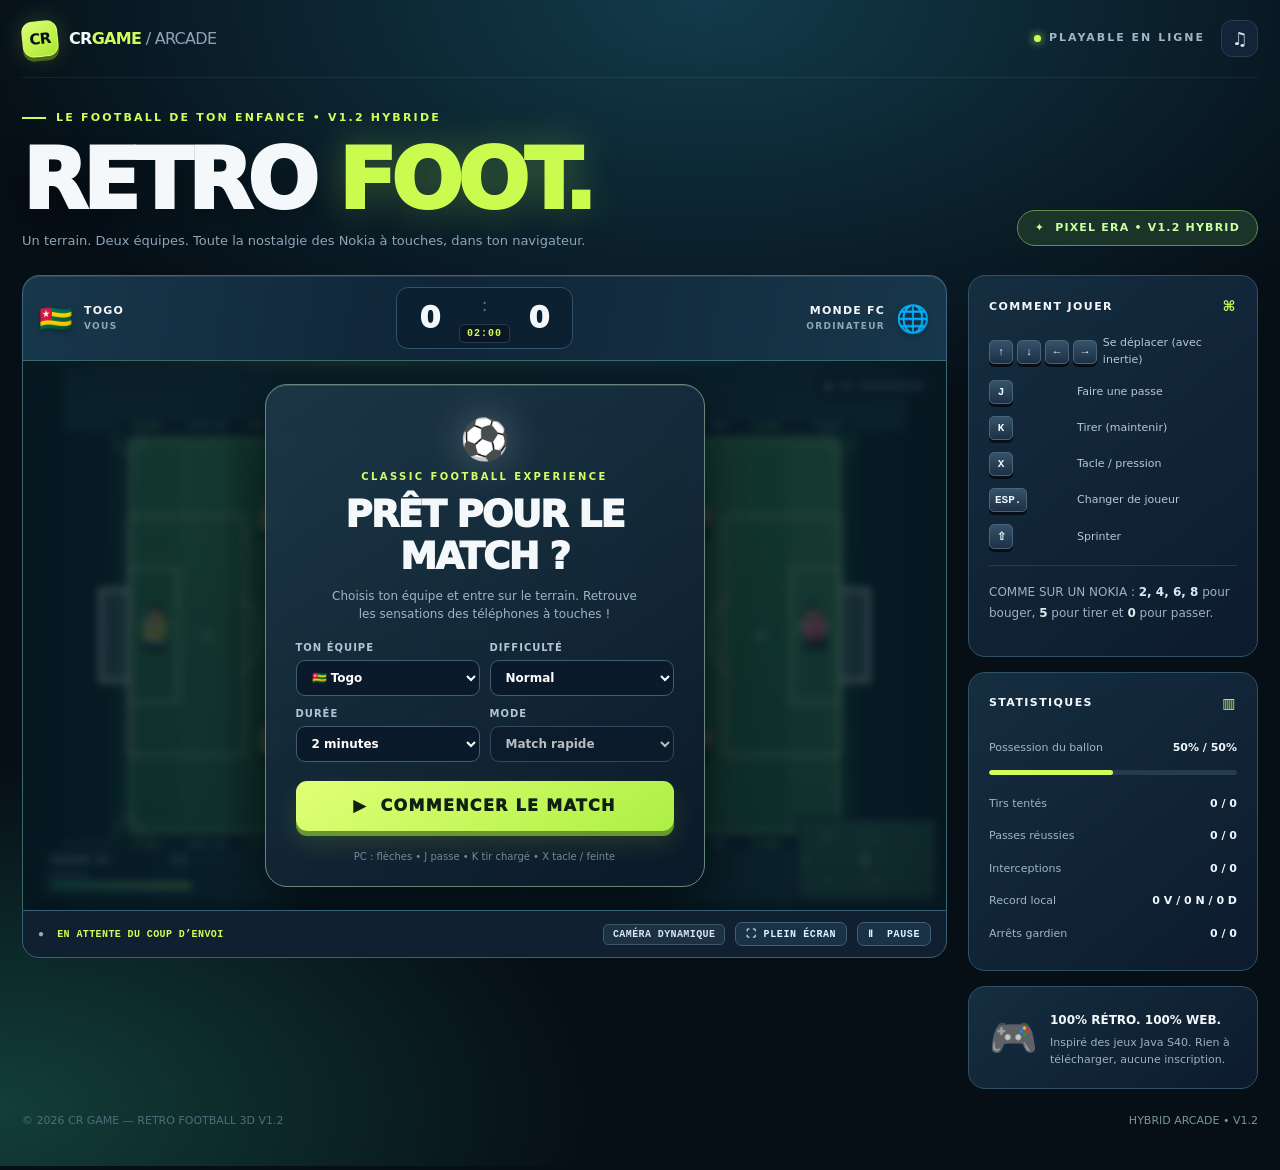
<file: docs/v1.2/index.html>
<!doctype html>
<html lang="fr">
<head>
<meta charset="utf-8" />
<meta name="viewport" content="width=device-width, initial-scale=1, viewport-fit=cover" />
<meta name="theme-color" content="#0d2430" /><link rel="manifest" href="../manifest.webmanifest" />
<meta name="description" content="Retro Foot — un jeu de football HTML5 inspiré des classiques Nokia à touches. Jouez directement sur ordinateur ou téléphone." />
<title>RETRO FOOT V1.2 — CR GAME Arcade</title>
<style>
:root{--bg:#070e1a;--surface:#101c2d;--surface2:#142238;--stroke:#2a3c52;--white:#f4f8fb;--muted:#8ea5b8;--mint:#b9f74d;--blue:#64d5f9;--gold:#f8ca62;--red:#ff687a}
*{box-sizing:border-box}html{min-height:100%;background:var(--bg)}body{margin:0;color:var(--white);background:radial-gradient(ellipse 65% 45% at 50% -13%,#1c4a57 0%,transparent 80%),radial-gradient(ellipse 34% 30% at 98% 30%,#11284c 0%,transparent 100%),var(--bg);font-family:Inter,system-ui,-apple-system,BlinkMacSystemFont,"Segoe UI",sans-serif;line-height:1.5}[hidden]{display:none!important}button,select{font:inherit}button{cursor:pointer}button:focus-visible,select:focus-visible{outline:3px solid var(--blue);outline-offset:3px}button:disabled{cursor:not-allowed;opacity:.5}a{color:var(--mint)}.wrap{width:min(1380px,calc(100% - 44px));margin:0 auto}
.topbar{height:78px;border-bottom:1px solid #ffffff10;display:flex;align-items:center;justify-content:space-between;gap:20px}.brand{display:flex;align-items:center;gap:11px;font-weight:900;font-size:16px;letter-spacing:-.7px}.brand-mark{width:36px;height:36px;border:1px solid #e6fc95a3;display:grid;place-items:center;border-radius:11px;color:var(--bg);background:var(--mint);font-size:15px;transform:rotate(-5deg);box-shadow:0 0 24px #b9f74238}.brand span span{color:var(--mint)}.top-right{display:flex;align-items:center;gap:16px}.top-status{color:#a2b5c6;font-size:11px;font-weight:800;letter-spacing:2px}.live-dot{width:7px;height:7px;display:inline-block;background:var(--mint);border-radius:50%;box-shadow:0 0 9px #b9f74d;vertical-align:middle;margin-right:8px}.iconbtn{width:37px;height:37px;display:grid;place-items:center;color:#d9e9f7;background:#142438;border:1px solid var(--stroke);border-radius:11px;font-size:18px;transition:.2s}.iconbtn:hover{background:#203852}
.hero{display:flex;justify-content:space-between;align-items:end;padding:32px 0 25px;gap:18px}.eyebrow{font-size:11px;color:var(--mint);font-weight:800;letter-spacing:2.2px;display:flex;align-items:center;gap:10px}.eyebrow:before{content:"";height:2px;width:24px;background:var(--mint)}.hero h1{font-size:clamp(39px,6.8vw,76px);line-height:1.04;font-weight:1000;letter-spacing:-4.8px;margin:10px 0 7px;font-family:system-ui,Arial,sans-serif}.hero h1 em{font-style:normal;color:var(--mint);text-shadow:0 0 48px #b9f74d20}.subtitle{font-size:13px;color:var(--muted);margin:0;max-width:580px}.edition{border:1px solid #53716e;border-radius:100px;padding:9px 17px;color:#b9e7e5;font-size:11px;white-space:nowrap;font-weight:800;letter-spacing:1.2px;background:#102c3155;margin-bottom:4px}
.game-layout{display:grid;grid-template-columns:minmax(0,1fr) 290px;align-items:start;gap:21px}.game-main{min-width:0}.game-top{display:flex;align-items:center;justify-content:space-between;gap:12px;background:linear-gradient(120deg,#172b40,#101e2e);border:1px solid #3b5369;border-bottom:0;border-radius:18px 18px 0 0;padding:11px 16px;min-height:73px}.team{display:flex;align-items:center;gap:11px;min-width:130px}.team.away{justify-content:end}.flag{font-size:27px;line-height:1;filter:drop-shadow(0 2px 2px #0004)}.team-name{font-size:11px;letter-spacing:1.2px;font-weight:900}.team-type{font-size:9px;font-weight:800;color:var(--muted);letter-spacing:1.3px}.team.away .team-text{text-align:right}.scorebox{text-align:center;display:flex;align-items:center;gap:16px}.score{font-size:30px;font-weight:1000;font-variant-numeric:tabular-nums;line-height:1;min-width:26px}.score-sep{color:#617c8e;font-size:17px}.timer{display:block;color:var(--mint);background:#0a1623;border:1px solid #283d4c;border-radius:5px;font:700 10px ui-monospace,monospace;padding:3px 7px;letter-spacing:1px;margin-top:5px}.clock-column{min-width:49px}
.stage{height:auto;aspect-ratio:1.68;width:100%;position:relative;border:1px solid #3b5369;border-bottom:0;overflow:hidden;background:#071a13;isolation:isolate;touch-action:none}canvas{width:100%;height:100%;display:block;touch-action:none}.stage:after{content:"";position:absolute;inset:0;pointer-events:none;box-shadow:inset 0 0 90px #08151a90,inset 0 0 0 4px #ffffff06}.stage-shine{position:absolute;top:0;left:0;right:0;height:6px;background:linear-gradient(90deg,transparent,var(--mint),var(--blue),transparent);opacity:.45;pointer-events:none}.status-toast{position:absolute;left:50%;top:12px;transform:translateX(-50%);white-space:nowrap;max-width:90%;overflow:hidden;text-overflow:ellipsis;border:1px solid #faf6b866;background:#061b22dd;backdrop-filter:blur(8px);border-radius:30px;font-size:11px;color:#e0fbbd;letter-spacing:1px;font-weight:900;padding:7px 17px;z-index:2;transition:opacity .2s}.status-toast.hidden{opacity:0}
.game-overlay{position:absolute;inset:0;z-index:4;display:flex;align-items:center;justify-content:center;padding:16px;background:linear-gradient(120deg,#02101bdd,#091d2bcc);backdrop-filter:blur(6px)}.game-overlay.hidden{display:none}.overlay-panel{width:min(440px,100%);text-align:center;border:1px solid #546c83;background:linear-gradient(150deg,#16283cec,#0b1726f5);border-radius:22px;padding:24px 30px 22px;box-shadow:0 24px 90px #0009,0 0 55px #b9f74d10;position:relative}.overlay-kicker{color:var(--mint);font-weight:900;letter-spacing:2.4px;font-size:10px}.overlay-panel h2{font-size:clamp(26px,3vw,37px);font-weight:1000;letter-spacing:-1.6px;line-height:1.12;margin:10px 0}.overlay-desc{font-size:12px;color:#9eb4c9;margin:0 auto 17px;max-width:310px}.pixelball{font-size:40px;filter:drop-shadow(0 0 20px #ffffff44)}.menu-grid{display:grid;grid-template-columns:1fr 1fr;gap:10px;text-align:left;margin:13px 0 19px}.menu-grid label{font-size:10px;color:#b0c5d7;font-weight:800;letter-spacing:1px}.menu-grid select{display:block;margin-top:5px;width:100%;border:1px solid #435b73;background:#0a1a2a;border-radius:9px;color:white;padding:9px 11px;font-size:12px;outline:0}.primary{border:0;background:var(--mint);font-weight:1000;letter-spacing:1.3px;color:#102113;padding:13px 18px;border-radius:11px;box-shadow:0 5px 0 #688a29,0 12px 25px #b9f74722;transition:filter .18s,transform .15s}.primary:hover{filter:brightness(1.08)}.primary:active{transform:translateY(4px);box-shadow:0 1px 0 #688a29}.primary.large{width:100%}.overlay-hint{font-size:10px;color:#71899d;margin:18px 0 0}.overlay-secondary{background:transparent;color:#cfe1ec;border:1px solid #566c81;border-radius:9px;padding:10px 14px;margin-top:13px;font-size:11px;font-weight:800}
.game-bottom{display:flex;justify-content:space-between;gap:12px;align-items:center;background:#102031;border:1px solid #3b5369;border-radius:0 0 17px 17px;padding:11px 15px;color:#95acbe;font:700 10px ui-monospace,monospace;letter-spacing:.4px}.game-bottom b{color:var(--mint)}.bottom-right{display:flex;align-items:center;gap:10px}.mini-pill{background:#1c3244;border:1px solid #425766;padding:4px 9px;border-radius:5px;color:#d7e6f0}.pause-btn{border:1px solid #436074;background:#183247;color:#e4f2fc;border-radius:7px;padding:5px 10px;font-size:10px;font-weight:900;letter-spacing:.6px}.pause-btn:hover{background:#28485e}
.sidebar{display:flex;flex-direction:column;gap:15px}.panel{border:1px solid #2a4155;background:linear-gradient(145deg,#142236e8,#0d1829e8);border-radius:17px;padding:20px}.panel-title{display:flex;align-items:center;justify-content:space-between;font-weight:900;letter-spacing:1.4px;font-size:11px;margin:0 0 18px}.panel-title .symbol{color:var(--mint);font-size:14px}.panel p{font-size:12px;color:#9cb1c5;margin:0 0 13px}.control-row{display:flex;align-items:center;gap:12px;margin:12px 0}.keycaps{min-width:76px;display:flex;align-items:center;gap:4px}.keycap{font:800 11px ui-monospace,monospace;background:#23384d;box-shadow:0 2px 0 #080e17;border:1px solid #4b6475;border-radius:5px;min-width:24px;padding:5px;text-align:center;color:#f0f7fa}.control-desc{font-size:11px;color:#b9c7d3}.control-note{font-size:10px;color:#758b9d;line-height:1.7;margin-top:13px!important}.divider{height:1px;background:#263a50;margin:16px 0}.stat{display:flex;justify-content:space-between;gap:12px;padding:8px 0;font-size:11px;color:#9fb6c6}.stat strong{color:#f0f8ff;font-variant-numeric:tabular-nums}.progressbar{height:5px;background:#263c4e;border-radius:15px;margin:5px 0 13px;overflow:hidden}.progressbar>span{display:block;height:100%;background:var(--mint);width:50%;border-radius:15px;transition:width .2s}.vintage{display:flex;align-items:center;gap:12px}.phone{font-size:39px;line-height:1}.vintage p{margin:4px 0 0;line-height:1.5;font-size:11px}.vintage strong{font-size:12px}.footer{padding:24px 0 36px;color:#526c7c;font-size:11px;display:flex;justify-content:space-between;gap:20px}.footer span:last-child{color:#78979d}
.touch-controls{display:none;user-select:none;-webkit-user-select:none;touch-action:none}.joystick{touch-action:none;position:relative;flex-shrink:0;width:126px;height:126px;border:1px solid #3c5767;border-radius:50%;background:radial-gradient(circle,#2d4a53 0%,#172b3b 60%,#0b1d2b 100%);box-shadow:inset 0 0 20px #0006,0 12px 32px #0004}.joystick:before,.joystick:after{content:"";position:absolute;opacity:.38;background:#87b3bb}.joystick:before{width:2px;height:90px;top:18px;left:61px}.joystick:after{height:2px;width:90px;left:18px;top:61px}.joystick-knob{position:absolute;z-index:2;width:53px;height:53px;border-radius:50%;background:radial-gradient(circle at 35% 28%,#bce9b4,#699e74);border:2px solid #d2ffc5;box-shadow:0 3px 16px #0009,0 0 15px #b9f74d66;left:36px;top:36px;pointer-events:none;transition:transform .045s}.touch-action{border:1px solid #ffffff33;border-bottom:4px solid #0006;box-shadow:0 5px 18px #0003;touch-action:none;user-select:none;font-size:11px;font-weight:1000;letter-spacing:.6px}.touch-action:active,.touch-action.pressed{filter:brightness(1.24);transform:translateY(2px)}.touch-shoot{width:75px;height:75px;border-radius:50%;background:linear-gradient(135deg,#d6ff5d,#8ed322);color:#1a300c}.touch-pass{width:61px;height:61px;border-radius:50%;background:linear-gradient(135deg,#6fdbff,#2676ba);color:#ecf9ff}.touch-switch{width:55px;height:55px;border-radius:50%;background:linear-gradient(135deg,#374e69,#1e334a);color:#f4f9ff}.touch-sprint{width:75px;height:35px;border-radius:10px;background:#dd8453;color:#fff;border-bottom-width:3px}.touch-buttons{display:flex;align-items:center;gap:10px;justify-content:flex-end}.actions-secondary{display:flex;flex-direction:column;align-items:center;gap:9px}.touch-caption{font-size:10px;color:#748b9f;text-align:center;letter-spacing:1px;font-weight:800}.touch-sprint.active{background:#efb464}.shortcut-list{color:#9cb4c9;font:700 10px ui-monospace,monospace;letter-spacing:.2px}
@media(max-width:1100px){.game-layout{grid-template-columns:minmax(0,1fr) 250px}.wrap{width:min(1200px,calc(100% - 28px))}.panel{padding:15px}.hero h1{letter-spacing:-3px}}
@media(max-width:850px){.game-layout{grid-template-columns:1fr}.sidebar{display:grid;grid-template-columns:1fr 1fr;gap:12px;margin-top:5px}.sidebar .panel:last-child{grid-column:1/-1}.touch-controls{display:flex;justify-content:space-between;align-items:center;padding:20px 3px 16px;gap:5px}.stage{aspect-ratio:1.45}.hero{padding:20px 0 18px}}
@media(max-width:550px){.wrap{width:calc(100% - 22px)}.topbar{height:60px}.top-status{font-size:9px;letter-spacing:1px}.hero{display:block;padding:19px 2px 14px}.hero h1{font-size:46px;letter-spacing:-3.3px;margin:5px 0}.eyebrow{font-size:9px;letter-spacing:1.6px}.edition{display:none}.subtitle{font-size:11px;line-height:1.5}.team{min-width:0;gap:6px}.team-name{font-size:10px}.team-type{font-size:8px}.flag{font-size:21px}.score{font-size:24px}.scorebox{gap:9px}.game-top{padding:8px 11px;min-height:59px}.stage{aspect-ratio:.96}.game-bottom{padding:8px 10px;font-size:9px}.mini-pill{display:none}.sidebar{display:none}.touch-controls{padding:12px 3px 12px}.joystick{width:119px;height:119px}.joystick:before{height:86px;left:58px;top:16px}.joystick:after{width:86px;left:16px;top:58px}.joystick-knob{left:32.5px;top:32.5px}.touch-shoot{width:73px;height:73px}.touch-pass{width:56px;height:56px}.touch-switch{width:51px;height:51px}.touch-buttons{gap:7px}.touch-sprint{height:33px;width:72px}.overlay-panel{padding:19px 19px 18px}.overlay-panel h2{font-size:28px}.overlay-desc{font-size:11px;margin-bottom:12px}.menu-grid{margin:12px 0 15px}.footer{padding:14px 2px 24px;font-size:9px}.status-toast{font-size:9px}.brand{font-size:14px}}
@media(max-width:365px){.joystick{width:106px;height:106px}.joystick-knob{left:26.5px;top:26.5px}.joystick:before{left:52px;top:8px}.joystick:after{left:8px;top:52px}.touch-shoot{width:65px;height:65px}.touch-pass{width:51px;height:51px}.touch-switch{width:46px;height:46px}.touch-buttons{gap:5px}.overlay-panel h2{font-size:25px}}
@media(prefers-reduced-motion:reduce){*,*:before,*:after{transition-duration:0.01ms!important;animation-duration:0.01ms!important}}

/* RETRO FOOT — HYBRID ARCADE • refreshed v1.1 */
:root{--bg:#060e16;--surface:#112337;--mint:#d0fd57;--blue:#5adcf0;--gold:#f6d877}
body{background:radial-gradient(ellipse 75% 45% at 55% 0%,#123b4b 0%,transparent 80%),radial-gradient(ellipse 55% 35% at 0% 95%,#123e39 0%,transparent 85%),#060e16}
.brand-mark{background:linear-gradient(145deg,#ddff74,#a8e72e);transform:rotate(-6deg);box-shadow:0 4px 0 #4a6818,0 0 24px #d0fd5730}
.hero h1{font-size:clamp(45px,7vw,84px);text-shadow:0 10px 32px #0005}
.hero em{color:#c9fc4f!important;text-shadow:0 0 38px #bafa4545!important}
.edition{background:#1b342a;border-color:#618e4a;color:#ccffa3}
.game-top{background:linear-gradient(100deg,#18374b,#102538 46%,#18374b);border-color:#3a6680;box-shadow:inset 0 1px #ffffff17}
.scorebox{padding:5px 20px;border-radius:12px;background:#081b2b99;border:1px solid #30526a}
.stage{background:radial-gradient(ellipse at 50% 50%,#396b3f,#081c18);border-color:#3c6970}
.game-overlay{background:#061823bd;backdrop-filter:blur(4px)}
.overlay-panel{background:linear-gradient(145deg,#1c3748f7,#0b1928fa);border:1px solid #66887b;box-shadow:0 23px 65px #000a,inset 0 1px #ffffff22}
.overlay-kicker{color:#d5fd67}
.primary{background:linear-gradient(145deg,#e1ff77,#adf044);box-shadow:0 5px 0 #68982d,0 12px 25px #d5ff3d20}
.panel{border-color:#315266;background:linear-gradient(140deg,#152e40,#0c1b2d)}
.keycap{background:linear-gradient(#35536b,#1d3046);box-shadow:0 3px 0 #080e17}
.game-bottom{border-color:#376276}
.game-version{display:inline-flex;align-items:center;gap:7px;margin-left:12px;border:1px solid #6f8f6b;background:#203e316d;border-radius:100px;padding:3px 9px;color:#dcff86;font:900 10px ui-monospace,monospace;letter-spacing:.9px;vertical-align:middle}
.game-version:before{content:"";display:inline-block;width:5px;height:5px;border-radius:50%;background:#d3ff63;box-shadow:0 0 8px #d3ff63}
.match-hud{position:absolute;pointer-events:none;bottom:13px;left:14px;z-index:2;border:1px solid #7cebc44a;background:linear-gradient(120deg,#071e27e8,#123441e0);backdrop-filter:blur(3px);border-radius:11px;padding:8px 11px;width:167px;box-shadow:0 8px 24px #0008}
.match-hud-head{font:900 10px ui-monospace,monospace;color:#edfff0;letter-spacing:.8px;display:flex;justify-content:space-between;gap:7px}
.match-hud-head span:last-child{color:#a4dce2}
.match-hud-label{font:700 8px ui-monospace,monospace;letter-spacing:1px;color:#a3cbd3;margin:5px 0 3px}
.stamina-track{height:5px;background:#395164;border-radius:100px;overflow:hidden}
.stamina-fill{width:100%;height:100%;background:linear-gradient(90deg,#29d8a3,#d1fc59);transition:width .15s;border-radius:100px}
.focus-indicator{position:absolute;top:13px;right:13px;z-index:2;border:1px solid #ffffff3d;background:#081923cd;color:#ebf4fa;padding:6px 9px;border-radius:8px;font:800 9px ui-monospace,monospace;pointer-events:none;letter-spacing:1px}
.touch-action{transition:transform .08s,filter .08s;box-shadow:0 6px 18px #0008,inset 0 2px #ffffff66}
.touch-tackle{background:linear-gradient(140deg,#f7a96d,#ae5536);color:#201815;width:60px;height:60px;border-radius:50%;font-size:9px}
.touch-buttons{gap:7px}.touch-pass{background:linear-gradient(145deg,#82e9fa,#3a91c6)}
#fullscreenBtn{white-space:nowrap}
#fullscreenBtn:hover{border-color:#b9f74d}
@media(max-width:850px){.match-hud{width:137px;padding:6px 8px;bottom:9px;left:9px}.match-hud-head{font-size:9px}.touch-tackle{width:54px;height:54px}}
@media(max-width:550px){.hero h1{font-size:48px}.game-version{font-size:8px;margin-left:5px;padding:2px 6px}.scorebox{padding:3px 7px}.focus-indicator{top:8px;right:8px;font-size:7px}.match-hud{width:122px;bottom:7px;left:7px;padding:5px 7px}.touch-tackle{width:45px;height:45px;font-size:8px}.touch-pass{width:51px;height:51px}.touch-shoot{width:65px;height:65px}.touch-buttons{gap:5px}.touch-sprint{width:66px}.touch-switch{width:46px;height:46px}#fullscreenBtn{font-size:9px;padding:5px}}
@media(max-width:365px){.touch-tackle{width:40px;height:40px}.touch-pass{width:46px;height:46px}.touch-shoot{width:61px;height:61px}}

/* V1.2 • tactical football and landscape play */
#gameArea:fullscreen{background:#07131e;display:flex;flex-direction:column;padding:0;overflow:hidden}
#gameArea:fullscreen .stage{flex:1;aspect-ratio:auto;min-height:0}
#gameArea:fullscreen .game-top{border-radius:0;min-height:55px;flex-shrink:0}
#gameArea:fullscreen .game-bottom{border-radius:0;flex-shrink:0}
#gameArea:fullscreen .touch-controls{flex-shrink:0;padding:7px 16px;background:#081b2d;min-height:112px}
#gameArea:fullscreen .joystick{width:92px;height:92px}
#gameArea:fullscreen .joystick-knob{left:18px;top:18px}
#gameArea:fullscreen .joystick:before,#gameArea:fullscreen .joystick:after{display:none}
#gameArea:fullscreen .touch-caption{display:none}
@media(orientation:landscape) and (max-height:550px){.hero{padding:8px 0}.hero h1{font-size:35px}.topbar{height:44px}.game-top{min-height:50px}.stage{aspect-ratio:2.2}.touch-controls{padding:8px 3px}.joystick{width:92px;height:92px}.joystick-knob{left:18px;top:18px}.joystick:before,.joystick:after{display:none}}

/* Gameplay keeps every touch control on-screen on portrait phones. */
@media(max-width:550px){
 body.in-match .hero{display:none}
 body.in-match .topbar{height:48px}
 body.in-match .game-layout{margin-top:7px}
 body.in-match .stage{aspect-ratio:1.10}
 body.in-match .touch-controls{padding:9px 3px}
 body.in-match .footer{display:none}
}
@media(orientation:landscape) and (pointer:coarse){
 .touch-controls{display:flex;justify-content:space-between;align-items:center;padding:8px 12px}
 .sidebar{display:none}
}

/* Compact kickoff card keeps all menu controls visible on narrow phones. */
@media(max-width:550px){
 .game-overlay{padding:7px}
 .overlay-panel{padding:13px 16px 11px}
 .overlay-panel .pixelball{display:none}
 .overlay-panel h2{font-size:23px;margin:6px 0;letter-spacing:-.8px}
 .overlay-desc{font-size:10px;line-height:1.35;margin-bottom:8px}
 .menu-grid{gap:7px;margin:8px 0 12px}
 .menu-grid select{padding:7px 8px;margin-top:3px}
 .primary{padding:10px 12px}
 .overlay-hint{margin:8px 0 0;font-size:8px;line-height:1.35}
 .overlay-secondary{margin-top:7px;padding:7px 10px}
}
</style>
</head>
<body>
<div class="wrap">
  <header class="topbar">
    <div class="brand"><div class="brand-mark">CR</div><span>CR<span>GAME</span><span style="font-weight:500;color:#8ea5b8"> / ARCADE</span></span></div>
    <div class="top-right"><span class="top-status"><span class="live-dot"></span>PLAYABLE EN LIGNE</span><button class="iconbtn" id="soundBtn" type="button" aria-label="Désactiver le son" title="Activer/désactiver le son">♫</button></div>
  </header>
  <section class="hero">
    <div><div class="eyebrow">LE FOOTBALL DE TON ENFANCE • V1.2 HYBRIDE</div><h1>RETRO <em>FOOT.</em></h1><p class="subtitle">Un terrain. Deux équipes. Toute la nostalgie des Nokia à touches, dans ton navigateur.</p></div>
    <div class="edition">✦ &nbsp;PIXEL ERA • V1.2 HYBRID</div>
  </section>
  <main class="game-layout">
    <section class="game-main" id="gameArea" aria-label="Jeu de football">
      <div class="game-top">
        <div class="team home"><span id="homeFlag" class="flag">🇹🇬</span><div class="team-text"><div id="homeName" class="team-name">TOGO</div><div class="team-type">VOUS</div></div></div>
        <div class="scorebox"><span class="score" id="homeScore">0</span><div class="clock-column"><span class="score-sep">:</span><div class="timer" id="gameTimer">02:00</div></div><span class="score" id="awayScore">0</span></div>
        <div class="team away"><div class="team-text"><div class="team-name">MONDE FC</div><div class="team-type">ORDINATEUR</div></div><span class="flag">🌐</span></div>
      </div>
      <div class="stage" id="stage">
        <canvas id="field" aria-label="Terrain de football, match contre l'ordinateur" role="img"></canvas>
        <div class="stage-shine"></div><div class="focus-indicator" id="focusIndicator">◉ CONTRÔLE ACTIF</div><div class="match-hud" id="matchHud"><div class="match-hud-head"><span id="playerName">JOUEUR 04</span><span id="playerRole">MILIEU</span></div><div class="match-hud-label">ÉNERGIE</div><div class="stamina-track"><div class="stamina-fill" id="staminaFill"></div></div></div>
        <div class="status-toast hidden" id="toast" aria-live="polite"></div>
        <div class="game-overlay" id="overlay"><div class="overlay-panel">
          <div class="pixelball" id="overlayBall">⚽</div>
          <div class="overlay-kicker" id="overlayKicker">CLASSIC FOOTBALL EXPERIENCE</div>
          <h2 id="overlayTitle">PRÊT POUR LE MATCH ?</h2>
          <p class="overlay-desc" id="overlayDesc">Choisis ton équipe et entre sur le terrain. Retrouve les sensations des téléphones à touches !</p>
          <div class="menu-grid" id="menuGrid">
            <label>TON ÉQUIPE<select id="teamChoice"><option value="togo">🇹🇬 Togo</option><option value="france">🇫🇷 France</option><option value="brazil">🇧🇷 Brésil</option><option value="ghana">🇬🇭 Ghana</option></select></label>
            <label>DIFFICULTÉ<select id="difficultyChoice"><option value="easy">Facile</option><option value="normal" selected>Normal</option><option value="hard">Expert</option></select></label>
            <label>DURÉE<select id="durationChoice"><option value="120" selected>2 minutes</option><option value="180">3 minutes</option><option value="300">5 minutes</option></select></label>
            <label>MODE<select disabled aria-label="Mode de jeu"><option>Match rapide</option></select></label>
          </div>
          <button class="primary large" id="primaryBtn" type="button">▶ &nbsp;COMMENCER LE MATCH</button>
          <button class="overlay-secondary" id="secondaryBtn" type="button" hidden>↻ &nbsp;NOUVELLE PARTIE</button>
          <p class="overlay-hint" id="overlayHint">PC : flèches pour bouger • J pour passer • K pour tirer • X pour tacler</p>
        </div></div>
      </div>
      <div class="game-bottom"><span>● &nbsp;<b id="fieldStatus">EN ATTENTE DU COUP D'ENVOI</b></span><div class="bottom-right"><span class="mini-pill" id="cameraStatus">CAMÉRA DYNAMIQUE</span><button class="pause-btn" type="button" id="fullscreenBtn" aria-label="Afficher le jeu en plein écran">⛶ PLEIN ÉCRAN</button><button class="pause-btn" id="pauseBtn" type="button">Ⅱ &nbsp;PAUSE</button></div></div>
      <div class="touch-controls" aria-label="Commandes tactiles du jeu">
        <div><div class="joystick" id="joystick"><div class="joystick-knob" id="joystickKnob"></div></div><div class="touch-caption" style="margin-top:7px">DÉPLACEMENT</div></div>
        <div class="touch-buttons"><div class="actions-secondary"><button class="touch-action touch-switch" id="switchBtn" type="button">↔<span style="display:block;font-size:8px">JOUEUR</span></button><button class="touch-action touch-sprint" id="sprintBtn" type="button">⚡ SPRINTER</button></div><button class="touch-action touch-pass" id="passBtn" type="button">PASSE</button><button class="touch-action touch-tackle" id="tackleBtn" type="button">ACTION</button><button class="touch-action touch-shoot" id="shootBtn" type="button">TIR ⚽</button></div>
      </div>
    </section>
    <aside class="sidebar">
      <section class="panel"><h2 class="panel-title">COMMENT JOUER <span class="symbol">⌘</span></h2>
        <div class="control-row"><div class="keycaps"><span class="keycap">↑</span><span class="keycap">↓</span><span class="keycap">←</span><span class="keycap">→</span></div><span class="control-desc">Se déplacer (avec inertie)</span></div>
        <div class="control-row"><div class="keycaps"><span class="keycap">J</span></div><span class="control-desc">Faire une passe</span></div>
        <div class="control-row"><div class="keycaps"><span class="keycap">K</span></div><span class="control-desc">Tirer (maintenir)</span></div>
        <div class="control-row"><div class="keycaps"><span class="keycap">X</span></div><span class="control-desc">Tacle / pression</span></div><div class="control-row"><div class="keycaps"><span class="keycap">ESP.</span></div><span class="control-desc">Changer de joueur</span></div>
        <div class="control-row"><div class="keycaps"><span class="keycap">⇧</span></div><span class="control-desc">Sprinter</span></div>
        <div class="divider"></div><p class="control-note">COMME SUR UN NOKIA : <b style="color:#d8ebef">2, 4, 6, 8</b> pour bouger, <b style="color:#d8ebef">5</b> pour tirer et <b style="color:#d8ebef">0</b> pour passer.</p>
      </section>
      <section class="panel"><h2 class="panel-title">STATISTIQUES <span class="symbol">▥</span></h2>
        <div class="stat"><span>Possession du ballon</span><strong id="possText">50% / 50%</strong></div><div class="progressbar"><span id="possBar"></span></div>
        <div class="stat"><span>Tirs tentés</span><strong id="shotsText">0 / 0</strong></div>
        <div class="stat"><span>Passes réussies</span><strong id="passesText">0 / 0</strong></div>
        <div class="stat"><span>Interceptions</span><strong id="tacklesText">0 / 0</strong></div><div class="stat"><span>Record local</span><strong id="recordText">0 V / 0 N / 0 D</strong></div><div class="stat"><span>Arrêts gardien</span><strong id="savesText">0 / 0</strong></div>
      </section>
      <section class="panel"><div class="vintage"><div class="phone">🎮</div><div><strong>100% RÉTRO. 100% WEB.</strong><p>Inspiré des jeux Java S40. Rien à télécharger, aucune inscription.</p></div></div></section>
    </aside>
  </main>
  <footer class="footer"><span>© 2026 CR GAME — RETRO FOOTBALL 3D V1.2</span><span>HYBRID ARCADE • V1.2</span></footer>
</div>
<script>
'use strict';
(()=>{
const $=id=>document.getElementById(id);
const canvas=$('field'), ctx=canvas.getContext('2d',{alpha:false});
const dom={stage:$('stage'),overlay:$('overlay'),overlayBall:$('overlayBall'),overlayTitle:$('overlayTitle'),overlayDesc:$('overlayDesc'),overlayKicker:$('overlayKicker'),overlayHint:$('overlayHint'),menuGrid:$('menuGrid'),primary:$('primaryBtn'),secondary:$('secondaryBtn'),timer:$('gameTimer'),homeScore:$('homeScore'),awayScore:$('awayScore'),homeName:$('homeName'),homeFlag:$('homeFlag'),status:$('fieldStatus'),toast:$('toast'),pause:$('pauseBtn'),sound:$('soundBtn')};
const W=1200,H=760, field={x:95,y:100,w:1010,h:560}, cy=380,goalTop=315,goalBottom=445;
const teams={togo:{name:'TOGO',flag:'🇹🇬',kit:'#f4cf40',trim:'#41bf93',shorts:'#f2f4f3'},france:{name:'FRANCE',flag:'🇫🇷',kit:'#5b8bff',trim:'#f2f4f9',shorts:'#e6eaff'},brazil:{name:'BRÉSIL',flag:'🇧🇷',kit:'#ffe44f',trim:'#49bb85',shorts:'#328bdb'},ghana:{name:'GHANA',flag:'🇬🇭',kit:'#f7f8f5',trim:'#e5b141',shorts:'#cb3551'}};
const rival={kit:'#fb6072',trim:'#f4d2de',shorts:'#23375d'};
const rand=(a,b)=>a+Math.random()*(b-a),clamp=(v,a,b)=>Math.max(a,Math.min(b,v)),dist=(a,b)=>Math.hypot(a.x-b.x,a.y-b.y),norm=(x,y)=>{const d=Math.hypot(x,y);return d>0?{x:x/d,y:y/d}:{x:0,y:0}};
let audioCtx=null,soundOn=true;
const playSound=(freq=560,duration=.11,type='square',vol=.04)=>{if(!soundOn)return;try{audioCtx??=new(window.AudioContext||window.webkitAudioContext)();if(audioCtx.state==='suspended')audioCtx.resume();const osc=audioCtx.createOscillator(),gain=audioCtx.createGain();osc.type=type;osc.frequency.value=freq;gain.gain.setValueAtTime(vol,audioCtx.currentTime);gain.gain.exponentialRampToValueAtTime(.0001,audioCtx.currentTime+duration);osc.connect(gain).connect(audioCtx.destination);osc.start();osc.stop(audioCtx.currentTime+duration)}catch(e){}};
const whistle=()=>{playSound(870,.1);setTimeout(()=>playSound(1060,.16),110)};
let state='menu',players=[],ball={x:600,y:380,vx:0,vy:0,owner:null,lock:0,lastTeam:0,trail:[],shot:false,height:0,vh:0,pendingPass:null},controlled=null;
let score=[0,0],matchTime=120,timeLeft=120,aiLevel='normal',homeKit=teams.togo,stats={poss:[0,0],shots:[0,0],passes:[0,0],saves:[0,0],tackles:[0,0]};
let effects=[],popupTimer=0,freezeTimer=0,nextKickoff=0,firstKickoff=true,restartInfo=null,frameClock=0,cam={x:600,y:380},view={w:850,h:500,dpr:1},shake=0;
let touch={x:0,y:0},sprintTouch=false,shootHeld=false,shootCharge=0,keys=new Set(),touchShotPointer=null;

const recordKey='crgame.retrofoot.v12.record';
let record={win:0,draw:0,loss:0};
try{const r=JSON.parse(localStorage.getItem(recordKey)||'null');if(r&&Number.isFinite(r.win)&&Number.isFinite(r.draw)&&Number.isFinite(r.loss))record=r}catch(e){}
function saveRecord(){if(score[0]>score[1])record.win++;else if(score[0]<score[1])record.loss++;else record.draw++;try{localStorage.setItem(recordKey,JSON.stringify(record))}catch(e){}}
function setStatus(text){dom.status.textContent=text}
function toast(text,sec=2){dom.toast.textContent=text;dom.toast.classList.remove('hidden');popupTimer=sec}
function hideToast(){dom.toast.classList.add('hidden');popupTimer=0}
function updateHud(){dom.homeScore.textContent=score[0];dom.awayScore.textContent=score[1];const t=Math.max(0,Math.ceil(timeLeft));dom.timer.textContent=String(Math.floor(t/60)).padStart(2,'0')+':'+String(t%60).padStart(2,'0');const total=stats.poss[0]+stats.poss[1],pct=total?Math.round(stats.poss[0]/total*100):50;$('possText').textContent=`${pct}% / ${100-pct}%`;$('possBar').style.width=pct+'%';$('shotsText').textContent=stats.shots.join(' / ');$('passesText').textContent=stats.passes.join(' / ');$('savesText').textContent=stats.saves.join(' / ');$('tacklesText').textContent=stats.tackles.join(' / ');$('recordText').textContent=record.win+' V / '+record.draw+' N / '+record.loss+' D';if(controlled){$('playerName').textContent='JOUEUR '+String(controlled.no).padStart(2,'0');$('playerRole').textContent=controlled.role==='def'?'DÉF':controlled.role==='mid'?'MIL':controlled.role==='keeper'?'GAR':'ATT';$('staminaFill').style.width=Math.round(controlled.stamina)+'%';$('focusIndicator').textContent=ball.owner?.team===0?'◉ EN POSSESSION':'◇ EN DÉFENSE';$('tackleBtn').textContent=ball.owner?.team===0?'FEINTE':'TACLE'}}
function player(team,no,x,y,role){return {team,no,x,y,homeX:x,homeY:y,role,r:role==='keeper'?19:17,fx:team===0?1:-1,fy:0,run:0,controlTimer:0,decision:rand(.4,1.3),hasSaved:false,vx:0,vy:0,stamina:100,tackleCooldown:0,kickTime:0}}
function spawnPlayers(){const left=[[131,380,'keeper'],[298,222,'def'],[298,538,'def'],[495,380,'mid'],[665,235,'forward'],[665,525,'forward']];players=[];for(let team=0;team<2;team++)for(let i=0;i<left.length;i++){const [x,y,role]=left[i];players.push(player(team,i+1,team===0?x:W-x,y,role))}controlled=players[3]}
function resetBall(kickTeam=0){ball={x:600,y:380,vx:0,vy:0,owner:null,lock:0,lastTeam:kickTeam,trail:[],shot:false,height:0,vh:0,pendingPass:null};players.forEach(p=>{p.x=p.homeX;p.y=p.homeY;p.fx=p.team===0?1:-1;p.fy=0;p.decision=rand(.3,1);p.vx=p.vy=0;p.stamina=100;p.tackleCooldown=0;p.kickTime=0});const p=kickTeam===0?players[3]:players[9];p.x=kickTeam===0?575:625;p.y=380;ball.owner=p;controlled=players[3];cam.x=600;cam.y=380}
function initMatch(){document.body.classList.add('in-match');homeKit=teams[$('teamChoice').value]||teams.togo;dom.homeName.textContent=homeKit.name;dom.homeFlag.textContent=homeKit.flag;matchTime=Number($('durationChoice').value)||120;timeLeft=matchTime;aiLevel=$('difficultyChoice').value;score=[0,0];stats={poss:[0,0],shots:[0,0],passes:[0,0],saves:[0,0],tackles:[0,0]};restartInfo=null;effects=[];freezeTimer=0;firstKickoff=true;spawnPlayers();resetBall(0);state='playing';closeOverlay();setStatus('MATCH EN COURS');dom.pause.textContent='Ⅱ  PAUSE';toast('⚽ COUP D’ENVOI !',2);whistle();updateHud()}
function closeOverlay(){dom.overlay.classList.add('hidden')}
function openOverlay(mode){if(mode==='menu')document.body.classList.remove('in-match');state=mode;dom.overlay.classList.remove('hidden');dom.menuGrid.hidden=mode!=='menu';dom.secondary.hidden=mode==='menu';dom.overlayBall.textContent=mode==='ended'?(score[0]>score[1]?'🏆':score[0]===score[1]?'🤝':'⚽'):'⚽';if(mode==='menu'){dom.overlayKicker.textContent='CLASSIC FOOTBALL EXPERIENCE';dom.overlayTitle.textContent='PRÊT POUR LE MATCH ?';dom.overlayDesc.textContent='Choisis ton équipe et entre sur le terrain. Retrouve les sensations des téléphones à touches !';dom.primary.innerHTML='▶ &nbsp;COMMENCER LE MATCH';dom.overlayHint.textContent='PC : flèches • J passe • K tir chargé • X tacle / feinte'}else if(mode==='paused'){dom.overlayKicker.textContent='MI-TEMPS SUR LE TERRAIN';dom.overlayTitle.textContent='MATCH EN PAUSE';dom.overlayDesc.textContent='Reprends quand tu veux. Le chronomètre est arrêté.';dom.primary.innerHTML='▶ &nbsp;REPRENDRE LE MATCH';dom.overlayHint.textContent='Appuie sur P ou Échap pour reprendre'}else if(mode==='ended'){dom.overlayKicker.textContent='FIN DU TEMPS RÉGLEMENTAIRE';dom.overlayTitle.textContent=score[0]>score[1]?'VICTOIRE !':score[0]===score[1]?'MATCH NUL !':'DÉFAITE...';dom.overlayDesc.textContent=`${homeKit.name} ${score[0]} – ${score[1]} MONDE FC. ${score[0]>score[1]?'Bien joué, champion !':'Prêt pour la revanche ?'}`;dom.primary.innerHTML='↻ &nbsp;REJOUER';dom.overlayHint.textContent='Tu peux changer d’équipe ou de difficulté via Nouvelle partie'}setStatus(mode==='paused'?'MATCH EN PAUSE':mode==='ended'?'COUP DE SIFFLET FINAL':'EN ATTENTE DU COUP D’ENVOI')}
dom.primary.addEventListener('click',()=>{if(state==='menu'||state==='ended')initMatch();else if(state==='paused'){state='playing';closeOverlay();setStatus('MATCH EN COURS');dom.pause.textContent='Ⅱ  PAUSE';playSound()}});
dom.secondary.addEventListener('click',()=>{openOverlay('menu');hideToast()});
function togglePause(){if(state==='playing'){openOverlay('paused');dom.pause.textContent='▶  REPRENDRE'}else if(state==='paused'){state='playing';closeOverlay();setStatus('MATCH EN COURS');dom.pause.textContent='Ⅱ  PAUSE';playSound()}}
dom.pause.addEventListener('click',togglePause);dom.sound.addEventListener('click',()=>{soundOn=!soundOn;dom.sound.textContent=soundOn?'♫':'♩';dom.sound.setAttribute('aria-label',soundOn?'Désactiver le son':'Activer le son');if(soundOn)playSound(650)});
function isDown(...codes){return codes.some(c=>keys.has(c))}
function moveInput(){let x=touch.x,y=touch.y;if(isDown('ArrowLeft','KeyA','Digit4','Numpad4'))x-=1;if(isDown('ArrowRight','KeyD','Digit6','Numpad6'))x+=1;if(isDown('ArrowUp','KeyW','Digit2','Numpad2'))y-=1;if(isDown('ArrowDown','KeyS','Digit8','Numpad8'))y+=1;const len=Math.hypot(x,y);return len>1?{x:x/len,y:y/len}:{x,y}}
function sprinting(){return sprintTouch||isDown('ShiftLeft','ShiftRight','Digit3','Numpad3')}
window.addEventListener('keydown',e=>{const codes=['ArrowLeft','ArrowRight','ArrowUp','ArrowDown','Space','KeyJ','KeyK','KeyP','KeyR','Escape','ShiftLeft','ShiftRight','Digit0','Digit2','Digit3','Digit4','Digit5','Digit6','Digit8','Numpad0','Numpad2','Numpad3','Numpad4','Numpad5','Numpad6','Numpad8'];if(['SELECT','INPUT','BUTTON'].includes(document.activeElement?.tagName))return;if(codes.includes(e.code))e.preventDefault();if(e.repeat&&['Space','KeyJ','Digit0','Numpad0','KeyX','KeyL','Digit1','Numpad1','KeyP','Escape'].includes(e.code))return;keys.add(e.code);if(e.code==='KeyP'||e.code==='Escape')togglePause();if(state==='playing'){if(['KeyJ','Digit0','Numpad0'].includes(e.code))passBall();if(e.code==='Space')switchPlayer();if(['KeyX','KeyL','Digit1','Numpad1'].includes(e.code))tackleAction();if(['KeyK','Digit5','Numpad5'].includes(e.code)){shootHeld=true;shootCharge=Math.max(.02,shootCharge)}}if(state==='menu'&&e.code==='Enter')initMatch();if(state==='ended'&&e.code==='KeyR')initMatch()});
window.addEventListener('keyup',e=>{keys.delete(e.code);if(['KeyK','Digit5','Numpad5'].includes(e.code)&&shootHeld){shootBall();shootHeld=false;shootCharge=0}});
window.addEventListener('blur',()=>{keys.clear();touch.x=touch.y=0;sprintTouch=false;shootHeld=false;shootCharge=0;resetKnob();if(state==='playing')togglePause()});
$('fullscreenBtn').addEventListener('click',async()=>{try{if(document.fullscreenElement){await document.exitFullscreen()}else{await (document.getElementById('gameArea')||document.documentElement).requestFullscreen();if(screen.orientation?.lock)await screen.orientation.lock('landscape').catch(()=>{})}}catch(e){toast('PLEIN ÉCRAN NON DISPONIBLE',1)}});
const joystick=$('joystick'),knob=$('joystickKnob');let joyPointer=null;
function resetKnob(){knob.style.transform='translate(0px,0px)'}
function setJoystickFromEvent(e){const b=joystick.getBoundingClientRect(),cx=b.left+b.width/2,yy=b.top+b.height/2,r=b.width*.29;const x=clamp((e.clientX-cx)/r,-1,1),y=clamp((e.clientY-yy)/r,-1,1),n=norm(x,y),mag=Math.min(1,Math.hypot(x,y));touch.x=n.x*mag;touch.y=n.y*mag;knob.style.transform=`translate(${touch.x*r}px,${touch.y*r}px)`}
joystick.addEventListener('pointerdown',e=>{e.preventDefault();joyPointer=e.pointerId;joystick.setPointerCapture(e.pointerId);setJoystickFromEvent(e)});
joystick.addEventListener('pointermove',e=>{if(e.pointerId===joyPointer)setJoystickFromEvent(e)});
function joystickRelease(e){if(e.pointerId!==joyPointer)return;joyPointer=null;touch.x=touch.y=0;resetKnob()}
joystick.addEventListener('pointerup',joystickRelease);joystick.addEventListener('pointercancel',joystickRelease);joystick.addEventListener('lostpointercapture',()=>{joyPointer=null;touch.x=touch.y=0;resetKnob()});
$('passBtn').addEventListener('pointerdown',e=>{e.preventDefault();passBall();playSound(500,.06)});$('tackleBtn').addEventListener('pointerdown',e=>{e.preventDefault();tackleAction()});
$('switchBtn').addEventListener('pointerdown',e=>{e.preventDefault();switchPlayer();playSound(360,.07)});
const sprintBtn=$('sprintBtn');sprintBtn.addEventListener('pointerdown',e=>{e.preventDefault();sprintTouch=true;sprintBtn.classList.add('active');sprintBtn.setPointerCapture(e.pointerId)});for(const type of ['pointerup','pointercancel','lostpointercapture'])sprintBtn.addEventListener(type,()=>{sprintTouch=false;sprintBtn.classList.remove('active')});
const shootBtn=$('shootBtn');shootBtn.addEventListener('pointerdown',e=>{e.preventDefault();touchShotPointer=e.pointerId;shootHeld=true;shootCharge=.04;shootBtn.classList.add('pressed');shootBtn.setPointerCapture(e.pointerId)});function releaseTouchShoot(e){if(touchShotPointer===null||(e.pointerId!=null&&touchShotPointer!==e.pointerId))return;touchShotPointer=null;if(shootHeld)shootBall();shootHeld=false;shootCharge=0;shootBtn.classList.remove('pressed')}shootBtn.addEventListener('pointerup',releaseTouchShoot);shootBtn.addEventListener('pointercancel',releaseTouchShoot);shootBtn.addEventListener('lostpointercapture',releaseTouchShoot);
// Conserve uniquement les touches utiles au jeu et l'événement tactile, sans intercepter les autres interactions.
function switchPlayer(){if(state!=='playing')return;if(ball.owner?.team===0){controlled=ball.owner;return}const list=players.filter(p=>p.team===0&&p.role!=='keeper').sort((a,b)=>dist(a,ball)-dist(b,ball));if(list.length){const current=list.indexOf(controlled);controlled=list[(current+1)%Math.min(3,list.length)];toast(`JOUEUR N°${controlled.no}`,1)}}

function tackleAction(){
 if(state!=='playing'||!controlled||controlled.tackleCooldown>0)return;
 const p=controlled;
 p.tackleCooldown=.8;
 if(ball.owner?.team===0){
   p.kickTime=.22;
   const dir=moveInput();
   if(Math.hypot(dir.x,dir.y)>.2){p.x+=dir.x*15;p.y+=dir.y*15;keepInside(p)}
   p.stamina=Math.max(0,p.stamina-5);
   toast('FEINTE !',.55);playSound(590,.08);return;
 }
 const opponent=ball.owner?.team===1?ball.owner:null;
 if(opponent&&dist(p,opponent)<50){
   const error=dist(p,opponent)-20;
   const chance=clamp(.88-error*.008+(p.stamina-65)*.0017,.44,.9);
   if(Math.random()<chance){
     if(ball.pendingPass!==null)ball.pendingPass=null;
     takeover(p);stats.tackles[0]++;
     p.stamina=Math.max(0,p.stamina-8);
     toast('INTERCEPTION RÉUSSIE !',1.0);playSound(740,.12);
   }else{
     p.stamina=Math.max(0,p.stamina-15);
     p.vx*=.45;p.vy*=.45;
     toast('TACLE MANQUÉ',.65);playSound(170,.09);
   }
 }else if(!opponent&&dist(p,ball)<43){
   takeover(p);stats.tackles[0]++;toast('BALLON RÉCUPÉRÉ',.75);
 }else{
   const defender=nearest(0,ball);
   if(defender&&defender!==p){controlled=defender;toast('PRESSION !',.5)}
 }
}
function kick(p,dx,dy,power,isShot=false){
 const v=norm(dx,dy);if(!v.x&&!v.y)return;
 p.fx=v.x;p.fy=v.y;p.kickTime=.23;
 ball.x=p.x+v.x*23;ball.y=p.y+v.y*23;
 ball.vx=v.x*power;ball.vy=v.y*power;
 ball.owner=null;ball.lastTeam=p.team;ball.lock=.16;ball.shot=isShot;ball.trail=[];
 ball.height=0;ball.vh=isShot?rand(90,155):30;
 p.controlTimer=.22;
}
function passFrom(p){
 if(!p)return;
 const mates=players.filter(q=>q.team===p.team&&q!==p&&q.role!=='keeper');
 const input=p.team===0?moveInput():norm(-1,cy-p.y);
 const aimed=Math.hypot(input.x,input.y)>.1;
 const dir=aimed?input:{x:p.team===0?1:-1,y:0};
 let best=null,bestRating=-Infinity;
 for(const mate of mates){
   const distance=dist(p,mate);if(distance<76||distance>690)continue;
   const u=norm(mate.x-p.x,mate.y-p.y);
   const towards=u.x*dir.x+u.y*dir.y;
   const forward=(mate.x-p.x)*(p.team===0?1:-1);
   const covered=players.filter(e=>e.team!==p.team&&dist(e,mate)<100).length;
   const rating=towards*(aimed?225:110)+forward*.28-Math.abs(distance-235)*.24-covered*65+rand(-10,10);
   if(rating>bestRating){bestRating=rating;best=mate}
 }
 if(!best){kick(p,dir.x,dir.y,465);ball.pendingPass=p.team;return}
 const leadX=(best.vx||0)*.32,leadY=(best.vy||0)*.32;
 kick(p,best.x+leadX-p.x,best.y+leadY-p.y,clamp(dist(p,best)*1.7,410,630));
 ball.pendingPass=p.team;
 if(p.team===0){toast('PASSE EN PROFONDEUR !',.65);playSound(500,.08)}
 else playSound(230,.08)
}
function passBall(){if(state!=='playing')return;if(ball.owner?.team===0){passFrom(ball.owner)}else{switchPlayer();if(controlled&&dist(controlled,ball)<70){controlled.controlTimer=.25;toast('PRESSION !',.6)}}}
function shootFrom(p,charge=.35){
 if(!p)return;
 const side=p.team===0?1:-1;
 const dGoal=Math.abs((p.team===0?field.x+field.w:field.x)-p.x);
 const aim=p.team===0?moveInput():{x:-1,y:rand(-.3,.3)};
 // Distance and maximum charge increase error; aiming along the pitch helps.
 const baseErr=9+dGoal*.035+Math.max(0,charge-.78)*28;
 const accuracy=aiLevel==='easy'&&p.team===1?1.4:1;
 const yTarget=cy+(p.y-cy)*.15+aim.y*62+rand(-baseErr,baseErr)*accuracy;
 const xTarget=p.team===0?field.x+field.w+62:field.x-62;
 const direction=norm(xTarget-p.x,yTarget-p.y);
 kick(p,direction.x,direction.y,700+Math.min(1,charge)*260,true);
 stats.shots[p.team]++;
 shake=Math.max(shake,4);
 if(p.team===0){toast(charge>.67?'FRAPPE PUISSANTE !':'TIR CADRÉ ?',.8);playSound(325,.19,'sawtooth',.06)}
 else{toast('TIR ADVERSE !',.95);playSound(230,.2,'sawtooth',.038)}
}
function shootBall(){if(state!=='playing')return;if(ball.owner?.team===0){shootFrom(ball.owner,shootCharge)}else if(controlled&&dist(controlled,ball)<34){const n=norm(1100-controlled.x,cy-controlled.y);kick(controlled,n.x,n.y,680,true);stats.shots[0]++;playSound(350,.2)}}
function nearest(team,target,excludeKeeper=true){let found=null,dmin=Infinity;for(const p of players)if(p.team===team&&(!excludeKeeper||p.role!=='keeper')){const d=dist(p,target);if(d<dmin){found=p;dmin=d}}return found}
function moveToward(p,tx,ty,speed,dt){
 const dx=tx-p.x,dy=ty-p.y,dis=Math.hypot(dx,dy);
 const dir=dis>1?{x:dx/dis,y:dy/dis}:{x:0,y:0};
 const desired=Math.min(speed,dis*4);
 const smooth=Math.min(1,dt*(p.role==='keeper'?11:7));
 p.vx+=(dir.x*desired-p.vx)*smooth;
 p.vy+=(dir.y*desired-p.vy)*smooth;
 p.x+=p.vx*dt;p.y+=p.vy*dt;
 if(Math.hypot(p.vx,p.vy)>12){p.fx=p.vx/Math.hypot(p.vx,p.vy);p.fy=p.vy/Math.hypot(p.vx,p.vy);p.run+=dt*(6+speed/38)}else p.run+=dt;
}
function keepInside(p){p.x=clamp(p.x,field.x+15,field.x+field.w-15);p.y=clamp(p.y,field.y+13,field.y+field.h-13)}
function aiSpeed(p){return (p.role==='keeper'?118:p.team===0?162:aiLevel==='hard'?184:aiLevel==='easy'?130:158)}
function updatePlayers(dt){
 const owner=ball.owner,focus=owner||ball,input=moveInput();
 const chaser=[nearest(0,focus),nearest(1,focus)];
 const defenders=[0,1].map(team=>players.filter(p=>p.team===team&&p.role!=='keeper').sort((a,b)=>dist(a,focus)-dist(b,focus)));
 for(const p of players){
   const side=p.team===0?1:-1;
   if(p.role==='keeper'){
     const baseX=p.team===0?field.x+38:field.x+field.w-38;
     const inDanger=p.team===0?ball.x<field.x+320:ball.x>field.x+field.w-320;
     const targetY=clamp(ball.y+(ball.owner?0:ball.vy*.12),goalTop+18,goalBottom-18);
     moveToward(p,baseX+(inDanger?side*25:0),targetY,aiSpeed(p)*1.16,dt);
     keepInside(p);continue;
   }
   if(p.team===0&&p===controlled){
     const canSprint=p.stamina>6&&sprinting();
     const speed=canSprint?294:210;
     const smooth=Math.min(1,dt*(Math.hypot(input.x,input.y)>.03?11:8));
     p.vx+=(input.x*speed-p.vx)*smooth;
     p.vy+=(input.y*speed-p.vy)*smooth;
     p.x+=p.vx*dt;p.y+=p.vy*dt;
     if(Math.hypot(p.vx,p.vy)>9){const d=norm(p.vx,p.vy);p.fx=d.x;p.fy=d.y;p.run+=dt*(canSprint?18:12)}
     else p.run+=dt;
     keepInside(p);continue;
   }
   if(owner===p&&p.team===1){
     p.decision-=dt;
     const pressure=nearest(0,p),near=pressure?dist(pressure,p):999;
     const dangerX=field.x+field.w*.38;
     if(p.x<dangerX&&p.decision<=0){shootFrom(p,rand(.3,.78));p.decision=rand(.6,1);continue}
     const passLikelihood=aiLevel==='hard'?.74:aiLevel==='easy'?.28:.57;
     if((near<105||p.decision<-.35)&&Math.random()<passLikelihood&&p.decision<=0){
       passFrom(p);p.decision=rand(.7,1.35);continue;
     }
     const targetY=clamp(cy+(p.y-cy)*.44+(pressure?(p.y-pressure.y)*.15:0),field.y+65,field.y+field.h-65);
     moveToward(p,field.x+66,targetY,aiSpeed(p)*.94,dt);
     if(p.decision<=0)p.decision=rand(.45,.9);
     keepInside(p);continue;
   }
   // Formation blocks, supporting runs and marking: chase only 1-2 players.
   const defending=owner?.team!==p.team;
   const free=!owner;
   const rank=defenders[p.team].indexOf(p);
   let tx=p.homeX,ty=p.homeY,modifier=.85;
   const relative=ball.x-600;
   const lane=(ball.y-cy);
   if((defending||free)&&rank===0){
      const intercept=.16;
      tx=ball.x+(!owner?ball.vx*intercept:0);
      ty=ball.y+(!owner?ball.vy*intercept:0);
      modifier=1.1;
   }else if(defending&&rank===1&&owner?.team!==p.team){
      tx=owner?owner.x-side*65:ball.x-side*95;
      ty=owner?owner.y+(p.homeY>cy?65:-65):ball.y+(p.homeY>cy?90:-90);
      modifier=.95;
   }else if(defending){
      tx=p.homeX+relative*.29;
      ty=p.homeY+lane*.38;
   }else{
      // Stay goal-side, move into free lanes and offer passing triangles.
      const ahead=clamp((ball.x-p.homeX)*side,-75,240);
      tx=p.homeX+side*clamp(ahead*.40+60,-90,170);
      ty=p.homeY+lane*.23;
      if(owner){
        const covered=players.filter(q=>q.team!==p.team&&Math.abs(q.x-tx)<75&&Math.abs(q.y-ty)<70).length;
        if(covered)ty+=(p.homeY>cy?1:-1)*Math.min(75,covered*34);
      }
      modifier=.91;
   }
   tx=clamp(tx,field.x+22,field.x+field.w-22);
   ty=clamp(ty,field.y+24,field.y+field.h-24);
   moveToward(p,tx,ty,aiSpeed(p)*modifier,dt);
   keepInside(p);
 }
 // Solve player overlap so pressing stays legible in crowded situations.
 for(let i=0;i<players.length;i++)for(let j=i+1;j<players.length;j++){
   const a=players[i],b=players[j],dx=b.x-a.x,dy=b.y-a.y,distAB=Math.hypot(dx,dy);
   if(distAB>0.01&&distAB<29){const push=(29-distAB)*.20;a.x-=dx/distAB*push;a.y-=dy/distAB*push;b.x+=dx/distAB*push;b.y+=dy/distAB*push}
 }
}
function takeover(p){if(ball.pendingPass!==null&&ball.pendingPass===p.team)stats.passes[p.team]++;ball.pendingPass=null;if(p.role==='keeper'&&ball.shot){stats.saves[p.team]++;toast(p.team===0?'ARRÊT DU GARDIEN !':'QUEL ARRÊT !',1.2);playSound(190,.17)}ball.owner=p;ball.vx=0;ball.vy=0;ball.lock=.2;ball.shot=false;ball.lastTeam=p.team;p.decision=rand(.55,1.05);if(p.team===0&&p.role!=='keeper'){controlled=p}}

function setRestart(type,team,x,y){
 if(state!=='playing')return;
 restartInfo={type,team,x:clamp(x,field.x+22,field.x+field.w-22),y:clamp(y,field.y+22,field.y+field.h-22)};
 state='restart';freezeTimer=1.05;ball.owner=null;ball.vx=ball.vy=0;ball.height=0;ball.vh=0;ball.trail=[];ball.pendingPass=null;
 const word=type==='corner'?'CORNER !':type==='throw'?'TOUCHE !':'SORTIE DE BUT !';
 setStatus(word);toast(word,1);playSound(620,.11);
}
function resumeRestart(){
 const r=restartInfo;if(!r)return;restartInfo=null;
 const elig=players.filter(p=>p.team===r.team&&(r.type==='goalKick'?p.role==='keeper':p.role!=='keeper'));
 const p=elig.sort((a,b)=>dist(a,r)-dist(b,r))[0];
 if(!p){state='playing';return}
 p.x=r.x;p.y=r.y;p.vx=0;p.vy=0;p.fx=r.team===0?1:-1;p.fy=0;
 ball.x=p.x+p.fx*18;ball.y=p.y;ball.vx=ball.vy=0;ball.height=0;ball.vh=0;ball.lock=.18;ball.owner=p;ball.pendingPass=null;
 if(r.team===0&&p.role!=='keeper')controlled=p;
 state='playing';setStatus('MATCH EN COURS');toast('REPRISE DU JEU',.7);
}
function updateBall(dt){
 if(ball.lock>0)ball.lock-=dt;
 if(ball.owner){
   const p=ball.owner;ball.x=p.x+p.fx*20;ball.y=p.y+p.fy*20;
   ball.height=0;ball.vh=0;
   if(p.role==='keeper'){
     p.decision-=dt;
     if(p.decision<=0){passFrom(p);p.decision=.9}
   }
   return;
 }
 ball.trail.unshift({x:ball.x,y:ball.y,h:ball.height||0});
 if(ball.trail.length>11)ball.trail.pop();
 ball.x+=ball.vx*dt;ball.y+=ball.vy*dt;
 const friction=Math.exp(-1.08*dt);
 ball.vx*=friction;ball.vy*=friction;
 if(Math.hypot(ball.vx,ball.vy)<9)ball.vx=ball.vy=0;
 if(ball.height>0||ball.vh>0){
   ball.height=Math.max(0,ball.height+ball.vh*dt);
   ball.vh-=385*dt;
   if(ball.height===0){ball.vh=0}
 }
 const left=field.x,right=field.x+field.w,top=field.y,bottom=field.y+field.h;
 const inNet=ball.y>=goalTop+7&&ball.y<=goalBottom-7;
 if(ball.x>right+8){
   if(inNet&&ball.height<48){goal(0);return}
   const attacker=ball.lastTeam===0;
   setRestart(attacker?'goalKick':'corner',attacker?1:0,attacker?right-32:right-20,attacker?cy:(ball.y<cy?top+24:bottom-24));return;
 }
 if(ball.x<left-8){
   if(inNet&&ball.height<48){goal(1);return}
   const attacker=ball.lastTeam===1;
   setRestart(attacker?'goalKick':'corner',attacker?0:1,attacker?left+32:left+20,attacker?cy:(ball.y<cy?top+24:bottom-24));return;
 }
 if(ball.y<top-5||ball.y>bottom+5){
   setRestart('throw',1-ball.lastTeam,ball.x,ball.y<top?top+24:bottom-24);return;
 }
 if(ball.lock<=0){
   let receiver=null,minimum=Infinity;
   for(const p of players){
     const d=dist(p,ball),reach=p.role==='keeper'?30:22;
     if(d<reach&&d<minimum){receiver=p;minimum=d}
   }
   if(receiver)takeover(receiver);
 }
}
function goal(team){score[team]++;updateHud();freezeTimer=2.4;nextKickoff=1-team;state='goal';setStatus(team===0?'BUUUUUT POUR VOUS !':'BUT POUR MONDE FC');toast(team===0?'⚽ BUUUUUUT !!!':'⚽ BUT ADVERSE !',2.4);whistle();setTimeout(()=>{playSound(850,.25,'triangle',.08);playSound(1190,.4,'triangle',.08)},190);shake=17;for(let i=0;i<100;i++){effects.push({x:ball.x,y:ball.y,vx:rand(-230,230),vy:rand(-235,235),size:rand(3,8),life:rand(.5,1.4),c:i%3===0?'#bcfa51':i%3===1?'#5dd9f9':'#ffffff'})}}
function finishMatch(){timeLeft=0;saveRecord();updateHud();whistle();openOverlay('ended')}
let hudTick=0;
function update(dt){frameClock+=dt;for(const p of players){p.tackleCooldown=Math.max(0,p.tackleCooldown-dt);p.kickTime=Math.max(0,p.kickTime-dt);if(state==='playing'){const sprintingNow=p===controlled&&sprinting()&&Math.hypot(...Object.values(moveInput()))>.2;p.stamina=clamp(p.stamina+(sprintingNow?-19:9)*dt,0,100)}}if(popupTimer>0){popupTimer-=dt;if(popupTimer<=0)hideToast()}effects=effects.filter(p=>p.life>0);for(const p of effects){p.x+=p.vx*dt;p.y+=p.vy*dt;p.vy+=260*dt;p.life-=dt}shake*=Math.pow(.84,dt*60);
 if(state==='restart'){freezeTimer-=dt;if(freezeTimer<=0)resumeRestart();return}
 if(state==='goal'){freezeTimer-=dt;if(freezeTimer<=0){if(timeLeft<=0){finishMatch()}else{resetBall(nextKickoff);state='playing';setStatus('MATCH EN COURS');toast('REPRISE DU JEU',1.1)}}return}
 if(state!=='playing')return;
 timeLeft-=dt;if(timeLeft<=0){finishMatch();return}if(shootHeld)shootCharge=Math.min(1,shootCharge+dt*.85);
 updatePlayers(dt);updateBall(dt);
 if(ball.owner)stats.poss[ball.owner.team]+=dt;
 hudTick+=dt;if(hudTick>.22){hudTick=0;updateHud()}}
function roundedRect(x,y,w,h,r){ctx.beginPath();ctx.roundRect(x,y,w,h,r)}
function grassBase(){ctx.fillStyle='#0a2529';ctx.fillRect(0,0,W,H);
 // Decorative retro stadium, with checker lights and floodlights.
 for(let i=0;i<18;i++){const y=i*5;ctx.fillStyle=i%2?'#183a45':'#1e4953';ctx.fillRect(0,y,W,5);ctx.fillRect(0,H-y-5,W,5)}
 for(let i=0;i<255;i++){const x=(i*73)%W,y=14+Math.floor(i*37%66);ctx.fillStyle=['#c7e9f5','#9bd9b1','#f3ce85','#51889d'][i%4];ctx.globalAlpha=.25+(i%4)*.1;ctx.fillRect(x,y,2+(i%2),2);ctx.fillRect(x,H-y,2+(i%2),2)}ctx.globalAlpha=1;
 const surround=ctx.createLinearGradient(0,80,0,690);surround.addColorStop(0,'#0e3f32');surround.addColorStop(.5,'#063a2a');surround.addColorStop(1,'#104232');ctx.fillStyle=surround;roundedRect(72,78,1056,606,17);ctx.fill();
 const grad=ctx.createLinearGradient(field.x,field.y,field.x,field.y+field.h);grad.addColorStop(0,'#3e9a58');grad.addColorStop(.5,'#36874f');grad.addColorStop(1,'#2a7547');ctx.fillStyle=grad;ctx.fillRect(field.x,field.y,field.w,field.h);
 for(let i=0;i<14;i++){ctx.fillStyle=i%2?'#ffffff09':'#082c1912';ctx.fillRect(field.x+i*(field.w/14),field.y,field.w/14,field.h)}
 for(let i=0;i<27;i++){const x=field.x+(i*139)%field.w,y=field.y+(i*211)%field.h;ctx.fillStyle='#ffffff09';ctx.fillRect(x,y,21,4)}
 ctx.save();ctx.strokeStyle='#e0f6d0c9';ctx.lineWidth=3.2;ctx.strokeRect(field.x+2,field.y+2,field.w-4,field.h-4);const mid=field.x+field.w/2;ctx.beginPath();ctx.moveTo(mid,field.y+2);ctx.lineTo(mid,field.y+field.h-2);ctx.stroke();ctx.beginPath();ctx.arc(mid,cy,79,0,Math.PI*2);ctx.stroke();ctx.fillStyle='#f4ffe4';ctx.beginPath();ctx.arc(mid,cy,4,0,Math.PI*2);ctx.fill();
 // Penalty boxes.
 for(const side of [0,1]){const bx=side===0?field.x:field.x+field.w;const sign=side===0?1:-1;ctx.strokeRect(sign===1?bx:bx-165,cy-170,165,340);ctx.strokeRect(sign===1?bx:bx-69,cy-95,69,190);ctx.beginPath();ctx.arc(bx+sign*112,cy,4,0,Math.PI*2);ctx.fill();ctx.beginPath();if(side===0)ctx.arc(bx+112,cy,73,-.88,.88);else ctx.arc(bx-112,cy,73,Math.PI-.88,Math.PI+.88);ctx.stroke();}
 // Corner arcs.
 for(const x of [field.x,field.x+field.w])for(const y of [field.y,field.y+field.h]){ctx.beginPath();const start=x===field.x?0:Math.PI/2;const e=y===field.y?Math.PI/2:Math.PI*1.5;ctx.arc(x,y,20,0,Math.PI*2);ctx.strokeStyle='#d6f8db72';ctx.stroke()}ctx.restore();
 // Goals behind the goal line, with net grid.
 for(const side of [0,1]){const x=side===0?field.x-42:field.x+field.w;ctx.fillStyle='#dce9f233';ctx.fillRect(x,goalTop,42,goalBottom-goalTop);ctx.strokeStyle='#f6ffff';ctx.lineWidth=5;ctx.beginPath();ctx.moveTo(side===0?field.x:field.x+field.w,goalTop);ctx.lineTo(side===0?field.x-40:field.x+field.w+40,goalTop);ctx.lineTo(side===0?field.x-40:field.x+field.w+40,goalBottom);ctx.lineTo(side===0?field.x:field.x+field.w,goalBottom);ctx.stroke();ctx.strokeStyle='#e5f4f355';ctx.lineWidth=1.3;for(let i=1;i<6;i++){const xx=x+i*7;ctx.beginPath();ctx.moveTo(xx,goalTop);ctx.lineTo(xx,goalBottom);ctx.stroke()}for(let yy=goalTop+10;yy<goalBottom;yy+=11){ctx.beginPath();ctx.moveTo(x,yy);ctx.lineTo(x+42,yy);ctx.stroke()}}
 // Advertising boards.
 ctx.fillStyle='#112535';ctx.fillRect(77,76,1046,13);ctx.fillRect(77,671,1046,13);const ads=['CR GAME','RETRO FOOT','1990s ARCADE','PLAY • SCORE','CR GAME','CLASSIC'];ctx.textAlign='center';ctx.font='900 9px ui-monospace,monospace';for(let i=0;i<12;i++){ctx.fillStyle=i%2?'#85f4fa':'#b9f74d';const txt=ads[i%ads.length];ctx.fillText(txt,120+i*88,85);ctx.fillText(txt,120+i*88,680)}ctx.textAlign='left'}
function drawPlayer(p){
 const kit=p.team===0?homeKit:rival;
 ctx.save();ctx.translate(p.x,p.y);
 const run=Math.sin(p.run*2.4)*Math.min(5,Math.hypot(p.vx||0,p.vy||0)/45+1.2);
 const bodyTurn=clamp(p.fx,-1,1)*.09;
 ctx.fillStyle='#00231972';ctx.beginPath();ctx.ellipse(1,17,20,8,0,0,Math.PI*2);ctx.fill();
 if(p===controlled&&state!=='menu'){
   ctx.save();ctx.strokeStyle='#eaff71';ctx.lineWidth=3;ctx.setLineDash([14,5]);ctx.beginPath();ctx.ellipse(0,8,25,14,0,0,Math.PI*2);ctx.stroke();ctx.setLineDash([]);
   ctx.fillStyle='#eaff71';ctx.beginPath();ctx.moveTo(0,-57);ctx.lineTo(-10,-70);ctx.lineTo(10,-70);ctx.closePath();ctx.fill();
   ctx.restore();
 }
 ctx.rotate(bodyTurn);
 // Small legs and shoes swing with an arcade 3D-like bob.
 ctx.fillStyle='#101c28';roundedRect(-12,1+run,11,17,4);ctx.fill();roundedRect(2,1-run,11,17,4);ctx.fill();
 ctx.fillStyle='#ffffffcc';ctx.fillRect(-9,6+run,6,3);ctx.fillRect(5,6-run,6,3);
 ctx.fillStyle=kit.shorts;roundedRect(-14,-5,28,15,5);ctx.fill();
 ctx.fillStyle=kit.trim;roundedRect(-19,-21+run/2,9,18,4);ctx.fill();roundedRect(10,-21-run/2,9,18,4);ctx.fill();
 const torso=ctx.createLinearGradient(-14,-27,16,7);torso.addColorStop(0,'#ffffff7d');torso.addColorStop(.3,kit.kit);torso.addColorStop(.78,kit.kit);torso.addColorStop(1,'#00000088');
 ctx.fillStyle=torso;roundedRect(-15,-28,30,34,8);ctx.fill();
 ctx.lineWidth=1.4;ctx.strokeStyle='#00000037';ctx.stroke();
 ctx.fillStyle=kit.trim;ctx.fillRect(-13,-13,26,3);
 ctx.fillStyle='#ffffff';ctx.globalAlpha=.65;ctx.fillRect(-11,-26,8,2);ctx.globalAlpha=1;
 ctx.fillStyle=kit.kit==='#f7f8f5'?'#25314b':'#15213b';ctx.textAlign='center';ctx.font='900 12px ui-monospace,monospace';ctx.fillText(p.no,0,-2);
 // Head: scalp, skin highlights and ears with a subtly tilted 3D silhouette.
 ctx.fillStyle='#5f3f2a';ctx.beginPath();ctx.arc(0,-31,11,0,Math.PI*2);ctx.fill();
 const face=ctx.createRadialGradient(-3,-35,2,1,-30,13);face.addColorStop(0,'#ecc19a');face.addColorStop(.7,'#c78b60');face.addColorStop(1,'#855130');
 ctx.fillStyle=face;ctx.beginPath();ctx.arc(0,-32,9.5,0,Math.PI*2);ctx.fill();
 ctx.fillStyle='#1f2630';ctx.beginPath();ctx.arc(0,-35,9.2,Math.PI*1.04,Math.PI*1.98);ctx.fill();
 if(p.kickTime>0){ctx.strokeStyle='#f8ffb2bd';ctx.lineWidth=2;ctx.beginPath();ctx.arc(0,4,24,-.8,.45);ctx.stroke()}
 ctx.restore();
}
function drawBall(){
 const h=ball.height||0;
 for(let i=ball.trail.length-1;i>=0;i--){
   const t=ball.trail[i],alpha=(ball.trail.length-i)/ball.trail.length;
   ctx.fillStyle=`rgba(232,255,206,${alpha*.14})`;
   ctx.beginPath();ctx.arc(t.x,t.y-(t.h||0),3+alpha*3,0,Math.PI*2);ctx.fill();
 }
 ctx.fillStyle='#00221975';ctx.beginPath();ctx.ellipse(ball.x+3,ball.y+9,11-h*.10,5-h*.04,0,0,Math.PI*2);ctx.fill();
 ctx.save();ctx.translate(ball.x,ball.y-h);const r=8.5+Math.min(3,h*.04);
 ctx.fillStyle='#ffffff';ctx.beginPath();ctx.arc(0,0,r,0,Math.PI*2);ctx.fill();
 ctx.strokeStyle='#bed7d7';ctx.lineWidth=1.1;ctx.stroke();
 ctx.fillStyle='#22313c';ctx.beginPath();for(let i=0;i<5;i++){const a=i*Math.PI*2/5-.85;if(i===0)ctx.moveTo(Math.cos(a)*4,Math.sin(a)*4);else ctx.lineTo(Math.cos(a)*4,Math.sin(a)*4)}ctx.closePath();ctx.fill();
 for(let i=0;i<5;i++){const a=i*Math.PI*2/5;ctx.beginPath();ctx.arc(Math.cos(a)*6,Math.sin(a)*6,1.2,0,Math.PI*2);ctx.fill()}
 ctx.restore();
}
function drawAimAssist(){
 if(!shootHeld||state!=='playing'||!ball.owner||ball.owner.team!==0)return;
 const p=ball.owner,input=moveInput(),targetY=clamp(cy+(p.y-cy)*.15+input.y*62,goalTop-80,goalBottom+80),targetX=field.x+field.w+30;
 ctx.save();ctx.strokeStyle=shootCharge>.75?'#ffca81c9':'#deff8fc9';ctx.lineWidth=2;ctx.setLineDash([9,11]);ctx.beginPath();ctx.moveTo(p.x,p.y);ctx.lineTo(targetX,targetY);ctx.stroke();ctx.restore();
}
function drawEffects(){for(const p of effects){ctx.globalAlpha=clamp(p.life,0,1);ctx.fillStyle=p.c;ctx.fillRect(p.x,p.y,p.size,p.size)}ctx.globalAlpha=1}
function drawMiniMap(vw,vh){if(vw<280)return;const width=vw<600?91:134,height=width*.57,x=vw-width-12,y=vh-height-12;ctx.save();ctx.globalAlpha=.85;ctx.fillStyle='#061729d9';roundedRect(x-5,y-5,width+10,height+10,7);ctx.fill();ctx.fillStyle='#377a57';ctx.fillRect(x,y,width,height);ctx.strokeStyle='#edffff88';ctx.lineWidth=1;ctx.strokeRect(x,y,width,height);ctx.beginPath();ctx.moveTo(x+width/2,y);ctx.lineTo(x+width/2,y+height);ctx.stroke();for(const p of players){ctx.fillStyle=p.team===0?'#fadd62':'#ff7282';ctx.beginPath();ctx.arc(x+(p.x-field.x)/field.w*width,y+(p.y-field.y)/field.h*height,p===controlled?3.2:2.2,0,Math.PI*2);ctx.fill()}ctx.fillStyle='white';ctx.beginPath();ctx.arc(x+(ball.x-field.x)/field.w*width,y+(ball.y-field.y)/field.h*height,2.1,0,Math.PI*2);ctx.fill();ctx.restore()}
function drawCharge(vw,vh){if(!shootHeld||state!=='playing')return;const x=vw/2-52,y=vh-27;ctx.save();ctx.fillStyle='#09172ccc';roundedRect(x-7,y-8,118,24,12);ctx.fill();ctx.fillStyle='#344857';roundedRect(x,y,104,8,4);ctx.fill();ctx.fillStyle=shootCharge>.78?'#ffbb54':'#b9f74d';roundedRect(x,y,104*shootCharge,8,4);ctx.fill();ctx.fillStyle='white';ctx.font='800 10px ui-monospace,monospace';ctx.textAlign='center';ctx.fillText('PUISSANCE DE TIR',x+52,y-12);ctx.restore()}
function draw(){const vw=view.w,vh=view.h;ctx.setTransform(view.dpr,0,0,view.dpr,0,0);ctx.clearRect(0,0,vw,vh);ctx.fillStyle='#081a1e';ctx.fillRect(0,0,vw,vh);const zoom=vw<650?Math.max(.57,Math.min(.72,Math.min(vw/1200,vh/780)*1.28)):Math.min(.9,Math.min(vw/1200,vh/780));const follow=(state==='menu'||state==='ended')?{x:600,y:380}:ball.owner?.team===0?{x:ball.x*.65+controlled.x*.35,y:ball.y*.65+controlled.y*.35}:ball;const halfX=vw/zoom/2,halfY=vh/zoom/2;const wantX=clamp(follow.x,Math.min(halfX,W/2),Math.max(W-halfX,W/2));const wantY=clamp(follow.y,Math.min(halfY,H/2),Math.max(H-halfY,H/2));cam.x+=(wantX-cam.x)*.115;cam.y+=(wantY-cam.y)*.115;
 ctx.save();const sx=shake>1?rand(-shake,shake):0,sy=shake>1?rand(-shake/2,shake/2):0;ctx.translate(vw/2-cam.x*zoom+sx,vh/2-cam.y*zoom+sy);ctx.scale(zoom,zoom);grassBase();const ordered=[...players].sort((a,b)=>a.y-b.y);for(const p of ordered)drawPlayer(p);drawAimAssist();drawBall();drawEffects();ctx.restore();drawMiniMap(vw,vh);drawCharge(vw,vh);
 if(state==='goal'){ctx.fillStyle='#ffffff17';ctx.fillRect(0,0,vw,vh)} }
function resize(){const r=canvas.getBoundingClientRect();if(!r.width||!r.height)return;view.w=r.width;view.h=r.height;view.dpr=Math.min(2,window.devicePixelRatio||1);canvas.width=Math.round(view.w*view.dpr);canvas.height=Math.round(view.h*view.dpr)}
window.addEventListener('resize',resize);document.addEventListener('visibilitychange',()=>{if(document.hidden&&state==='playing')togglePause()});if('ResizeObserver'in window)new ResizeObserver(resize).observe(dom.stage);
let last=0;function loop(t){const dt=Math.min(.035,Math.max(0,(t-last)/1000||0));last=t;update(dt);draw();requestAnimationFrame(loop)}
Object.defineProperty(window,'retroFootStatus',{get:()=>({state,score:[...score],timeLeft,player:controlled?.no,ball:{x:ball.x,y:ball.y,owner:ball.owner?.team??null},players:players.length,stats:{...stats}})});
spawnPlayers();resetBall(0);resize();updateHud();openOverlay('menu');requestAnimationFrame(loop);
})();

</script>
<script>if('serviceWorker' in navigator&&location.protocol!=='file:'){navigator.serviceWorker.register("../sw.js").catch(()=>{})}</script>
</body></html>
</file>
<file: styles.css>
:root{--navy:#152b49;--navy2:#1e4068;--orange:#f68c45;--orange-lite:#fff0e4;--bg:#f5f7fb;--text:#1c2b40;--muted:#7d899b;--border:#e6eaf0;--white:#fff;--success:#1c9e77;--danger:#dc5d5d;--shadow:0 8px 25px rgba(27,43,66,.045);font-family:Inter,-apple-system,BlinkMacSystemFont,"Segoe UI",Arial,sans-serif;color:var(--text);font-synthesis:none}
*{box-sizing:border-box}body{margin:0;background:var(--bg);font-size:14px;min-height:100vh}button,input,textarea,select{font:inherit}button{cursor:pointer}button:disabled{opacity:.55;cursor:not-allowed}a{color:var(--navy2)}.boot-screen{height:100vh;display:grid;align-content:center;justify-items:center;gap:16px;color:var(--muted)}.brand-icon{display:grid;place-items:center;width:51px;height:51px;border-radius:16px;background:linear-gradient(145deg,#284974,#102641);color:white;font-size:20px;font-weight:900;letter-spacing:-1.8px;box-shadow:0 8px 18px #152b4933}.shell{min-height:100vh;display:grid;grid-template-columns:245px minmax(0,1fr)}.sidebar{background:var(--navy);color:white;position:sticky;top:0;height:100vh;display:flex;flex-direction:column;padding:28px 17px 20px}.brand{display:flex;gap:12px;align-items:center;margin:5px 9px 40px}.brand-copy strong{display:block;font-size:20px;letter-spacing:-.7px}.brand-copy span{display:block;color:#a9b7c9;font-size:10px;letter-spacing:1.4px;text-transform:uppercase;margin-top:3px}.nav-title{color:#8699b2;text-transform:uppercase;font-size:10px;letter-spacing:1.7px;margin:0 13px 13px;font-weight:700}.nav-btn{width:100%;display:flex;align-items:center;gap:11px;text-align:left;border:0;background:transparent;color:#c9d5e3;border-radius:11px;padding:13px 15px;margin-bottom:5px;font-weight:600}.nav-btn.active{background:#ffffff17;color:white;box-shadow:inset 3px 0 var(--orange)}.nav-btn:hover{background:#ffffff13;color:white}.ico{display:inline-flex;width:21px;height:21px;flex:none;align-items:center;justify-content:center;font-size:18px}.sidebar-bottom{margin-top:auto;padding:15px 8px 0;border-top:1px solid #ffffff22}.sidebar-bottom small{display:block;color:#8da0b8;margin-top:4px}.sidebar-bottom .userline{display:flex;gap:11px;align-items:center}.avatar{display:inline-grid;place-items:center;flex:none;width:38px;height:38px;border-radius:12px;background:#e9f0fa;color:#285077;font-weight:850;font-size:13px}.avatar.orange{background:var(--orange-lite);color:#ba6632}.avatar.navy{color:white;background:#34547b}.main-area{min-width:0}.topbar{height:89px;display:flex;align-items:center;justify-content:space-between;background:white;border-bottom:1px solid var(--border);padding:0 43px;gap:18px}.topbar h1{font-size:19px;letter-spacing:-.7px;margin:0 0 4px;font-weight:800}.topbar p{font-size:12px;color:var(--muted);margin:0}.top-actions{display:flex;align-items:center;gap:9px}.sync-pill{display:flex;align-items:center;gap:7px;background:#eff8f5;border-radius:30px;color:#28836c;font-size:11px;font-weight:700;padding:9px 12px;white-space:nowrap}.sync-pill.offline{background:#fff2e8;color:#bf713a}.sync-pill.pending{background:#edf2ff;color:#486dba}.dot{width:7px;height:7px;border-radius:50%;background:currentColor}.icon-btn{width:37px;height:37px;display:grid;place-items:center;background:white;border:1px solid var(--border);border-radius:10px;color:var(--navy)}.content{max-width:1380px;margin:auto;padding:31px 43px 70px}.page-heading{display:flex;justify-content:space-between;align-items:center;gap:16px;margin-bottom:25px}.page-heading h2{font-size:22px;margin:0 0 6px;letter-spacing:-.7px}.page-heading p{color:var(--muted);font-size:13px;margin:0}.btn{border:1px solid transparent;border-radius:10px;padding:11px 15px;display:inline-flex;gap:8px;align-items:center;justify-content:center;font-weight:700;font-size:12px;white-space:nowrap}.btn.primary{background:var(--orange);color:white;box-shadow:0 4px 12px #f68c4533}.btn.primary:hover{background:#ed7b32}.btn.navy{background:var(--navy);color:#fff}.btn.ghost{background:white;color:var(--navy);border-color:var(--border)}.btn.light{background:#f2f5fa;color:#2a4768}.btn.danger{background:#fff1f1;color:#cc4a4a}.btn.tiny{padding:7px 10px;font-size:11px;border-radius:8px}.hero{background:linear-gradient(110deg,#1a3558,#25496d);border-radius:17px;color:white;padding:28px 31px;display:flex;align-items:center;justify-content:space-between;margin-bottom:23px;position:relative;overflow:hidden}.hero:before{content:"";position:absolute;width:250px;height:250px;border-radius:50%;border:45px solid #ffffff0b;right:-48px;top:-138px}.hero:after{content:"";position:absolute;width:90px;height:90px;border-radius:50%;background:var(--orange);opacity:.75;right:128px;bottom:-75px}.hero h2{font-size:23px;letter-spacing:-.7px;margin:0 0 8px}.hero p{margin:0;color:#d2deec;font-size:12px;max-width:480px;line-height:1.7}.hero .hero-icon{font-size:48px;opacity:.3;position:relative;z-index:1}.stats{display:grid;grid-template-columns:repeat(4,minmax(0,1fr));gap:15px;margin:0 0 24px}.stat-card{background:white;border:1px solid var(--border);border-radius:14px;padding:21px 21px 18px;box-shadow:var(--shadow)}.stat-top{display:flex;justify-content:space-between;align-items:center;gap:12px;margin-bottom:16px}.stat-label{font-size:11px;color:var(--muted);font-weight:650}.stat-card strong{display:block;font-size:27px;letter-spacing:-.9px}.stat-card small{display:block;color:var(--muted);margin-top:5px;font-size:10px}.stat-icon{width:38px;height:38px;border-radius:11px;display:grid;place-items:center;font-size:18px;background:#eef3ff;color:#385f98}.stat-icon.orange{background:var(--orange-lite);color:#dd8246}.stat-icon.green{background:#eaf8f2;color:#229771}.stat-icon.red{background:#fff0ef;color:#d96c65}.panel-grid{display:grid;grid-template-columns:minmax(0,1.65fr) minmax(270px,1fr);gap:20px}.panel{background:white;border:1px solid var(--border);border-radius:15px;box-shadow:var(--shadow);overflow:hidden}.panel-head{padding:21px 23px;display:flex;align-items:center;justify-content:space-between;gap:12px;border-bottom:1px solid var(--border)}.panel-head h3{margin:0;font-size:15px;letter-spacing:-.3px}.panel-head p{margin:5px 0 0;font-size:11px;color:var(--muted)}.panel-head button{border:none;background:none;color:#315d91;font-size:11px;font-weight:700}.task-list{padding:2px 22px}.task-row{padding:17px 0;border-bottom:1px solid #edf0f5;display:flex;align-items:center;gap:13px;min-width:0}.task-row:last-child{border-bottom:0}.task-dot{width:36px;height:36px;border-radius:11px;background:#eef2fa;display:grid;place-items:center;color:#41648b;font-size:17px;flex:none}.task-info{min-width:0;flex:1}.task-name{font-size:12px;font-weight:760;margin-bottom:6px;white-space:nowrap;overflow:hidden;text-overflow:ellipsis}.task-meta{color:var(--muted);font-size:10px;display:flex;align-items:center;gap:8px;flex-wrap:wrap}.status{font-size:10px;border-radius:20px;padding:5px 9px;font-weight:750;white-space:nowrap;display:inline-block}.status.todo{background:#edf3fc;color:#4c719c}.status.in_progress{background:#fff2df;color:#bf7d30}.status.submitted{background:#eef0ff;color:#6668b8}.status.approved{background:#e8f8f0;color:#248d62}.status.changes_requested{background:#fff0ef;color:#c85e55}.pill{font-size:10px;color:#697d99;background:#f2f5f9;padding:5px 8px;border-radius:7px;white-space:nowrap}.pill.warning{background:#fff2e8;color:#c27339}.pill.critical{background:#fff0ef;color:#cc5c55}.task-end{display:flex;flex-direction:column;gap:8px;align-items:flex-end}.task-money{font-size:11px;font-weight:850;color:#db8040;white-space:nowrap}.activity-list{padding:11px 23px}.activity-item{display:flex;gap:11px;padding:15px 0;border-bottom:1px solid #f0f1f4;align-items:flex-start}.activity-item:last-child{border:none}.activity-item .activity-icon{background:#fff0e4;color:#c97a41;width:31px;height:31px;display:grid;place-items:center;border-radius:10px;flex:none}.activity-item strong{font-size:11px;display:block;margin-bottom:4px}.activity-item p{margin:0;font-size:11px;color:var(--muted);line-height:1.5}.toolbar{display:flex;align-items:center;gap:10px;justify-content:space-between;margin-bottom:17px;flex-wrap:wrap}.search{display:flex;align-items:center;gap:9px;border:1px solid var(--border);background:#fff;padding:0 14px;border-radius:10px;min-width:250px;flex:1;max-width:360px}.search input{border:none;outline:none;height:42px;width:100%;min-width:0;color:var(--text)}.filter-row{display:flex;gap:6px;flex-wrap:wrap}.filter{border:1px solid var(--border);background:#fff;color:#6b798e;border-radius:9px;padding:10px 12px;font-size:11px;font-weight:700}.filter.active{background:var(--navy);color:white;border-color:var(--navy)}.board{display:grid;gap:11px}.work-card{background:white;border:1px solid var(--border);border-radius:13px;padding:19px 20px;box-shadow:var(--shadow);display:flex;justify-content:space-between;gap:20px}.work-card h3{font-size:14px;margin:0 0 9px;letter-spacing:-.3px}.work-card p{font-size:12px;color:#7d8998;line-height:1.6;margin:0 0 14px;max-width:750px;white-space:pre-line}.work-card .card-tags{display:flex;gap:7px;flex-wrap:wrap;align-items:center}.work-card .task-buttons{display:flex;flex-direction:column;align-items:end;justify-content:space-between;gap:8px}.work-card .task-buttons .button-row{display:flex;gap:7px;flex-wrap:wrap;justify-content:flex-end}.people-grid{display:grid;grid-template-columns:repeat(3,minmax(0,1fr));gap:16px}.people-card{background:white;border:1px solid var(--border);border-radius:14px;padding:22px;box-shadow:var(--shadow)}.people-card .person-top{display:flex;gap:12px;align-items:center}.people-card h3{margin:0 0 5px;font-size:14px}.people-card p{margin:0;font-size:11px;color:var(--muted);overflow-wrap:anywhere}.people-stat{display:flex;justify-content:space-between;margin-top:21px;padding-top:16px;border-top:1px solid var(--border);font-size:11px;color:var(--muted)}.people-stat strong{color:var(--navy);font-size:12px}.empty{padding:52px 20px;text-align:center;color:var(--muted);font-size:12px}.empty .big{font-size:38px;display:block;margin-bottom:13px}.empty strong{color:var(--text);display:block;font-size:14px;margin-bottom:7px}.settings-card{padding:23px}.settings-card h3{font-size:14px;margin:0 0 10px}.settings-card p{line-height:1.75;color:var(--muted);font-size:12px}.settings-row{display:flex;gap:12px;align-items:center;justify-content:space-between;flex-wrap:wrap;padding:15px 0;border-top:1px solid var(--border)}.settings-row:first-of-type{border:none}.settings-row strong{font-size:12px}.settings-row span{display:block;font-size:11px;color:var(--muted);margin-top:3px}.notice{background:#fff6e8;color:#875a27;border-radius:12px;padding:15px 18px;font-size:12px;line-height:1.6;margin-bottom:20px;border:1px solid #f8e5ca}.notice.blue{background:#edf4ff;color:#42688e;border-color:#dfebfc}.modal-overlay{position:fixed;inset:0;z-index:50;background:#1422368c;display:flex;align-items:center;justify-content:center;padding:20px}.modal{background:white;width:min(100%,600px);max-height:min(93vh,850px);overflow:auto;border-radius:18px;box-shadow:0 30px 80px #0003}.modal-header{display:flex;justify-content:space-between;align-items:center;padding:24px 27px;border-bottom:1px solid var(--border)}.modal-header h2{font-size:18px;letter-spacing:-.5px;margin:0}.modal-body{padding:25px 27px}.form-grid{display:grid;grid-template-columns:1fr 1fr;gap:16px}.field{display:flex;flex-direction:column;gap:7px;min-width:0}.field.full{grid-column:1/-1}.field label{font-size:11px;color:#46536a;font-weight:750}.field input,.field select,.field textarea{border:1px solid #dce3ec;border-radius:10px;background:#fff;padding:12px 12px;width:100%;outline-color:#6b9bc9;min-width:0;color:var(--text)}.field textarea{resize:vertical;min-height:88px;line-height:1.5}.form-foot{display:flex;gap:10px;align-items:center;justify-content:flex-end;margin-top:24px}.form-help{font-size:10px;color:var(--muted);line-height:1.5}.modal-desc{font-size:12px;line-height:1.7;color:var(--muted);margin:0 0 16px}.toast-wrap{position:fixed;bottom:22px;right:25px;z-index:100;display:grid;gap:8px}.toast{background:#18324f;color:#fff;border-radius:11px;padding:13px 17px;box-shadow:0 10px 32px #0003;font-size:12px;max-width:330px}.toast.error{background:#a94a4a}.mobile-nav{display:none}.auth-page{display:grid;grid-template-columns:1fr 1fr;min-height:100vh;background:white}.auth-art{background:linear-gradient(135deg,#132b4c,#274e73);padding:11vh 8vw;color:white;display:flex;flex-direction:column;justify-content:space-between;position:relative;overflow:hidden}.auth-art:after{content:"";position:absolute;width:320px;height:320px;border:65px solid #ffffff08;right:-180px;bottom:40px;border-radius:50%}.auth-art h1{font-size:42px;letter-spacing:-1.8px;line-height:1.13;max-width:510px}.auth-art p{line-height:1.8;color:#cbd6e5;max-width:480px}.auth-form-wrap{display:flex;align-items:center;justify-content:center;padding:30px}.auth-form{width:min(100%,390px)}.auth-form h2{font-size:25px;letter-spacing:-.8px;margin:0 0 9px}.auth-form p{color:var(--muted);font-size:12px;line-height:1.7;margin-bottom:27px}.auth-form .field{margin-bottom:17px}.auth-form .btn{width:100%;margin-top:10px}.auth-tabs{display:flex;margin-bottom:29px;border-bottom:1px solid var(--border)}.auth-tabs button{border:0;background:transparent;padding:12px 19px;font-weight:700;color:var(--muted)}.auth-tabs button.active{color:var(--navy);border-bottom:2px solid var(--orange)}.inline-link{background:none;border:none;padding:0;color:#315d91;font-weight:700;font-size:12px}.hidden{display:none!important}
@media(max-width:1180px){.people-grid{grid-template-columns:repeat(2,1fr)}.stats{grid-template-columns:repeat(2,1fr)}.panel-grid{grid-template-columns:1fr}.content{padding:27px}.topbar{padding:0 27px}}
@media(max-width:780px){.shell{display:block}.sidebar{display:none}.topbar{height:74px;padding:0 18px}.topbar h1{font-size:17px}.topbar p{font-size:11px}.top-actions .icon-btn{display:none}.content{padding:22px 16px 105px}.page-heading{align-items:start}.page-heading h2{font-size:19px}.page-heading p{font-size:12px}.hero{padding:23px 21px}.hero h2{font-size:19px}.hero .hero-icon{display:none}.stats{gap:10px}.stat-card{padding:16px}.stat-label{font-size:10px}.stat-card strong{font-size:24px}.stat-icon{width:32px;height:32px;font-size:16px}.panel-head{padding:17px}.task-list{padding:0 15px}.task-row{gap:9px}.task-dot{width:30px;height:30px;font-size:14px}.task-name{font-size:11px}.task-meta{font-size:10px}.status{font-size:9px}.people-grid{grid-template-columns:1fr}.work-card{flex-direction:column;padding:17px;gap:15px}.work-card .task-buttons{flex-direction:row;align-items:center;justify-content:space-between}.mobile-nav{position:fixed;z-index:30;bottom:0;left:0;right:0;display:flex;justify-content:space-around;padding:8px 6px calc(8px + env(safe-area-inset-bottom));background:white;border-top:1px solid var(--border);box-shadow:0 -5px 20px #0000000a}.mobile-nav button{display:flex;flex-direction:column;align-items:center;justify-content:center;gap:4px;background:none;border:0;color:#8490a3;min-width:63px;font-weight:700;font-size:10px;padding:4px 8px}.mobile-nav button.active{color:var(--orange)}.mobile-nav button span{font-size:19px}.modal-overlay{padding:7px;align-items:flex-end}.modal{border-radius:18px 18px 8px 8px;max-height:94vh}.modal-header{padding:19px}.modal-body{padding:19px}.form-grid{grid-template-columns:1fr;gap:13px}.field.full{grid-column:auto}.auth-page{grid-template-columns:1fr}.auth-art{display:none}.auth-form-wrap{min-height:100vh}.sync-pill{padding:8px;font-size:10px}.toast-wrap{bottom:84px;right:10px;left:10px}.toast{max-width:none}}
@media(max-width:390px){.topbar p{max-width:180px}.page-heading{gap:8px}.page-heading .btn{font-size:10px;padding:10px}.stats{grid-template-columns:repeat(2,minmax(0,1fr))}.stat-card{padding:13px}.stat-icon{width:29px;height:29px}.stat-card strong{font-size:21px}.task-row .task-dot{display:none}.task-end .status{font-size:9px}}

.superhero{border-radius:20px;background:linear-gradient(125deg,#122c50,#365383);color:white;padding:28px;margin:16px 0 22px}.superhero strong{font-size:11px;letter-spacing:1.3px;color:#ffb971}.superhero h2{color:#fff;margin:12px 0 8px}.superhero p{font-size:13px;color:#d9e2f6}
@media(max-width:600px){.superhero{padding:20px}#super-invite-form{grid-template-columns:1fr!important}}

/* GW Suivi V1.3 : invitations WhatsApp et e-mail */
.contact-form{display:grid;grid-template-columns:minmax(0,1fr) minmax(0,1fr);gap:15px;margin-top:18px;align-items:end}
.contact-form .field:first-child{grid-column:1/-1}
.contact-form .full{grid-column:1/-1}
.help-text{font-size:12px;color:#78869b;line-height:1.6;margin:3px 0 5px}
.invite-card{border:1px solid #bed7ef;background:linear-gradient(145deg,#f0f7ff,#ffffff);border-radius:15px;padding:19px;margin:18px 0;min-width:0}
.invite-card strong{display:block;font-size:14px;color:#183a5b;margin-bottom:7px}
.invite-card p{font-size:12px;line-height:1.65;color:#667b90;margin:0 0 10px}
.invite-link{background:white;border:1px dashed #bed0e8;border-radius:10px;padding:11px 12px;color:#2b5783;overflow-wrap:anywhere;font-size:11px;font-weight:700;user-select:all}
.invite-actions{display:flex;gap:9px;flex-wrap:wrap;margin:15px 0 10px}
.invite-card small{display:block;font-size:11px;color:#6f8091;line-height:1.5}
@media(max-width:650px){.contact-form{grid-template-columns:1fr}.contact-form .field:first-child,.contact-form .full{grid-column:auto}.invite-actions .btn{width:100%;white-space:normal}.invite-card{padding:15px}.settings-row{gap:10px}}
</file>
